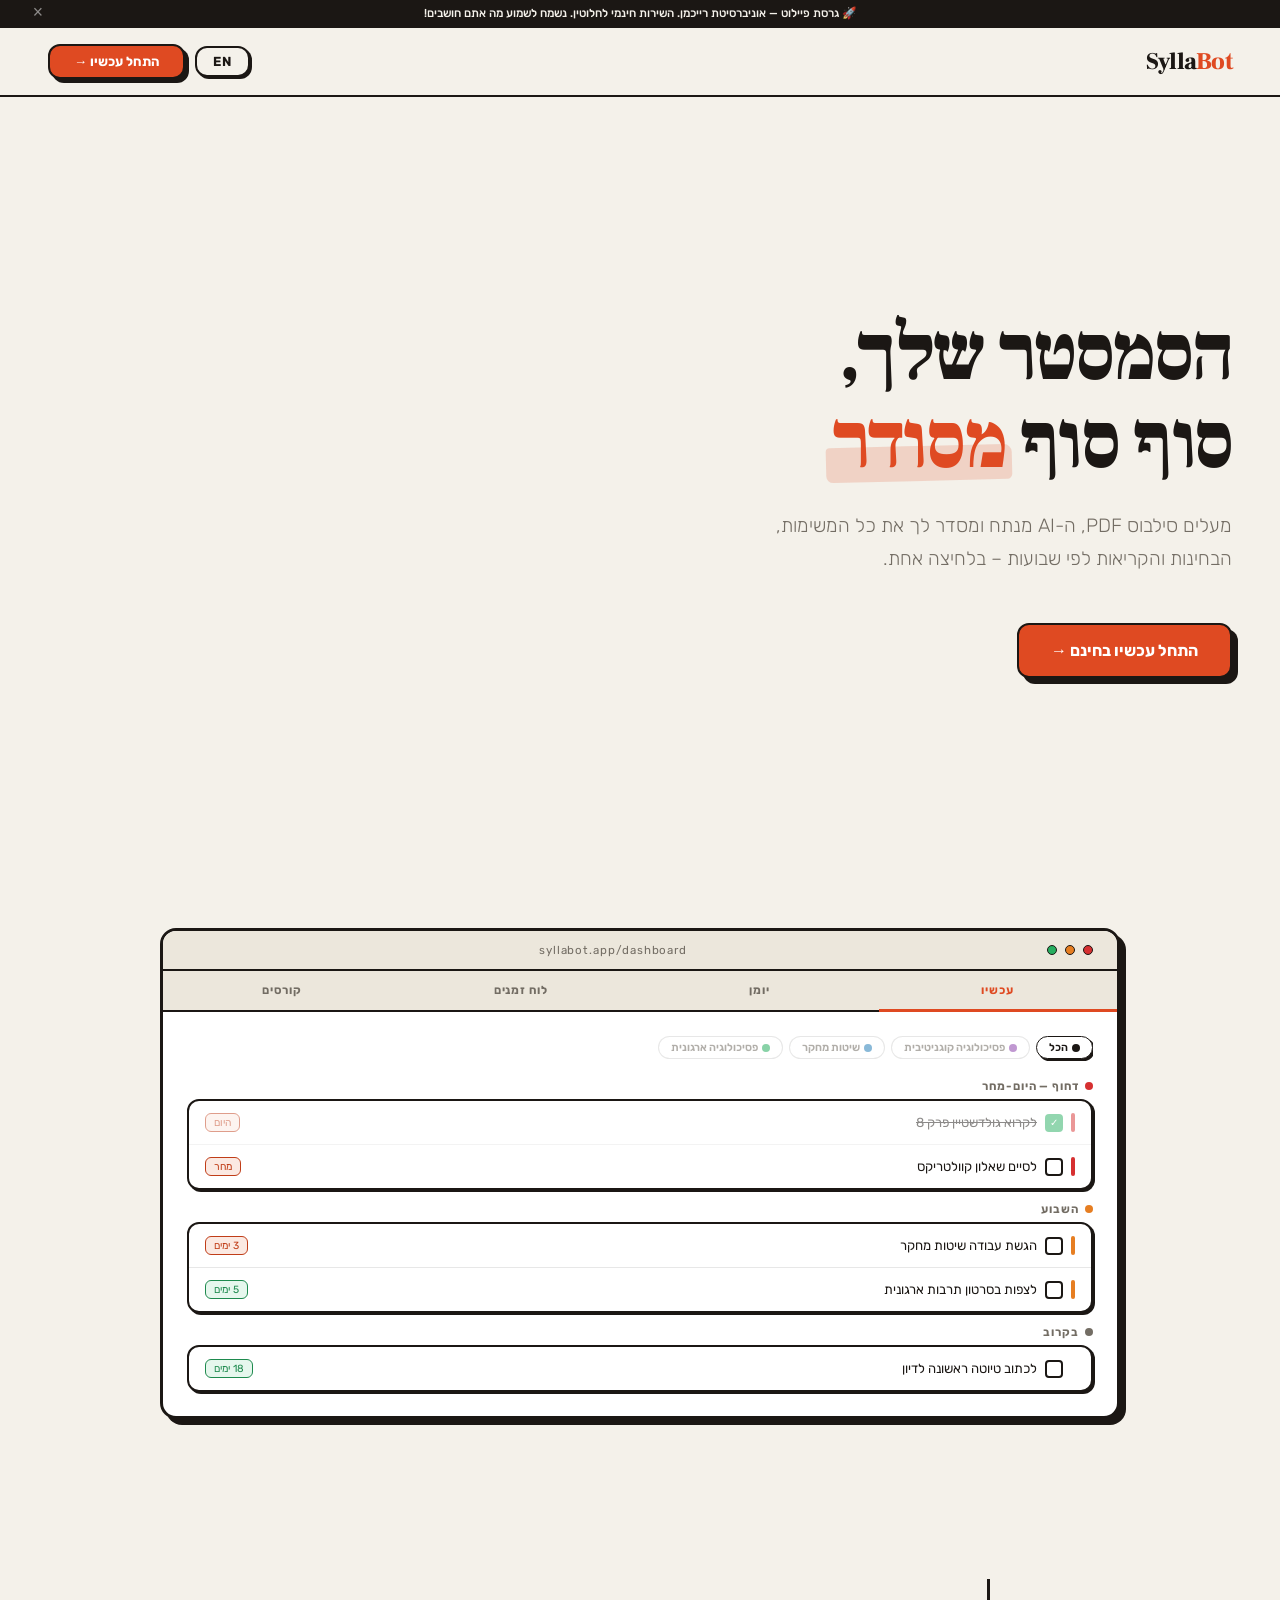
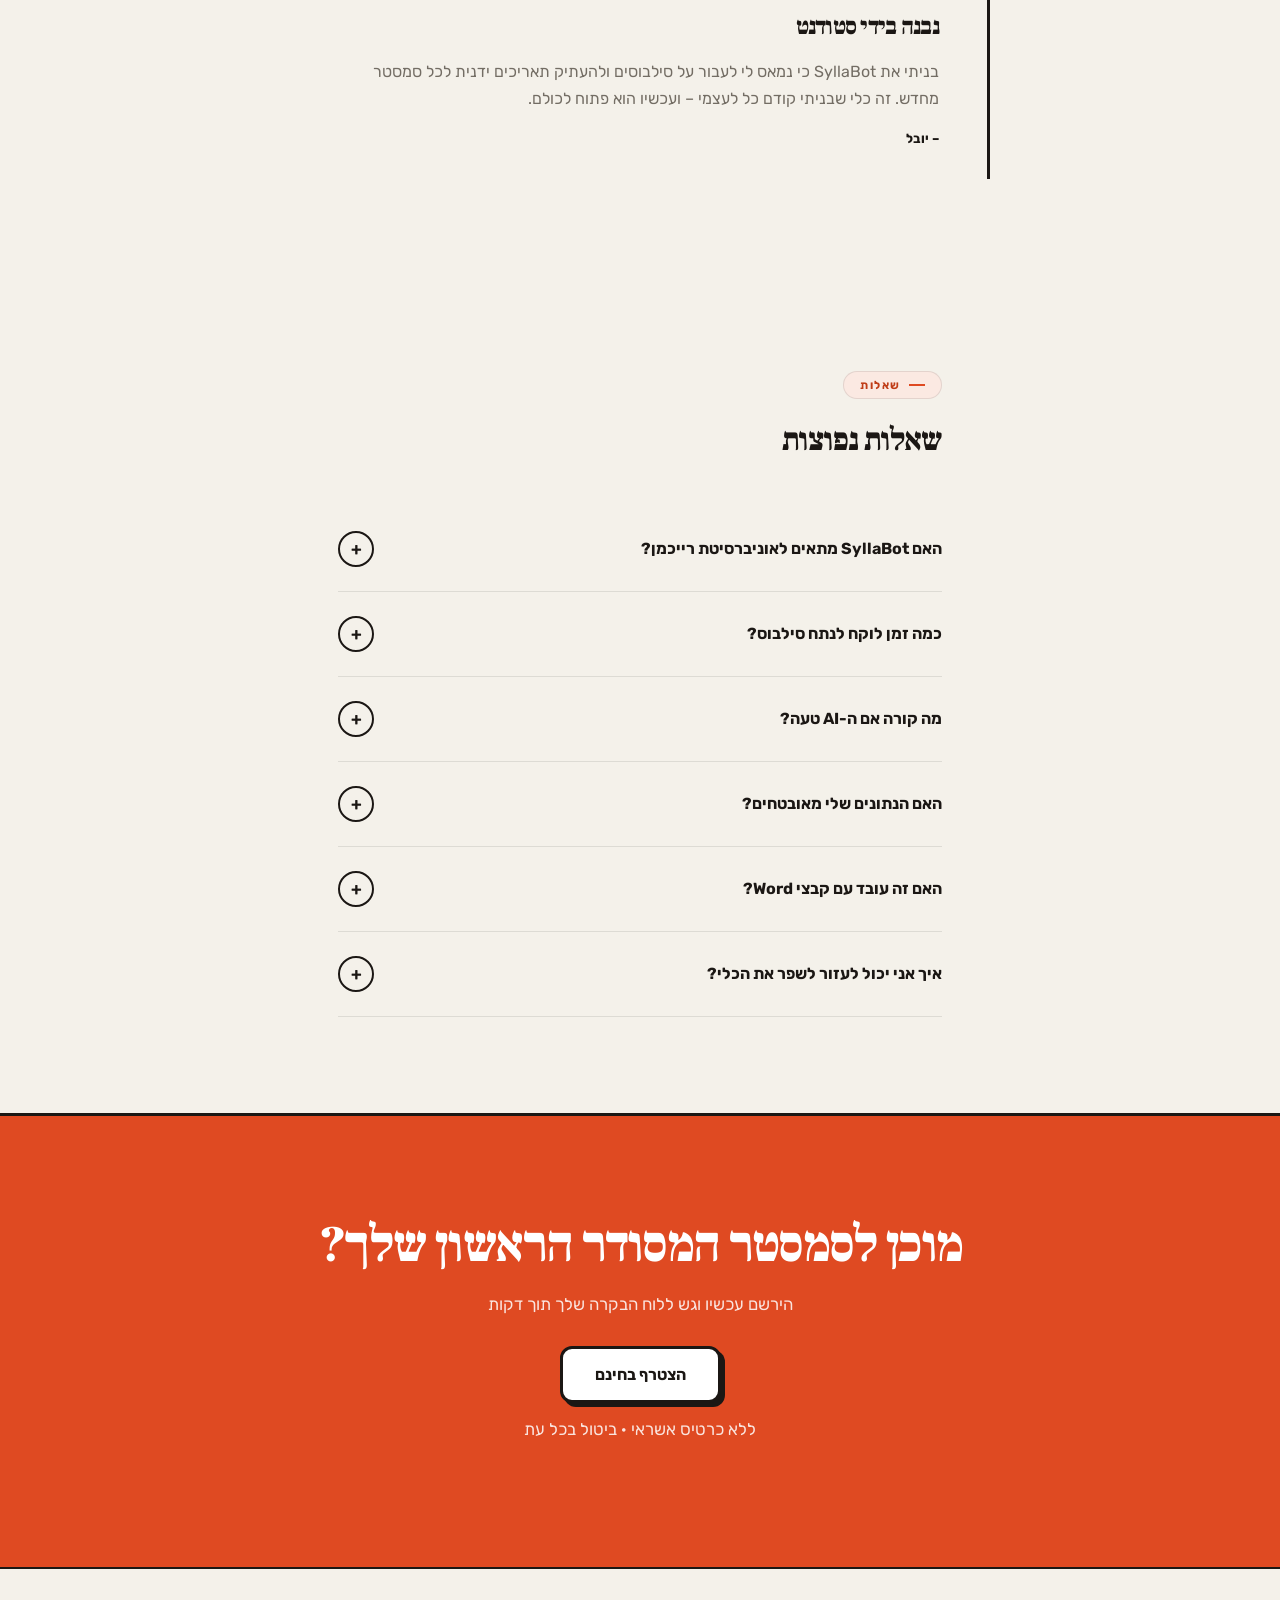
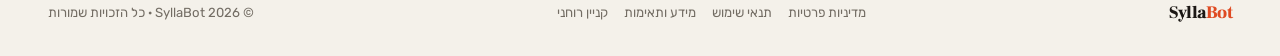
<file: index.html>
<!DOCTYPE html>
<html lang="he" dir="rtl">
<head>
<meta charset="UTF-8">
<meta name="viewport" content="width=device-width, initial-scale=1.0">
<meta name="theme-color" content="#1b1714">
<meta name="apple-mobile-web-app-capable" content="yes">
<meta name="apple-mobile-web-app-status-bar-style" content="black">
<link rel="manifest" href="/SyllabusMaster/manifest.json">
<link rel="apple-touch-icon" href="/SyllabusMaster/icons/icon-192.png">
<title>SyllaBot – הסמסטר שלך, מאורגן</title>
<link rel="preconnect" href="https://fonts.googleapis.com">
<link rel="preconnect" href="https://fonts.gstatic.com" crossorigin>
<link href="https://fonts.googleapis.com/css2?family=Frank+Ruhl+Libre:wght@500;700;800;900&family=Rubik:wght@300;400;500;600;700;800;900&family=Heebo:wght@300;400;500;700;900&display=swap" rel="stylesheet">
<style>
  :root {
    /* ── Fonts ── */
    --font-display:        'Frank Ruhl Libre', 'Rubik', serif;
    --font-body:           'Rubik', 'Heebo', sans-serif;

    /* ── Font Sizes ── */
    --text-xs:             0.72rem;
    --text-sm:             0.82rem;
    --text-base:           1rem;
    --text-md:             1.05rem;
    --text-lg:             1.2rem;
    --text-xl:             1.5rem;
    --text-2xl:            2rem;
    --text-3xl:            clamp(2.4rem, 5vw, 3.2rem);
    --text-4xl:            clamp(3rem, 7vw, 5rem);

    /* ── Font Weights ── */
    --weight-light:        300;
    --weight-normal:       400;
    --weight-medium:       500;
    --weight-semibold:     600;
    --weight-bold:         700;
    --weight-black:        900;

    /* ── Line Heights ── */
    --leading-tight:       1.1;
    --leading-snug:        1.3;
    --leading-normal:      1.5;
    --leading-relaxed:     1.7;

    /* ── Letter Spacing ── */
    --tracking-tight:      -0.03em;
    --tracking-normal:     0;
    --tracking-wide:       0.08em;
    --tracking-wider:      0.14em;

    /* ── Colors: Backgrounds ── */
    --color-bg:            #f4f1ea;
    --color-bg-secondary:  #ece7dc;
    --color-bg-card:       #ffffff;
    --color-bg-inverse:    #1b1714;

    /* ── Colors: Text ── */
    --color-text:          #1b1714;
    --color-text-secondary:#2b2622;
    --color-text-muted:    #736d64;
    --color-text-inverse:  #f4f1ea;
    --color-text-link:     #c03d18;

    /* ── Colors: Accent ── */
    --color-accent:        #df4a22;
    --color-accent-hover:  #c03d18;
    --color-accent-active: #a83515;
    --color-accent-soft:   #fbe9e2;
    --color-accent-text:   #c03d18;

    /* ── Colors: Secondary Accent ── */
    --color-accent2:       #225fa8;
    --color-accent2-soft:  #e8f0fa;

    /* ── Colors: Status ── */
    --color-success:       #27ae60;
    --color-success-soft:  #f6ffed;
    --color-warning:       #e67e22;
    --color-error:         #d63031;
    --color-error-soft:    #fff1f0;

    /* ── Colors: Borders ── */
    --color-border:        rgba(27, 23, 20, 0.10);
    --color-border-strong: rgba(27, 23, 20, 0.18);
    --color-border-ink:    #1b1714;
    --color-border-focus:  #df4a22;

    /* ── Colors: Surfaces ── */
    --color-overlay:       rgba(27, 23, 20, 0.45);

    /* ── Spacing (8px base) ── */
    --space-1:   2px;
    --space-2:   4px;
    --space-3:   6px;
    --space-4:   8px;
    --space-5:   12px;
    --space-6:   16px;
    --space-7:   24px;
    --space-8:   32px;
    --space-9:   48px;
    --space-10:  64px;
    --space-11:  96px;
    --space-12:  128px;

    /* ── Layout ── */
    --max-width-content:   700px;
    --max-width-wide:      960px;
    --max-width-page:      1200px;

    /* ── Border Radius ── */
    --radius-sm:           6px;
    --radius-md:           12px;
    --radius-lg:           16px;
    --radius-pill:         100px;

    /* ── Borders: Structural ── */
    --border-thin:         1.5px solid var(--color-border);
    --border-structural:   2.5px solid var(--color-border-ink);
    --border-heavy:        3px solid var(--color-border-ink);

    /* ── Shadows: Soft ── */
    --shadow-sm:           0 1px 3px rgba(27, 23, 20, 0.06);
    --shadow-md:           0 8px 24px rgba(27, 23, 20, 0.08);
    --shadow-lg:           0 20px 60px rgba(27, 23, 20, 0.12);

    /* ── Shadows: Hard (brutalist) ── */
    --shadow-hard-sm:      2px 2px 0 var(--color-border-ink);
    --shadow-hard-md:      4px 4px 0 var(--color-border-ink);
    --shadow-hard-lg:      6px 6px 0 var(--color-border-ink);
    --shadow-hard-accent:  4px 4px 0 var(--color-accent);

    /* ── Shadows: Press effect ── */
    --shadow-press-rest:   var(--shadow-hard-md);
    --shadow-press-hover:  1px 1px 0 var(--color-border-ink);

    /* ── Shadows: Focus ── */
    --shadow-focus:        0 0 0 3px rgba(223, 74, 34, 0.25);

    /* ── Motion ── */
    --duration-instant:    50ms;
    --duration-fast:       120ms;
    --duration-normal:     200ms;
    --duration-slow:       400ms;
    --duration-slower:     600ms;

    --ease-default:        cubic-bezier(0.4, 0, 0.2, 1);
    --ease-out:            cubic-bezier(0, 0, 0.2, 1);
    --ease-bounce:         cubic-bezier(0.34, 1.56, 0.64, 1);
  }

  * { margin: 0; padding: 0; box-sizing: border-box; }

  body {
    font-family: var(--font-body);
    background: var(--color-bg);
    color: var(--color-text);
    overflow-x: hidden;
    -webkit-font-smoothing: antialiased;
    text-rendering: optimizeLegibility;
  }

  h1, h2, .section-title, .logo, .cta-section h2 {
    font-family: var(--font-display);
    font-weight: var(--weight-black);
    text-wrap: balance;
  }

  /* ── NAV ── */
  nav {
    position: fixed;
    top: 0; left: 0; right: 0;
    z-index: 100;
    padding: var(--space-6) var(--space-9);
    display: flex;
    justify-content: space-between;
    align-items: center;
    border-bottom: var(--border-structural);
    background: var(--color-bg);
  }

  .logo {
    font-size: var(--text-xl);
    font-weight: var(--weight-black);
    letter-spacing: var(--tracking-tight);
    color: var(--color-text);
    text-decoration: none;
  }
  .logo span { color: var(--color-accent); }

  .nav-cta {
    background: var(--color-accent);
    color: #fff;
    border: var(--border-structural);
    padding: var(--space-4) var(--space-7);
    border-radius: var(--radius-md);
    font-family: var(--font-body);
    font-size: var(--text-sm);
    font-weight: var(--weight-bold);
    cursor: pointer;
    text-decoration: none;
    display: inline-block;
    box-shadow: var(--shadow-press-rest);
    transition: transform var(--duration-fast), box-shadow var(--duration-fast), background var(--duration-fast);
  }
  .nav-cta:hover {
    transform: translate(3px, 3px);
    box-shadow: var(--shadow-press-hover);
    background: var(--color-accent-hover);
  }

  /* ── HERO ── */
  .hero {
    min-height: 100vh;
    display: flex;
    flex-direction: column;
    justify-content: center;
    padding: var(--space-12) var(--space-9) var(--space-11);
    position: relative;
  }

  h1 {
    font-size: var(--text-4xl);
    font-weight: var(--weight-black);
    line-height: var(--leading-tight);
    letter-spacing: var(--tracking-tight);
    max-width: 820px;
    opacity: 0;
    animation: fadeUp var(--duration-slower) 0.1s forwards;
  }

  h1 .highlight {
    position: relative;
    color: var(--color-accent);
    display: inline-block;
  }
  h1 .highlight::after {
    content: '';
    position: absolute;
    bottom: 0.06em; left: -0.08em; right: -0.08em;
    height: 0.44em;
    background: var(--color-accent);
    border-radius: 4px 8px 5px 7px;
    opacity: 0.18;
    transform: rotate(-1.4deg);
    z-index: -1;
  }

  .hero-sub {
    font-size: var(--text-lg);
    color: var(--color-text-muted);
    margin-top: var(--space-7);
    max-width: 520px;
    line-height: var(--leading-relaxed);
    font-weight: var(--weight-light);
    opacity: 0;
    animation: fadeUp var(--duration-slower) 0.25s forwards;
  }

  .hero-actions {
    margin-top: var(--space-9);
    opacity: 0;
    animation: fadeUp var(--duration-slower) 0.4s forwards;
  }

  .btn-primary {
    background: var(--color-accent);
    color: #fff;
    border: var(--border-structural);
    padding: var(--space-6) var(--space-8);
    border-radius: var(--radius-md);
    font-family: var(--font-body);
    font-size: var(--text-base);
    font-weight: var(--weight-bold);
    cursor: pointer;
    display: inline-block;
    text-decoration: none;
    box-shadow: var(--shadow-hard-lg);
    transition: transform var(--duration-fast), box-shadow var(--duration-fast), background var(--duration-fast);
  }
  .btn-primary:hover {
    transform: translate(3px, 3px);
    box-shadow: var(--shadow-press-hover);
    background: var(--color-accent-hover);
  }

  @keyframes fadeUp {
    from { opacity: 0; transform: translateY(24px); }
    to   { opacity: 1; transform: translateY(0); }
  }

  /* ── DEMO PREVIEW ── */
  .demo-section {
    padding: 0 var(--space-9) var(--space-10);
    text-align: center;
  }

  .demo-wrapper {
    background: var(--color-bg-card);
    border-radius: var(--radius-lg);
    overflow: hidden;
    position: relative;
    max-width: var(--max-width-wide);
    margin: 0 auto;
    border: var(--border-heavy);
    box-shadow: var(--shadow-hard-lg);
  }

  .demo-topbar {
    background: var(--color-bg-secondary);
    padding: var(--space-5) var(--space-7);
    display: flex;
    align-items: center;
    gap: var(--space-4);
    border-bottom: 2px solid var(--color-border-ink);
  }
  .dot { width: 10px; height: 10px; border-radius: 50%; border: 1.5px solid var(--color-border-ink); }
  .dot.r { background: var(--color-error); }
  .dot.y { background: var(--color-warning); }
  .dot.g { background: var(--color-success); }
  .demo-url {
    flex: 1;
    text-align: center;
    font-size: var(--text-xs);
    color: var(--color-text-muted);
    letter-spacing: var(--tracking-wide);
  }

  .demo-content {
    padding: var(--space-7);
    display: grid;
    grid-template-columns: 1fr 1fr 1fr;
    gap: var(--space-6);
    min-height: 320px;
  }

  .demo-card {
    border-radius: var(--radius-md);
    padding: var(--space-6);
    font-size: var(--text-sm);
    color: var(--color-text);
    text-align: start;
  }
  .demo-card.exams { background: #f9f0fc; border: 2px solid #8e44ad; }
  .demo-card.tasks { background: #eef5fc; border: 2px solid #2980b9; }
  .demo-card.syllabus { background: #eefaf3; border: 2px solid #27ae60; }

  .demo-card-title {
    font-size: var(--text-xs);
    font-weight: var(--weight-bold);
    letter-spacing: var(--tracking-wide);
    text-transform: uppercase;
    color: var(--color-text-muted);
    margin-bottom: var(--space-5);
  }

  .demo-item {
    display: flex;
    align-items: center;
    justify-content: space-between;
    padding: var(--space-3) 0;
    border-bottom: 1px solid var(--color-border);
    gap: var(--space-4);
  }
  .demo-item:last-child { border-bottom: none; }
  .demo-badge {
    font-size: 0.65rem;
    padding: 2px 8px;
    border-radius: var(--radius-sm);
    font-weight: var(--weight-semibold);
    white-space: nowrap;
    border: 1.5px solid;
  }
  .badge-exam { background: #fbe9e2; color: #c03d18; border-color: #c03d18; }
  .badge-task { background: #e8f0fa; color: #1a5090; border-color: #1a5090; }
  .badge-read { background: #e6f7ed; color: #1e8a4e; border-color: #1e8a4e; }
  .badge-lesson { background: #f3e8fc; color: #7b2ea8; border-color: #7b2ea8; }
  .badge-days-red { background: #fbe9e2; color: #c03d18; font-size: 0.65rem; padding: 2px 8px; border-radius: var(--radius-sm); white-space: nowrap; border: 1.5px solid #c03d18; }
  .badge-days-green { background: #e6f7ed; color: #1e8a4e; font-size: 0.65rem; padding: 2px 8px; border-radius: var(--radius-sm); white-space: nowrap; border: 1.5px solid #1e8a4e; }

  .demo-week-label {
    font-size: 0.68rem;
    color: var(--color-text-muted);
    text-transform: uppercase;
    letter-spacing: var(--tracking-wide);
    padding: var(--space-3) 0 var(--space-2);
    margin-top: var(--space-2);
  }

  /* ── DEMO TABS ── */
  .demo-tabs {
    display: flex;
    background: var(--color-bg-secondary);
    border-bottom: 2px solid var(--color-border-ink);
  }
  .demo-tab {
    flex: 1;
    padding: var(--space-5) var(--space-6);
    font-family: var(--font-body);
    font-size: var(--text-xs);
    font-weight: var(--weight-bold);
    letter-spacing: var(--tracking-wide);
    color: var(--color-text-muted);
    background: none;
    border: none;
    border-bottom: 3px solid transparent;
    margin-bottom: -2px;
    cursor: pointer;
    transition: color var(--duration-fast), border-color var(--duration-fast);
    white-space: nowrap;
  }
  .demo-tab:hover { color: var(--color-text); }
  .demo-tab.active {
    color: var(--color-accent);
    border-bottom-color: var(--color-accent);
  }
  .demo-view { display: none; padding: var(--space-7); text-align: start; }
  .demo-view.active { display: block; }

  /* ── Demo: Course filter pills ── */
  .demo-pills {
    display: flex; gap: var(--space-3);
    margin-bottom: var(--space-6);
    overflow-x: auto;
    padding-bottom: var(--space-2);
  }
  .demo-pill {
    display: inline-flex; align-items: center; gap: var(--space-2);
    padding: var(--space-2) var(--space-5);
    border-radius: var(--radius-pill);
    font-size: 0.68rem;
    font-weight: var(--weight-semibold);
    white-space: nowrap;
    border: 1.5px solid var(--color-border-strong);
    background: var(--color-bg-card);
    color: var(--color-text-muted);
    opacity: 0.55;
    transition: opacity var(--duration-fast);
  }
  .demo-pill.active {
    opacity: 1;
    border-color: var(--color-border-ink);
    color: var(--color-text);
    background: var(--color-bg-card);
    box-shadow: var(--shadow-hard-sm);
  }
  .demo-pill-dot { width: 8px; height: 8px; border-radius: 50%; flex-shrink: 0; }

  /* Now view mock */
  .demo-tier { margin-bottom: var(--space-5); }
  .demo-tier:last-child { margin-bottom: 0; }
  .demo-tier-head {
    display: flex; align-items: center; gap: var(--space-3);
    padding-bottom: var(--space-3);
    font-size: var(--text-xs); font-weight: var(--weight-bold);
    letter-spacing: var(--tracking-wide); text-transform: uppercase;
    color: var(--color-text-muted);
  }
  .demo-tier-dot { width: 8px; height: 8px; border-radius: 50%; }
  .demo-tier-dot.crit { background: var(--color-error); }
  .demo-tier-dot.soon { background: var(--color-warning); }
  .demo-tier-dot.ok { background: var(--color-text-muted); }
  .demo-tier-body {
    background: var(--color-bg-card);
    border: var(--border-structural);
    border-radius: var(--radius-md);
    box-shadow: var(--shadow-hard-sm);
    overflow: hidden;
  }
  .demo-fi {
    display: flex; align-items: center; gap: var(--space-4);
    padding: var(--space-5) var(--space-6);
    font-size: var(--text-sm);
    border-bottom: 1px solid var(--color-border);
  }
  .demo-fi:last-child { border-bottom: none; }
  .demo-fi.done { opacity: 0.5; }
  .demo-fi.done .demo-fi-t { text-decoration: line-through; }
  .demo-fi-bar { width: 4px; align-self: stretch; border-radius: 2px; flex-shrink: 0; }
  .demo-fi-bar.crit { background: var(--color-error); }
  .demo-fi-bar.soon { background: var(--color-warning); }
  .demo-fi-chk {
    width: 18px; height: 18px; border: 2px solid var(--color-border-ink);
    border-radius: 4px; flex-shrink: 0;
    display: flex; align-items: center; justify-content: center;
    font-size: 0.6rem; color: white;
  }
  .demo-fi-chk.on { background: var(--color-success); border-color: var(--color-success); }
  .demo-fi-t { flex: 1; }

  /* Calendar view mock */
  .demo-cal-head {
    display: flex; align-items: center; justify-content: space-between;
    margin-bottom: var(--space-5);
  }
  .demo-cal-title { font-family: var(--font-display); font-size: var(--text-lg); font-weight: var(--weight-bold); }
  .demo-cal-arrows { display: flex; gap: var(--space-3); }
  .demo-cal-arr {
    width: 30px; height: 30px;
    border: var(--border-structural); border-radius: var(--radius-sm);
    background: var(--color-bg-card); display: flex;
    align-items: center; justify-content: center; font-size: 0.75rem;
  }
  .demo-cal-grid {
    display: grid; grid-template-columns: repeat(7, 1fr); gap: 1px;
    background: var(--color-border);
    border: var(--border-structural); border-radius: var(--radius-md);
    overflow: hidden;
  }
  .demo-cal-dn {
    padding: var(--space-3); text-align: center;
    font-size: 0.68rem; font-weight: var(--weight-bold);
    color: var(--color-text-muted); background: var(--color-bg-secondary);
  }
  .demo-cal-c {
    min-height: 48px; padding: var(--space-2) var(--space-3);
    background: var(--color-bg-card);
  }
  .demo-cal-c.empty { background: var(--color-bg-secondary); opacity: 0.3; }
  .demo-cal-c.today {
    background: var(--color-accent-soft);
    box-shadow: inset 0 0 0 2px var(--color-accent);
  }
  .demo-cal-c .n { font-size: 0.7rem; font-weight: var(--weight-medium); }
  .demo-cal-c.today .n { font-weight: var(--weight-bold); color: var(--color-accent); }
  .demo-cal-c .dots { display: flex; gap: 2px; margin-top: 2px; flex-wrap: wrap; }
  .demo-cal-c .dots span { width: 6px; height: 6px; border-radius: 50%; }
  .demo-cal-next {
    margin-top: var(--space-5);
    padding: var(--space-5) var(--space-6);
    background: var(--color-accent-soft);
    border: var(--border-structural); border-radius: var(--radius-md);
    display: flex; align-items: center; gap: var(--space-4);
    font-size: var(--text-sm);
  }
  .demo-cal-next strong { font-size: var(--text-xs); color: var(--color-accent-text); letter-spacing: var(--tracking-wide); }

  /* Schedule view mock */
  .demo-sch-head {
    display: flex; align-items: center; justify-content: space-between;
    margin-bottom: var(--space-6);
  }
  .demo-sch-week { font-family: var(--font-display); font-size: var(--text-lg); font-weight: var(--weight-bold); }
  .demo-cg { margin-bottom: var(--space-5); }
  .demo-cg:last-child { margin-bottom: 0; }
  .demo-cg-label {
    display: flex; align-items: center; gap: var(--space-3);
    padding-bottom: var(--space-3);
    font-size: var(--text-xs); font-weight: var(--weight-bold); color: var(--color-text-muted);
  }
  .demo-cg-dot { width: 10px; height: 10px; border-radius: 50%; }
  .demo-cg-items {
    background: var(--color-bg-card);
    border: var(--border-structural); border-radius: var(--radius-md);
    box-shadow: var(--shadow-hard-sm); overflow: hidden;
  }

  /* Courses view mock */
  .demo-sync-bar {
    display: flex; align-items: center; gap: var(--space-3);
    margin-bottom: var(--space-5);
    font-size: var(--text-xs); color: var(--color-success); font-weight: var(--weight-medium);
  }
  .demo-sync-d { width: 8px; height: 8px; border-radius: 50%; background: var(--color-success); }
  .demo-cc {
    background: var(--color-bg-card);
    border: var(--border-structural); border-radius: var(--radius-md);
    box-shadow: var(--shadow-hard-sm); margin-bottom: var(--space-4); overflow: hidden;
  }
  .demo-cc:last-child { margin-bottom: 0; }
  .demo-cc-head {
    display: flex; align-items: center; gap: var(--space-4);
    padding: var(--space-5) var(--space-6);
  }
  .demo-cc-dot { width: 12px; height: 12px; border-radius: 50%; flex-shrink: 0; }
  .demo-cc-name { flex: 1; font-family: var(--font-display); font-weight: var(--weight-bold); font-size: var(--text-sm); }
  .demo-cc-cnt {
    font-size: 0.65rem; padding: 2px 8px;
    border-radius: var(--radius-pill);
    background: var(--color-bg-secondary); color: var(--color-text-muted);
    font-weight: var(--weight-semibold); border: 1px solid var(--color-border-strong);
  }
  .demo-cc-chev { font-size: 0.75rem; color: var(--color-text-muted); transition: transform var(--duration-fast); }
  .demo-cc.open .demo-cc-chev { transform: rotate(90deg); }
  .demo-cc-body { display: none; border-top: 1px solid var(--color-border); }
  .demo-cc.open .demo-cc-body { display: block; }
  .demo-cc-row {
    display: flex; align-items: center; justify-content: space-between;
    padding: var(--space-4) var(--space-6);
    font-size: var(--text-sm);
    border-bottom: 1px solid var(--color-border);
  }
  .demo-cc-row:last-child { border-bottom: none; }

  /* ── ABOUT (Built by a student) ── */
  .about-section {
    padding: var(--space-11) var(--space-9);
    display: flex;
    justify-content: center;
  }

  .about-card {
    max-width: var(--max-width-content);
    width: 100%;
    border-right: var(--border-heavy);
    padding: var(--space-8) var(--space-9);
  }
  [dir="ltr"] .about-card {
    border-right: none;
    border-left: var(--border-heavy);
  }

  .about-title {
    font-family: var(--font-display);
    font-size: var(--text-xl);
    font-weight: var(--weight-black);
    letter-spacing: var(--tracking-tight);
    margin-bottom: var(--space-6);
  }

  .about-body {
    font-size: var(--text-base);
    color: var(--color-text-muted);
    line-height: var(--leading-relaxed);
    margin-bottom: var(--space-6);
  }

  .about-name {
    font-size: var(--text-sm);
    font-weight: var(--weight-bold);
    color: var(--color-text);
  }

  /* ── SHARED SECTION STYLES ── */
  .section-label {
    font-size: var(--text-xs);
    font-weight: var(--weight-bold);
    letter-spacing: var(--tracking-wider);
    text-transform: uppercase;
    color: var(--color-accent-text);
    margin-bottom: var(--space-7);
    display: inline-flex;
    align-items: center;
    gap: var(--space-4);
    background: var(--color-accent-soft);
    border: var(--border-thin);
    padding: var(--space-3) var(--space-6);
    border-radius: var(--radius-pill);
  }
  .section-label::before { content: ''; display: block; width: 16px; height: 2px; background: var(--color-accent); }

  .section-title {
    font-size: var(--text-2xl);
    font-weight: var(--weight-black);
    letter-spacing: var(--tracking-tight);
    line-height: var(--leading-tight);
    margin-bottom: var(--space-9);
  }

  /* ── PILOT BANNER ── */
  #pilot-banner {
    background: var(--color-bg-inverse);
    color: var(--color-text-inverse);
    text-align: center;
    padding: var(--space-3) var(--space-6);
    font-size: var(--text-xs);
    font-weight: var(--weight-medium);
    position: relative;
    z-index: 200;
    display: flex;
    align-items: center;
    justify-content: center;
    gap: var(--space-5);
    border-bottom: var(--border-structural);
  }
  #pilot-banner.hidden { display: none; }
  #pilot-banner-dismiss {
    position: absolute;
    left: var(--space-6);
    background: none;
    border: none;
    color: rgba(255,255,255,0.5);
    font-size: 1.1rem;
    cursor: pointer;
    line-height: 1;
    min-width: 44px;
    min-height: 44px;
    display: flex;
    align-items: center;
    justify-content: center;
    transition: color var(--duration-fast);
  }
  #pilot-banner-dismiss:hover { color: white; }
  @media (max-width: 768px) { #pilot-banner { padding: var(--space-3) var(--space-8) var(--space-3) var(--space-5); font-size: var(--text-xs); } }

  /* ── LANG TOGGLE ── */
  .lang-toggle {
    background: var(--color-bg);
    color: var(--color-text);
    border: var(--border-structural);
    padding: var(--space-3) var(--space-6);
    border-radius: var(--radius-md);
    font-family: var(--font-body);
    font-size: var(--text-sm);
    font-weight: var(--weight-bold);
    cursor: pointer;
    letter-spacing: var(--tracking-wide);
    box-shadow: var(--shadow-hard-sm);
    transition: transform var(--duration-fast), box-shadow var(--duration-fast);
  }
  .lang-toggle:hover {
    transform: translate(2px, 2px);
    box-shadow: none;
  }

  /* ── FAQ ── */
  .faq-section {
    padding: var(--space-11) var(--space-9);
    max-width: var(--max-width-content);
    margin: 0 auto;
  }

  .faq-item {
    border-bottom: var(--border-thin);
    padding: var(--space-7) 0;
    cursor: pointer;
    min-height: 44px;
  }

  .faq-q {
    font-size: var(--text-base);
    font-weight: var(--weight-bold);
    display: flex;
    justify-content: space-between;
    align-items: center;
    gap: var(--space-6);
  }

  .faq-icon {
    width: 36px; height: 36px;
    border-radius: 50%;
    border: 2px solid var(--color-border-ink);
    display: flex;
    align-items: center;
    justify-content: center;
    flex-shrink: 0;
    font-size: 1.1rem;
    color: var(--color-text);
    transition: transform var(--duration-normal), background var(--duration-fast);
  }
  .faq-item:hover .faq-icon {
    border-color: var(--color-accent);
    color: var(--color-accent);
  }
  .faq-item.open .faq-icon {
    transform: rotate(45deg);
    background: var(--color-text);
    color: var(--color-bg);
    border-color: var(--color-text);
  }

  .faq-a {
    font-size: var(--text-sm);
    color: var(--color-text-muted);
    line-height: var(--leading-relaxed);
    max-height: 0;
    overflow: hidden;
    transition: max-height var(--duration-slow) ease, margin-top var(--duration-normal);
  }
  .faq-item.open .faq-a { max-height: 300px; margin-top: var(--space-6); }

  /* ── CTA FOOTER ── */
  .cta-section {
    background: var(--color-accent);
    color: white;
    padding: var(--space-11) var(--space-9);
    text-align: center;
    border-top: var(--border-heavy);
  }

  .cta-section h2 {
    font-size: var(--text-3xl);
    font-weight: var(--weight-black);
    letter-spacing: var(--tracking-tight);
    margin-bottom: var(--space-6);
  }

  .cta-section p {
    font-size: var(--text-md);
    opacity: 0.85;
    margin-bottom: var(--space-8);
  }

  .btn-white {
    background: white;
    color: var(--color-text);
    border: var(--border-heavy);
    padding: var(--space-6) var(--space-8);
    border-radius: var(--radius-md);
    font-family: var(--font-body);
    font-size: var(--text-base);
    font-weight: var(--weight-bold);
    cursor: pointer;
    display: inline-block;
    text-decoration: none;
    box-shadow: var(--shadow-press-rest);
    transition: transform var(--duration-fast), box-shadow var(--duration-fast);
  }
  .btn-white:hover {
    transform: translate(3px, 3px);
    box-shadow: var(--shadow-press-hover);
  }

  .cta-note {
    margin-top: var(--space-6);
    font-size: var(--text-sm);
    opacity: 0.65;
  }

  /* ── FOOTER ── */
  footer {
    padding: var(--space-8) var(--space-9);
    display: flex;
    justify-content: space-between;
    align-items: center;
    border-top: var(--border-structural);
    flex-wrap: wrap;
    gap: var(--space-6);
  }

  footer .logo { font-size: 1.1rem; }
  footer p { font-size: var(--text-sm); color: var(--color-text-muted); }
  .footer-links { display: flex; gap: var(--space-6); flex-wrap: wrap; }
  .footer-links a { font-size: var(--text-sm); color: var(--color-text-muted); text-decoration: none; }
  .footer-links a:hover { color: var(--color-accent); }

  /* ── SCROLL REVEAL ── */
  .reveal { opacity: 0; transform: translateY(30px); transition: opacity 0.7s, transform 0.7s; }
  .reveal.visible { opacity: 1; transform: none; }

  /* ── RESPONSIVE ── */
  @media (max-width: 768px) {
    nav { padding: var(--space-6) var(--space-7); }
    .hero { padding: var(--space-11) var(--space-7) var(--space-10); }
    .demo-section, .faq-section { padding-left: var(--space-7); padding-right: var(--space-7); }
    .demo-tab { font-size: 0.65rem; padding: var(--space-4); }
    .demo-cal-c { min-height: 38px; }
    .about-section { padding: var(--space-10) var(--space-7); }
    .about-card { padding: var(--space-7); }
    footer { flex-direction: column; text-align: center; }
    .cta-section { padding: var(--space-11) var(--space-7); }
  }
  @media (max-width: 375px) {
    .hero h1 { font-size: clamp(2rem, 10vw, 3rem); }
    .nav-cta { padding: var(--space-4) var(--space-6); font-size: var(--text-xs); }
  }

  /* ── Reduced Motion ── */
  @media (prefers-reduced-motion: reduce) {
    .fadeUp, .reveal { animation: none !important; opacity: 1 !important; transform: none !important; }
    .btn-primary, .nav-cta, .btn-white, .lang-toggle { transition: none; }
  }

  .skip-link { position: absolute; top: -100px; left: 0; background: var(--color-bg-card); color: var(--color-text); padding: var(--space-4) var(--space-6); z-index: 10000; font-family: var(--font-body); border: var(--border-structural); }
  .skip-link:focus { top: 0; }

</style>
</head>
<body>
<a href="#main-content" class="skip-link" data-i18n="skipLink">Skip to content</a>

<!-- PILOT BANNER -->
<div id="pilot-banner">
  <span id="pilot-banner-text">🚀 גרסת פיילוט — אוניברסיטת רייכמן. השירות חינמי לחלוטין. נשמח לשמוע מה אתם חושבים!</span>
  <button id="pilot-banner-dismiss" onclick="dismissBanner()" aria-label="סגור">×</button>
</div>

<!-- NAV -->
<nav>
  <a href="#" class="logo">Sylla<span>Bot</span></a>
  <div style="display:flex;gap:10px;align-items:center">
    <button class="lang-toggle" id="lang-toggle" onclick="toggleLang()" aria-label="Switch language">EN</button>
    <a href="auth.html" class="nav-cta" data-i18n="navCta">התחל עכשיו &rarr;</a>
  </div>
</nav>

<!-- HERO -->
<section class="hero" id="main-content">
  <h1 data-i18n="heroTitle">הסמסטר שלך,<br>סוף סוף <span class="highlight">מסודר</span></h1>

  <p class="hero-sub" data-i18n="heroSub">
    מעלים סילבוס PDF, ה-AI מנתח ומסדר לך את כל המשימות, הבחינות והקריאות לפי שבועות – בלחיצה אחת.
  </p>

  <div class="hero-actions">
    <a href="auth.html" class="btn-primary" data-i18n="heroBtnPrimary">התחל עכשיו בחינם &rarr;</a>
  </div>
</section>

<!-- DEMO PREVIEW -->
<section class="demo-section">
  <div class="demo-wrapper">
    <div class="demo-topbar">
      <div class="dot r"></div><div class="dot y"></div><div class="dot g"></div>
      <div class="demo-url">syllabot.app/dashboard</div>
    </div>
    <!-- Tab strip -->
    <div class="demo-tabs" role="tablist">
      <button class="demo-tab active" role="tab" aria-selected="true" data-view="now" data-i18n="demoTabNow">עכשיו</button>
      <button class="demo-tab" role="tab" aria-selected="false" data-view="cal" data-i18n="demoTabCalendar">יומן</button>
      <button class="demo-tab" role="tab" aria-selected="false" data-view="sched" data-i18n="demoTabSchedule">לוח זמנים</button>
      <button class="demo-tab" role="tab" aria-selected="false" data-view="courses" data-i18n="demoTabCourses">קורסים</button>
    </div>

    <!-- NOW VIEW -->
    <div class="demo-view active" data-panel="now">
      <!-- Course filter pills -->
      <div class="demo-pills">
        <span class="demo-pill active"><span class="demo-pill-dot" style="background:var(--color-text)"></span> <span data-i18n="demoPillAll">הכל</span></span>
        <span class="demo-pill"><span class="demo-pill-dot" style="background:#8e44ad"></span> <span data-i18n="demoCogPsych">פסיכולוגיה קוגניטיבית</span></span>
        <span class="demo-pill"><span class="demo-pill-dot" style="background:#2980b9"></span> <span data-i18n="demoSchResearch">שיטות מחקר</span></span>
        <span class="demo-pill"><span class="demo-pill-dot" style="background:#27ae60"></span> <span data-i18n="demoOrgPsych">פסיכולוגיה ארגונית</span></span>
      </div>
      <div class="demo-tier">
        <div class="demo-tier-head">
          <span class="demo-tier-dot crit"></span>
          <span data-i18n="demoNowCrit">דחוף — היום-מחר</span>
        </div>
        <div class="demo-tier-body">
          <div class="demo-fi done">
            <div class="demo-fi-bar crit"></div>
            <div class="demo-fi-chk on">✓</div>
            <span class="demo-fi-t" data-i18n="demoReadGoldstein">לקרוא גולדשטיין פרק 8</span>
            <span class="badge-days-red" data-i18n="demoNowToday">היום</span>
          </div>
          <div class="demo-fi">
            <div class="demo-fi-bar crit"></div>
            <div class="demo-fi-chk"></div>
            <span class="demo-fi-t" data-i18n="demoFinishQualtrics">לסיים שאלון קוולטריקס</span>
            <span class="badge-days-red" data-i18n="demoNowTomorrow">מחר</span>
          </div>
        </div>
      </div>
      <div class="demo-tier">
        <div class="demo-tier-head">
          <span class="demo-tier-dot soon"></span>
          <span data-i18n="demoNowSoon">השבוע</span>
        </div>
        <div class="demo-tier-body">
          <div class="demo-fi">
            <div class="demo-fi-bar soon"></div>
            <div class="demo-fi-chk"></div>
            <span class="demo-fi-t" data-i18n="demoResearchPaper">הגשת עבודה שיטות מחקר</span>
            <span class="badge-days-red" data-i18n="demoDays3">3 ימים</span>
          </div>
          <div class="demo-fi">
            <div class="demo-fi-bar soon"></div>
            <div class="demo-fi-chk"></div>
            <span class="demo-fi-t" data-i18n="demoWatchVideo">לצפות בסרטון תרבות ארגונית</span>
            <span class="badge-days-green" data-i18n="demoDays5">5 ימים</span>
          </div>
        </div>
      </div>
      <div class="demo-tier">
        <div class="demo-tier-head">
          <span class="demo-tier-dot ok"></span>
          <span data-i18n="demoNowUpcoming">בקרוב</span>
        </div>
        <div class="demo-tier-body">
          <div class="demo-fi">
            <div class="demo-fi-bar"></div>
            <div class="demo-fi-chk"></div>
            <span class="demo-fi-t" data-i18n="demoWriteDraft">לכתוב טיוטה ראשונה לדיון</span>
            <span class="badge-days-green" data-i18n="demoDays18">18 ימים</span>
          </div>
        </div>
      </div>
    </div>

    <!-- CALENDAR VIEW -->
    <div class="demo-view" data-panel="cal">
      <div class="demo-cal-head">
        <div class="demo-cal-arrows"><div class="demo-cal-arr">&rsaquo;</div></div>
        <div class="demo-cal-title" data-i18n="demoCalMonth">יוני 2026</div>
        <div class="demo-cal-arrows"><div class="demo-cal-arr">&lsaquo;</div></div>
      </div>
      <div class="demo-cal-grid">
        <div class="demo-cal-dn" data-i18n="demoCalSun">א׳</div>
        <div class="demo-cal-dn" data-i18n="demoCalMon">ב׳</div>
        <div class="demo-cal-dn" data-i18n="demoCalTue">ג׳</div>
        <div class="demo-cal-dn" data-i18n="demoCalWed">ד׳</div>
        <div class="demo-cal-dn" data-i18n="demoCalThu">ה׳</div>
        <div class="demo-cal-dn" data-i18n="demoCalFri">ו׳</div>
        <div class="demo-cal-dn" data-i18n="demoCalSat">ש׳</div>
        <div class="demo-cal-c empty"></div>
        <div class="demo-cal-c"><span class="n">1</span></div>
        <div class="demo-cal-c"><span class="n">2</span></div>
        <div class="demo-cal-c"><span class="n">3</span><div class="dots"><span style="background:#2980b9"></span></div></div>
        <div class="demo-cal-c"><span class="n">4</span></div>
        <div class="demo-cal-c"><span class="n">5</span></div>
        <div class="demo-cal-c"><span class="n">6</span></div>
        <div class="demo-cal-c"><span class="n">7</span></div>
        <div class="demo-cal-c"><span class="n">8</span><div class="dots"><span style="background:#8e44ad"></span><span style="background:#2980b9"></span></div></div>
        <div class="demo-cal-c"><span class="n">9</span></div>
        <div class="demo-cal-c"><span class="n">10</span></div>
        <div class="demo-cal-c"><span class="n">11</span><div class="dots"><span style="background:#27ae60"></span></div></div>
        <div class="demo-cal-c"><span class="n">12</span></div>
        <div class="demo-cal-c"><span class="n">13</span></div>
        <div class="demo-cal-c"><span class="n">14</span></div>
        <div class="demo-cal-c today"><span class="n">15</span><div class="dots"><span style="background:#c03d18"></span></div></div>
        <div class="demo-cal-c"><span class="n">16</span></div>
        <div class="demo-cal-c"><span class="n">17</span><div class="dots"><span style="background:#8e44ad"></span></div></div>
        <div class="demo-cal-c"><span class="n">18</span></div>
        <div class="demo-cal-c"><span class="n">19</span></div>
        <div class="demo-cal-c"><span class="n">20</span></div>
        <div class="demo-cal-c"><span class="n">21</span></div>
        <div class="demo-cal-c"><span class="n">22</span><div class="dots"><span style="background:#2980b9"></span><span style="background:#27ae60"></span></div></div>
        <div class="demo-cal-c"><span class="n">23</span></div>
        <div class="demo-cal-c"><span class="n">24</span></div>
        <div class="demo-cal-c"><span class="n">25</span><div class="dots"><span style="background:#c03d18"></span></div></div>
        <div class="demo-cal-c"><span class="n">26</span></div>
        <div class="demo-cal-c"><span class="n">27</span></div>
        <div class="demo-cal-c"><span class="n">28</span></div>
        <div class="demo-cal-c"><span class="n">29</span><div class="dots"><span style="background:#8e44ad"></span></div></div>
        <div class="demo-cal-c"><span class="n">30</span></div>
        <div class="demo-cal-c empty"></div>
        <div class="demo-cal-c empty"></div>
        <div class="demo-cal-c empty"></div>
        <div class="demo-cal-c empty"></div>
      </div>
      <div class="demo-cal-next">
        <span style="width:8px;height:8px;border-radius:50%;background:#c03d18;flex-shrink:0"></span>
        <strong data-i18n="demoCalNextLabel">הבא בתור:</strong>
        <span data-i18n="demoCalNextItem">מבחן פסיכולוגיה קוגניטיבית — 3 ימים</span>
      </div>
    </div>

    <!-- SCHEDULE VIEW -->
    <div class="demo-view" data-panel="sched">
      <div class="demo-sch-head">
        <div class="demo-cal-arrows"><div class="demo-cal-arr">&rsaquo;</div></div>
        <div class="demo-sch-week" data-i18n="demoSchWeek">שבוע 7 מתוך 14</div>
        <div class="demo-cal-arrows"><div class="demo-cal-arr">&lsaquo;</div></div>
      </div>
      <div class="demo-cg">
        <div class="demo-cg-label">
          <span class="demo-cg-dot" style="background:#8e44ad"></span>
          <span data-i18n="demoCogPsych">פסיכולוגיה קוגניטיבית</span>
        </div>
        <div class="demo-cg-items">
          <div class="demo-fi">
            <div class="demo-fi-chk on">✓</div>
            <span class="demo-fi-t"><span class="demo-badge badge-read" data-i18n="demoBadgeRead">קריאה</span> <span data-i18n="demoWixted" style="font-size:0.78rem;margin-inline-start:6px">Wixted וגולדשטיין</span></span>
          </div>
          <div class="demo-fi">
            <div class="demo-fi-chk"></div>
            <span class="demo-fi-t"><span class="demo-badge badge-lesson" data-i18n="demoBadgeQuiz">בוחן</span> <span data-i18n="demoConsolidation" style="font-size:0.78rem;margin-inline-start:6px">מיצוק ורה-קונסולידציה</span></span>
          </div>
        </div>
      </div>
      <div class="demo-cg">
        <div class="demo-cg-label">
          <span class="demo-cg-dot" style="background:#27ae60"></span>
          <span data-i18n="demoOrgPsych">פסיכולוגיה ארגונית</span>
        </div>
        <div class="demo-cg-items">
          <div class="demo-fi">
            <div class="demo-fi-chk"></div>
            <span class="demo-fi-t"><span class="demo-badge badge-lesson" data-i18n="demoBadgeLesson">שיעור</span> <span data-i18n="demoEmotions" style="font-size:0.78rem;margin-inline-start:6px">רגשות ושביעות רצון</span></span>
          </div>
        </div>
      </div>
      <div class="demo-cg">
        <div class="demo-cg-label">
          <span class="demo-cg-dot" style="background:#2980b9"></span>
          <span data-i18n="demoSchResearch">שיטות מחקר</span>
        </div>
        <div class="demo-cg-items">
          <div class="demo-fi">
            <div class="demo-fi-chk"></div>
            <span class="demo-fi-t"><span class="demo-badge badge-task" data-i18n="demoBadgeTask">מטלה</span> <span data-i18n="demoSchDraft" style="font-size:0.78rem;margin-inline-start:6px">הגשת טיוטה ראשונה</span></span>
          </div>
        </div>
      </div>
    </div>

    <!-- COURSES VIEW -->
    <div class="demo-view" data-panel="courses">
      <div class="demo-sync-bar">
        <span class="demo-sync-d"></span>
        <span data-i18n="demoSyncLabel">מסונכרן · עודכן לפני 2 שעות</span>
      </div>
      <div class="demo-cc open">
        <div class="demo-cc-head">
          <span class="demo-cc-dot" style="background:#8e44ad"></span>
          <span class="demo-cc-name" data-i18n="demoCogPsych">פסיכולוגיה קוגניטיבית</span>
          <span class="demo-cc-cnt" data-i18n="demoCourseCount1">8 אירועים</span>
          <span class="demo-cc-chev">◂</span>
        </div>
        <div class="demo-cc-body">
          <div class="demo-cc-row">
            <span><span class="demo-badge badge-exam" data-i18n="demoBadgeExam">מבחן</span> <span style="font-size:0.78rem;margin-inline-start:4px" data-i18n="demoSchMidterm">מבחן אמצע</span></span>
            <span class="badge-days-red" data-i18n="demoDays3">3 ימים</span>
          </div>
          <div class="demo-cc-row">
            <span><span class="demo-badge badge-read" data-i18n="demoBadgeRead">קריאה</span> <span style="font-size:0.78rem;margin-inline-start:4px" data-i18n="demoWixted">Wixted וגולדשטיין</span></span>
            <span class="badge-days-green" data-i18n="demoDays5">5 ימים</span>
          </div>
        </div>
      </div>
      <div class="demo-cc">
        <div class="demo-cc-head">
          <span class="demo-cc-dot" style="background:#27ae60"></span>
          <span class="demo-cc-name" data-i18n="demoOrgPsych">פסיכולוגיה ארגונית</span>
          <span class="demo-cc-cnt" data-i18n="demoCourseCount2">5 אירועים</span>
          <span class="demo-cc-chev">◂</span>
        </div>
      </div>
      <div class="demo-cc">
        <div class="demo-cc-head">
          <span class="demo-cc-dot" style="background:#2980b9"></span>
          <span class="demo-cc-name" data-i18n="demoSchResearch">שיטות מחקר</span>
          <span class="demo-cc-cnt" data-i18n="demoCourseCount3">6 אירועים</span>
          <span class="demo-cc-chev">◂</span>
        </div>
      </div>
      <div class="demo-cc">
        <div class="demo-cc-head">
          <span class="demo-cc-dot" style="background:#c03d18"></span>
          <span class="demo-cc-name" data-i18n="demoClinPsych">פסיכולוגיה קלינית</span>
          <span class="demo-cc-cnt" data-i18n="demoCourseCount4">4 אירועים</span>
          <span class="demo-cc-chev">◂</span>
        </div>
      </div>
    </div>
  </div>
</section>

<!-- ABOUT -->
<section class="about-section reveal">
  <div class="about-card">
    <h2 class="about-title" data-i18n="aboutTitle">נבנה בידי סטודנט</h2>
    <p class="about-body" data-i18n="aboutBody">בניתי את SyllaBot כי נמאס לי לעבור על סילבוסים ולהעתיק תאריכים ידנית לכל סמסטר מחדש. זה כלי שבניתי קודם כל לעצמי – ועכשיו הוא פתוח לכולם.</p>
    <span class="about-name" data-i18n="aboutName">– יובל</span>
  </div>
</section>

<!-- FAQ -->
<section class="faq-section">
  <div class="section-label" data-i18n="faqLabel">שאלות</div>
  <h2 class="section-title" data-i18n="faqTitle">שאלות נפוצות</h2>

  <div class="faq-item" onclick="toggleFaq(this)">
    <div class="faq-q" role="button" tabindex="0" aria-expanded="false">
      <span data-i18n="faq1Q">האם SyllaBot מתאים לאוניברסיטת רייכמן?</span>
      <div class="faq-icon">+</div>
    </div>
    <div class="faq-a" data-i18n="faq1A">כן! SyllaBot פותח במיוחד עבור סטודנטים באוניברסיטת רייכמן. הכלי מזהה את פורמט הסילבוסים של רייכמן ומותאם לקורסים ולמבנה הסמסטר שלכם.</div>
  </div>

  <div class="faq-item" onclick="toggleFaq(this)">
    <div class="faq-q" role="button" tabindex="0" aria-expanded="false">
      <span data-i18n="faq2Q">כמה זמן לוקח לנתח סילבוס?</span>
      <div class="faq-icon">+</div>
    </div>
    <div class="faq-a" data-i18n="faq2A">בדרך כלל 10-30 שניות לקובץ. תלוי בגודל ה-PDF.</div>
  </div>

  <div class="faq-item" onclick="toggleFaq(this)">
    <div class="faq-q" role="button" tabindex="0" aria-expanded="false">
      <span data-i18n="faq3Q">מה קורה אם ה-AI טעה?</span>
      <div class="faq-icon">+</div>
    </div>
    <div class="faq-a" data-i18n="faq3A">אפשר לערוך, להוסיף ולמחוק כל פריט ידנית אחרי הניתוח. אתם שולטים על הנתונים.</div>
  </div>

  <div class="faq-item" onclick="toggleFaq(this)">
    <div class="faq-q" role="button" tabindex="0" aria-expanded="false">
      <span data-i18n="faq4Q">האם הנתונים שלי מאובטחים?</span>
      <div class="faq-icon">+</div>
    </div>
    <div class="faq-a" data-i18n="faq4A">הסילבוסים שלך נשמרים באופן מוצפן ומשויכים רק לחשבון שלך. לא משתפים מידע עם צדדים שלישיים.</div>
  </div>

  <div class="faq-item" onclick="toggleFaq(this)">
    <div class="faq-q" role="button" tabindex="0" aria-expanded="false">
      <span data-i18n="faq5Q">האם זה עובד עם קבצי Word?</span>
      <div class="faq-icon">+</div>
    </div>
    <div class="faq-a" data-i18n="faq5A">כרגע תומכים ב-PDF בלבד. תמיכה בקבצי Word בקרוב.</div>
  </div>

  <div class="faq-item" onclick="toggleFaq(this)">
    <div class="faq-q" role="button" tabindex="0" aria-expanded="false">
      <span data-i18n="faq6Q">איך אני יכול לעזור לשפר את הכלי?</span>
      <div class="faq-icon">+</div>
    </div>
    <div class="faq-a" data-i18n="faq6A">לחץ על כפתור הפידבק בדשבורד — כל הערה עוזרת לנו לשפר את SyllaBot עבורכם.</div>
  </div>
</section>

<!-- CTA SECTION -->
<section class="cta-section">
  <h2 data-i18n="ctaTitle">מוכן לסמסטר המסודר הראשון שלך?</h2>
  <p data-i18n="ctaP">הירשם עכשיו וגש ללוח הבקרה שלך תוך דקות</p>
  <a href="auth.html" class="btn-white" data-i18n="ctaBtn">הצטרף בחינם</a>
  <p class="cta-note" data-i18n="ctaNote">ללא כרטיס אשראי · ביטול בכל עת</p>
</section>

<!-- FOOTER -->
<footer>
  <a href="#" class="logo">Sylla<span>Bot</span></a>
  <div class="footer-links">
    <a href="privacy.html" data-i18n="footerPrivacy">מדיניות פרטיות</a>
    <a href="terms.html" data-i18n="footerTerms">תנאי שימוש</a>
    <a href="compliance.html" data-i18n="footerCompliance">מידע ותאימות</a>
    <a href="ip.html" data-i18n="footerIP">קניין רוחני</a>
  </div>
  <p data-i18n="footerCopy">© 2026 SyllaBot · כל הזכויות שמורות</p>
</footer>


<script>
  // ── Service Worker Registration ──
  if ('serviceWorker' in navigator) {
      navigator.serviceWorker.register('/SyllabusMaster/sw.js', { scope: '/SyllabusMaster/' })
          .catch(err => console.error('SW registration failed:', err));
  }

  // ── FAQ ──
  function toggleFaq(el) {
    const isOpen = el.classList.contains('open');
    document.querySelectorAll('.faq-item').forEach(i => {
      i.classList.remove('open');
      const q = i.querySelector('.faq-q');
      if (q) q.setAttribute('aria-expanded', 'false');
    });
    if (!isOpen) {
      el.classList.add('open');
      const q = el.querySelector('.faq-q');
      if (q) q.setAttribute('aria-expanded', 'true');
    }
  }

  // Keyboard support for FAQ toggles
  document.querySelectorAll('.faq-q').forEach(q => {
    q.addEventListener('keydown', e => {
      if (e.key === 'Enter' || e.key === ' ') { e.preventDefault(); q.closest('.faq-item').click(); }
    });
  });

  // ── SCROLL REVEAL ──
  const observer = new IntersectionObserver((entries) => {
    entries.forEach(e => { if (e.isIntersecting) e.target.classList.add('visible'); });
  }, { threshold: 0.1 });
  document.querySelectorAll('.reveal').forEach(el => observer.observe(el));

  // ── DEMO TABS ──
  function switchDemoTab(viewName) {
    document.querySelectorAll('.demo-tab').forEach(t => {
      t.classList.toggle('active', t.dataset.view === viewName);
      t.setAttribute('aria-selected', t.dataset.view === viewName ? 'true' : 'false');
    });
    document.querySelectorAll('.demo-view').forEach(v => {
      v.classList.toggle('active', v.dataset.panel === viewName);
    });
  }
  document.querySelectorAll('.demo-tab').forEach(tab => {
    tab.addEventListener('click', () => switchDemoTab(tab.dataset.view));
  });

  // ── I18N ──
  const T = {
    he: {
      skipLink: 'דלג לתוכן',
      navCta: 'התחל עכשיו →',
      heroLabel: 'כלי AI לסטודנטים',
      heroTitle: 'הסמסטר שלך,<br>סוף סוף <span class="highlight">מסודר</span>',
      heroSub: 'מעלים סילבוס PDF, ה-AI מנתח ומסדר לך את כל המשימות, הבחינות והקריאות לפי שבועות – בלחיצה אחת.',
      heroBtnPrimary: 'התחל עכשיו בחינם →',
      heroBtnGhost: '← איך זה עובד?',
      stat1Num: '5<span>+</span>', stat1Label: 'קורסים במקביל',
      stat2Num: '14',             stat2Label: 'שבועות מאורגנים',
      stat3Num: '0',              stat3Label: 'שעות סידור ידני',
      aiBadge: '✨ יובא אוטומטית מהסילבוס',
      aboutTitle: 'נבנה בידי סטודנט',
      aboutBody: 'בניתי את SyllaBot כי נמאס לי לעבור על סילבוסים ולהעתיק תאריכים ידנית לכל סמסטר מחדש. זה כלי שבניתי קודם כל לעצמי – ועכשיו הוא פתוח לכולם.',
      aboutName: '– יובל',
      demoExamsTitle: 'בחינות ודדליינים',
      demoBadgeExam: 'מבחן',
      demoCogPsych: 'פסיכולוגיה קוגניטיבית',
      demoDays3: '3 ימים',
      demoBadgeTask: 'מטלה',
      demoResearchPaper: 'הגשת עבודה שיטות מחקר',
      demoDays18: '18 ימים',
      demoClinPsych: 'פסיכולוגיה קלינית',
      demoDays32: '32 ימים',
      demoTasksTitle: 'משימות שוטפות',
      demoReadGoldstein: 'לקרוא גולדשטיין פרק 8',
      demoFinishQualtrics: 'לסיים שאלון קוולטריקס',
      demoWatchVideo: 'לצפות בסרטון תרבות ארגונית',
      demoWriteDraft: 'לכתוב טיוטה ראשונה לדיון',
      demoWeekTitle: 'שבוע 7 – סילבוס',
      demoOrgPsych: 'פסיכולוגיה ארגונית',
      demoBadgeLesson: 'שיעור',
      demoEmotions: 'רגשות ושביעות רצון',
      demoBadgeRead: 'קריאה',
      demoWixted: 'Wixted וגולדשטיין',
      demoBadgeQuiz: 'בוחן',
      demoConsolidation: 'מיצוק ורה-קונסולידציה',
      demoPillAll: 'הכל',
      demoTabNow: 'עכשיו', demoTabCalendar: 'יומן', demoTabSchedule: 'לוח זמנים', demoTabCourses: 'קורסים',
      demoNowCrit: 'דחוף — היום-מחר', demoNowSoon: 'השבוע', demoNowUpcoming: 'בקרוב',
      demoNowToday: 'היום', demoNowTomorrow: 'מחר', demoDays5: '5 ימים',
      demoCalMonth: 'יוני 2026',
      demoCalSun: 'א׳', demoCalMon: 'ב׳', demoCalTue: 'ג׳', demoCalWed: 'ד׳', demoCalThu: 'ה׳', demoCalFri: 'ו׳', demoCalSat: 'ש׳',
      demoCalNextLabel: 'הבא בתור:', demoCalNextItem: 'מבחן פסיכולוגיה קוגניטיבית — 3 ימים',
      demoSchWeek: 'שבוע 7 מתוך 14', demoSchResearch: 'שיטות מחקר', demoSchDraft: 'הגשת טיוטה ראשונה',
      demoSyncLabel: 'מסונכרן · עודכן לפני 2 שעות',
      demoCourseCount1: '8 אירועים', demoCourseCount2: '5 אירועים', demoCourseCount3: '6 אירועים', demoCourseCount4: '4 אירועים',
      demoSchMidterm: 'מבחן אמצע',
      howLabel: 'תהליך', howTitle: 'שלושה צעדים לסמסטר מסודר',
      step1Title: 'מעלים את הסילבוס',
      step1P: 'מעלים קובץ PDF של כל קורס. לא משנה מה הפורמט – האוניברסיטאית, המכללה, כל מוסד.',
      step2Title: 'AI מנתח הכל',
      step2P: 'הבינה מלאכותית מזהה שיעורים, קריאות, מטלות, בחינות ותאריכים – ומסדרת לפי שבועות.',
      step3Title: 'לוח בקרה אישי',
      step3P: 'מקבלים לוח בקרה שמציג את כל הסמסטר, עם ספירה לאחור לכל דדליין ובדיקת סטטוס.',
      featLabel: 'יכולות', featTitle: 'כל מה שצריך<br>לשלוט בסמסטר',
      feat1Title: 'ניתוח PDF אוטומטי',
      feat1P: 'AI שמבין עברית ואנגלית, מזהה תאריכים, נושאים וסוגי משימות מכל פורמט סילבוס.',
      feat2Title: 'ארגון לפי שבועות',
      feat2P: 'כל 14 שבועות הסמסטר מסודרים עם כל המשימות, הקריאות והשיעורים לכל שבוע.',
      feat3Title: 'ספירה לאחור חיה',
      feat3P: 'כל בחינה ודדליין עם ספירה לאחור בזמן אמת. לעולם לא תופתע שוב.',
      feat4Title: 'סימון הושלם',
      feat4P: 'מסמנים משימות שהושלמו, רואים את ההתקדמות בכל קורס ובכל שבוע.',
      faqLabel: 'שאלות', faqTitle: 'שאלות נפוצות',
      faq1Q: 'האם SyllaBot מתאים לאוניברסיטת רייכמן?',
      faq1A: 'כן! SyllaBot פותח במיוחד עבור סטודנטים באוניברסיטת רייכמן. הכלי מזהה את פורמט הסילבוסים של רייכמן ומותאם לקורסים ולמבנה הסמסטר שלכם.',
      faq2Q: 'כמה זמן לוקח לנתח סילבוס?',
      faq2A: 'בדרך כלל 10-30 שניות לקובץ. תלוי בגודל ה-PDF.',
      faq3Q: 'מה קורה אם ה-AI טעה?',
      faq3A: 'אפשר לערוך, להוסיף ולמחוק כל פריט ידנית אחרי הניתוח. אתם שולטים על הנתונים.',
      faq4Q: 'האם הנתונים שלי מאובטחים?',
      faq4A: 'הסילבוסים שלך נשמרים באופן מוצפן ומשויכים רק לחשבון שלך. לא משתפים מידע עם צדדים שלישיים.',
      faq5Q: 'האם זה עובד עם קבצי Word?',
      faq5A: 'כרגע תומכים ב-PDF בלבד. תמיכה בקבצי Word בקרוב.',
      faq6Q: 'איך אני יכול לעזור לשפר את הכלי?',
      faq6A: 'לחץ על כפתור הפידבק בדשבורד — כל הערה עוזרת לנו לשפר את SyllaBot עבורכם.',
      ctaTitle: 'מוכן לסמסטר המסודר הראשון שלך?',
      ctaP: 'הירשם עכשיו וגש ללוח הבקרה שלך תוך דקות',
      ctaBtn: 'הצטרף בחינם',
      ctaNote: 'ללא כרטיס אשראי · ביטול בכל עת',
      pilotBanner: '🚀 גרסת פיילוט — אוניברסיטת רייכמן. השירות חינמי לחלוטין. נשמח לשמוע מה אתם חושבים!',
      footerCopy: '© 2026 SyllaBot · כל הזכויות שמורות',
      footerPrivacy: 'מדיניות פרטיות',
      footerTerms: 'תנאי שימוש',
      footerCompliance: 'מידע ותאימות',
      footerIP: 'קניין רוחני',
    },
    en: {
      skipLink: 'Skip to content',
      navCta: 'Get Started →',
      heroLabel: 'AI Tool for Students',
      heroTitle: 'Your semester,<br>finally <span class="highlight">organized</span>',
      heroSub: 'Upload your syllabus PDF, and our AI automatically extracts all tasks, exams, and readings organized by week — in one click.',
      heroBtnPrimary: 'Start for free →',
      heroBtnGhost: 'How it works ↓',
      stat1Num: '5<span>+</span>', stat1Label: 'Courses at once',
      stat2Num: '14',             stat2Label: 'Organized weeks',
      stat3Num: '0',              stat3Label: 'Hours of manual sorting',
      aiBadge: '✨ Auto-imported from syllabus',
      aboutTitle: 'Built by a student',
      aboutBody: 'I built SyllaBot because I was tired of going through syllabi and copying dates by hand every semester. It\u2019s a tool I made for myself first \u2014 and now it\u2019s open to everyone.',
      aboutName: '\u2013 Yuval',
      demoExamsTitle: 'Exams & Deadlines',
      demoBadgeExam: 'Exam',
      demoCogPsych: 'Cognitive Psychology',
      demoDays3: '3 days',
      demoBadgeTask: 'Assignment',
      demoResearchPaper: 'Research Methods paper',
      demoDays18: '18 days',
      demoClinPsych: 'Clinical Psychology',
      demoDays32: '32 days',
      demoTasksTitle: 'Current Tasks',
      demoReadGoldstein: 'Read Goldstein ch. 8',
      demoFinishQualtrics: 'Finish Qualtrics survey',
      demoWatchVideo: 'Watch organizational culture video',
      demoWriteDraft: 'Write first draft for discussion',
      demoWeekTitle: 'Week 7 – Syllabus',
      demoOrgPsych: 'Organizational Psychology',
      demoBadgeLesson: 'Lecture',
      demoEmotions: 'Emotions & Job Satisfaction',
      demoBadgeRead: 'Reading',
      demoWixted: 'Wixted & Goldstein',
      demoBadgeQuiz: 'Quiz',
      demoConsolidation: 'Consolidation & Reconsolidation',
      demoPillAll: 'All',
      demoTabNow: 'Now', demoTabCalendar: 'Calendar', demoTabSchedule: 'Schedule', demoTabCourses: 'Courses',
      demoNowCrit: 'Urgent — today/tomorrow', demoNowSoon: 'This week', demoNowUpcoming: 'Coming up',
      demoNowToday: 'Today', demoNowTomorrow: 'Tomorrow', demoDays5: '5 days',
      demoCalMonth: 'June 2026',
      demoCalSun: 'Sun', demoCalMon: 'Mon', demoCalTue: 'Tue', demoCalWed: 'Wed', demoCalThu: 'Thu', demoCalFri: 'Fri', demoCalSat: 'Sat',
      demoCalNextLabel: 'Next up:', demoCalNextItem: 'Cognitive Psychology exam — 3 days',
      demoSchWeek: 'Week 7 of 14', demoSchResearch: 'Research Methods', demoSchDraft: 'Submit first draft',
      demoSyncLabel: 'Synced · updated 2 hours ago',
      demoCourseCount1: '8 events', demoCourseCount2: '5 events', demoCourseCount3: '6 events', demoCourseCount4: '4 events',
      demoSchMidterm: 'Midterm exam',
      howLabel: 'Process', howTitle: 'Three steps to an organized semester',
      step1Title: 'Upload your syllabus',
      step1P: "Upload the PDF for each course. Format doesn't matter — any university, college, or institution.",
      step2Title: 'AI analyzes everything',
      step2P: 'The AI identifies lectures, readings, assignments, exams, and dates — and sorts them by week.',
      step3Title: 'Your personal dashboard',
      step3P: 'Get a dashboard showing your entire semester with live countdowns to every deadline.',
      featLabel: 'Features', featTitle: 'Everything you need<br>to own your semester',
      feat1Title: 'Automatic PDF analysis',
      feat1P: 'AI that understands Hebrew and English, detecting dates, topics, and task types from any syllabus format.',
      feat2Title: 'Week-by-week organization',
      feat2P: 'All 14 semester weeks laid out with every task, reading, and lecture for each week.',
      feat3Title: 'Live countdown',
      feat3P: 'Every exam and deadline has a real-time countdown. Never be surprised again.',
      feat4Title: 'Completion tracking',
      feat4P: 'Mark tasks as done and track progress across every course and every week.',
      faqLabel: 'FAQ', faqTitle: 'Frequently Asked Questions',
      faq1Q: 'Is SyllaBot built for Reichman University?',
      faq1A: 'Yes! SyllaBot was built specifically for Reichman University students. It recognizes Reichman syllabus formats and is tailored to your courses and semester structure.',
      faq2Q: 'How long does it take to analyze a syllabus?',
      faq2A: 'Usually 10–30 seconds per file, depending on PDF size.',
      faq3Q: 'What if the AI makes a mistake?',
      faq3A: 'You can edit, add, or delete any item manually after analysis. You stay in control of your data.',
      faq4Q: 'Is my data secure?',
      faq4A: 'Your syllabuses are stored encrypted and linked only to your account. We do not share information with third parties.',
      faq5Q: 'Does it work with Word files?',
      faq5A: 'Currently PDF only. Word file support is coming soon.',
      faq6Q: 'How can I help improve the tool?',
      faq6A: 'Click the feedback button in the dashboard — every comment helps us improve SyllaBot for you.',
      ctaTitle: 'Ready for your first organized semester?',
      ctaP: 'Sign up now and access your dashboard in minutes',
      ctaBtn: 'Join for free',
      ctaNote: 'No credit card · Cancel anytime',
      pilotBanner: "🚀 Pilot version — Reichman University. Completely free. We'd love your feedback!",
      footerCopy: '© 2026 SyllaBot · All rights reserved',
      footerPrivacy: 'Privacy Policy',
      footerTerms: 'Terms of Use',
      footerCompliance: 'Data & Compliance',
      footerIP: 'Intellectual Property',
    },
  };

  let currentLang = localStorage.getItem('landing-lang') || 'he';

  function applyLang(lang) {
    currentLang = lang;
    const t = T[lang];
    const isHe = lang === 'he';
    document.documentElement.lang = lang;
    document.documentElement.dir = isHe ? 'rtl' : 'ltr';
    document.title = isHe ? 'SyllaBot – הסמסטר שלך, מאורגן' : 'SyllaBot – Your semester, organized';
    document.getElementById('lang-toggle').textContent = isHe ? 'EN' : 'עב';
    // Keys that intentionally contain HTML (<br>, <span>, &rarr;, etc.)
    // All others are set via textContent for XSS safety.
    const HTML_KEYS = new Set([
      'heroTitle', 'heroBtnPrimary', 'navCta', 'featTitle', 'ctaBtn',
    ]);
    document.querySelectorAll('[data-i18n]').forEach(el => {
      const key = el.dataset.i18n;
      if (t[key] === undefined) return;
      if (HTML_KEYS.has(key)) {
        el.innerHTML = t[key];
      } else {
        el.textContent = t[key];
      }
    });
    const bannerText = document.getElementById('pilot-banner-text');
    if (bannerText) bannerText.textContent = t.pilotBanner;
    const dismissBtn = document.getElementById('pilot-banner-dismiss');
    if (dismissBtn) dismissBtn.setAttribute('aria-label', lang === 'en' ? 'Close' : 'סגור');
    const langToggle = document.getElementById('lang-toggle');
    if (langToggle) langToggle.setAttribute('aria-label', lang === 'en' ? 'Switch language' : 'החלף שפה');
    localStorage.setItem('landing-lang', lang);
  }

  function toggleLang() {
    applyLang(currentLang === 'he' ? 'en' : 'he');
  }

  function adjustNavForBanner() {
    const banner = document.getElementById('pilot-banner');
    const nav = document.querySelector('nav');
    if (banner && !banner.classList.contains('hidden')) {
      nav.style.top = banner.offsetHeight + 'px';
    } else {
      nav.style.top = '0';
    }
  }

  function dismissBanner() {
    document.getElementById('pilot-banner').classList.add('hidden');
    localStorage.setItem('pilot-banner-dismissed', '1');
    adjustNavForBanner();
  }

  if (localStorage.getItem('pilot-banner-dismissed') === '1') {
    document.getElementById('pilot-banner').classList.add('hidden');
  }

  applyLang(currentLang);
  adjustNavForBanner();
</script>
</body>
</html>
</file>
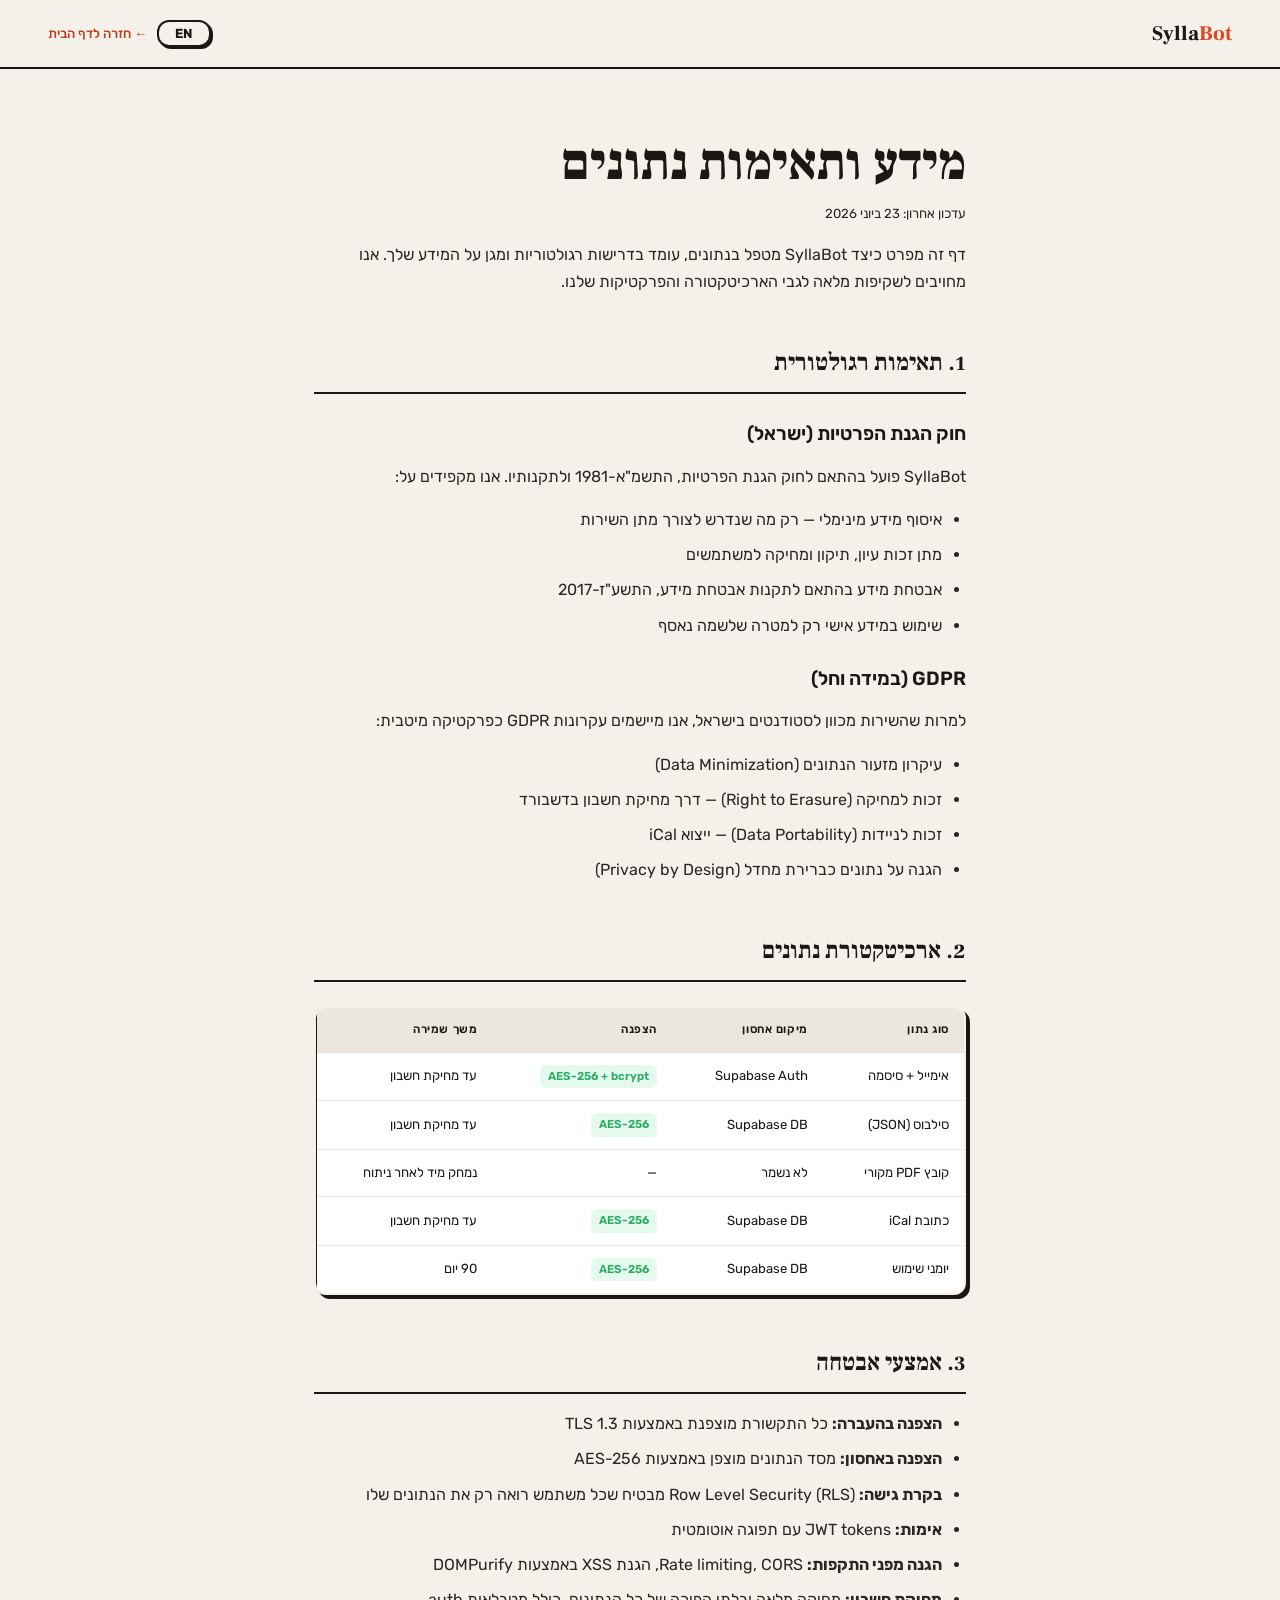
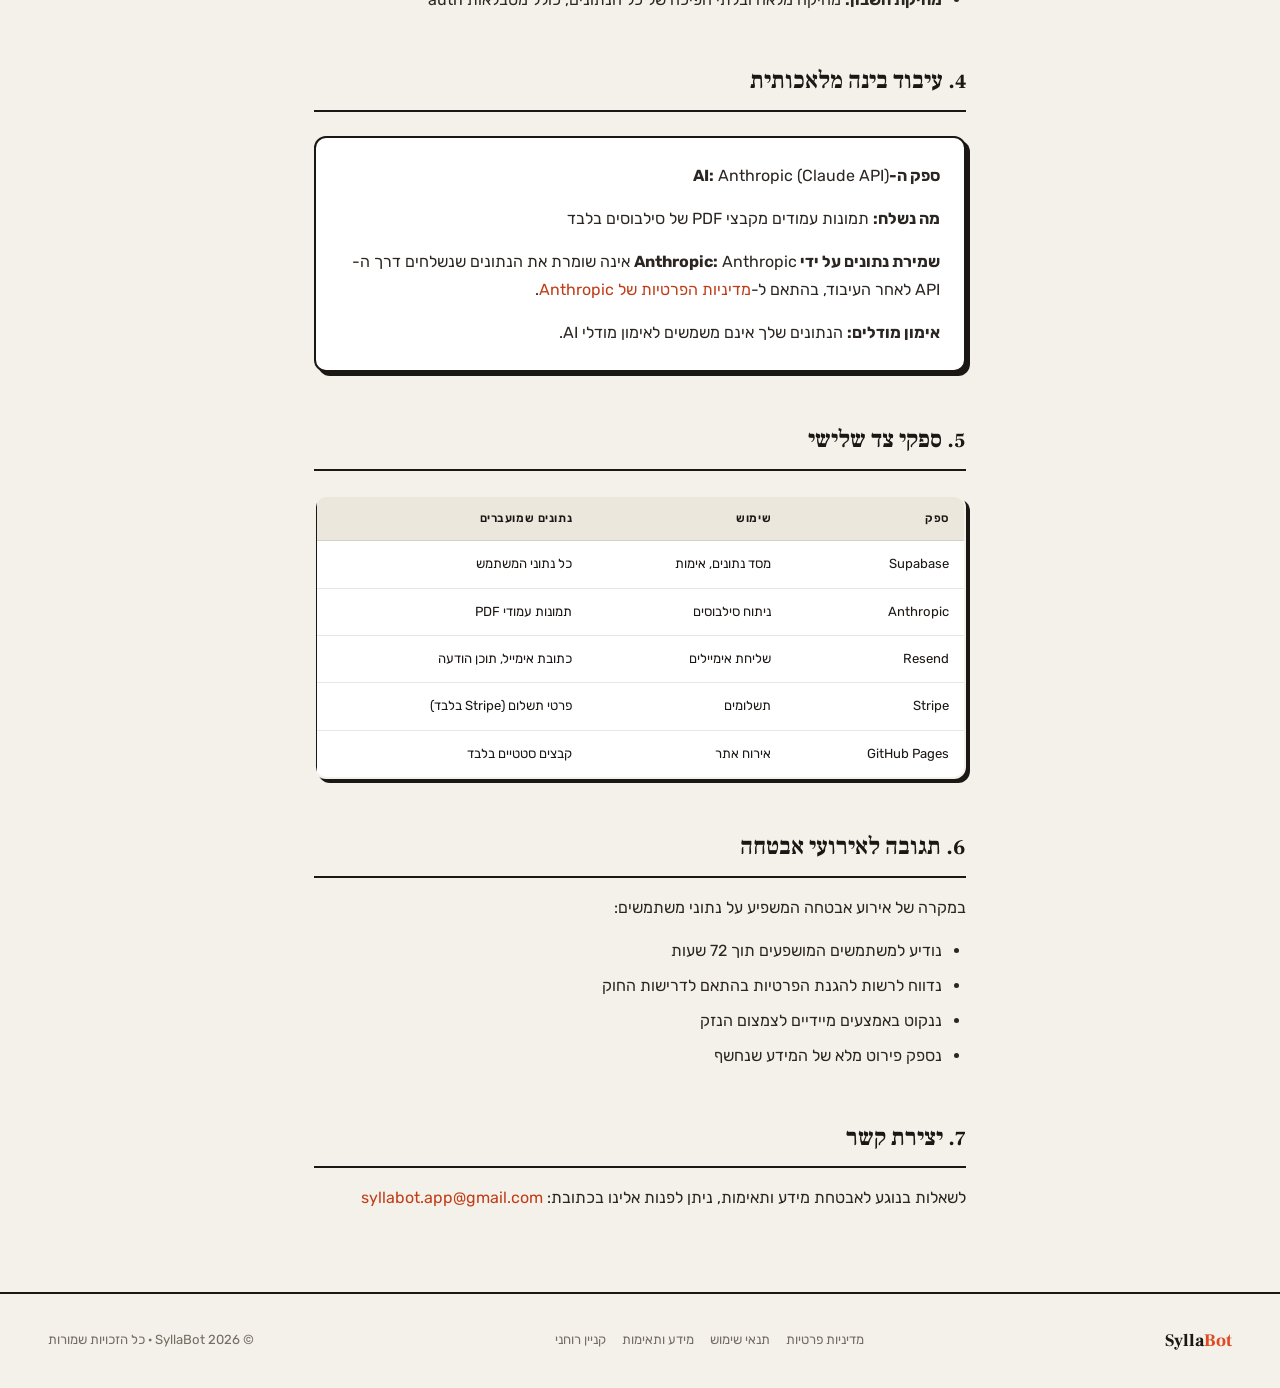
<file: compliance.html>
<!DOCTYPE html>
<html lang="he" dir="rtl">
<head>
<meta charset="UTF-8">
<meta name="viewport" content="width=device-width, initial-scale=1.0">
<meta name="theme-color" content="#1b1714">
<title>SyllaBot – מידע ותאימות נתונים</title>
<link rel="preconnect" href="https://fonts.googleapis.com">
<link rel="preconnect" href="https://fonts.gstatic.com" crossorigin>
<link href="https://fonts.googleapis.com/css2?family=Frank+Ruhl+Libre:wght@500;700;800;900&family=Rubik:wght@300;400;500;600;700;800;900&family=Heebo:wght@300;400;500;700;900&display=swap" rel="stylesheet">
<style>
  :root {
    --font-display:        'Frank Ruhl Libre', 'Rubik', serif;
    --font-body:           'Rubik', 'Heebo', sans-serif;
    --text-xs:             0.72rem;
    --text-sm:             0.82rem;
    --text-base:           1rem;
    --text-md:             1.05rem;
    --text-lg:             1.2rem;
    --text-xl:             1.5rem;
    --text-2xl:            2rem;
    --text-3xl:            clamp(2.4rem, 5vw, 3.2rem);
    --color-bg:            #f4f1ea;
    --color-bg-card:       #ffffff;
    --color-bg-secondary:  #ece7dc;
    --color-text:          #1b1714;
    --color-text-secondary:#2b2622;
    --color-text-muted:    #736d64;
    --color-text-link:     #c03d18;
    --color-accent:        #df4a22;
    --color-accent-hover:  #c03d18;
    --color-success:       #27ae60;
    --color-border:        rgba(27, 23, 20, 0.10);
    --color-border-ink:    #1b1714;
    --space-4:   8px;
    --space-5:   12px;
    --space-6:   16px;
    --space-7:   24px;
    --space-8:   32px;
    --space-9:   48px;
    --space-10:  64px;
    --space-11:  96px;
    --max-width-content:   700px;
    --radius-md:           12px;
    --radius-sm:           6px;
    --border-structural:   2.5px solid var(--color-border-ink);
    --shadow-hard-md:      4px 4px 0 var(--color-border-ink);
  }

  * { margin: 0; padding: 0; box-sizing: border-box; }

  body {
    font-family: var(--font-body);
    background: var(--color-bg);
    color: var(--color-text);
    line-height: 1.7;
    min-height: 100vh;
    display: flex;
    flex-direction: column;
  }

  a { color: var(--color-text-link); text-decoration: none; }
  a:hover { text-decoration: underline; }

  nav {
    display: flex;
    justify-content: space-between;
    align-items: center;
    padding: var(--space-6) var(--space-9);
    border-bottom: var(--border-structural);
  }
  .logo {
    font-family: var(--font-display);
    font-size: 1.3rem;
    font-weight: 800;
    color: var(--color-text);
    text-decoration: none;
  }
  .logo span { color: var(--color-accent); }
  .nav-back { font-size: var(--text-sm); font-weight: 500; }

  .legal-page {
    flex: 1;
    max-width: var(--max-width-content);
    margin: 0 auto;
    padding: var(--space-10) var(--space-7);
    width: 100%;
  }

  .legal-page h1 {
    font-family: var(--font-display);
    font-size: var(--text-3xl);
    font-weight: 900;
    margin-bottom: var(--space-4);
    line-height: 1.2;
  }

  .legal-meta {
    font-size: var(--text-sm);
    color: var(--color-text-muted);
    margin-bottom: var(--space-9);
  }

  .legal-page h2 {
    font-family: var(--font-display);
    font-size: var(--text-xl);
    font-weight: 700;
    margin-top: var(--space-9);
    margin-bottom: var(--space-6);
    padding-bottom: var(--space-4);
    border-bottom: var(--border-structural);
  }

  .legal-page h3 {
    font-size: var(--text-lg);
    font-weight: 600;
    margin-top: var(--space-7);
    margin-bottom: var(--space-5);
  }

  .legal-page p {
    margin-bottom: var(--space-6);
    color: var(--color-text-secondary);
  }

  .legal-page ul {
    margin-bottom: var(--space-6);
    padding-right: var(--space-7);
    color: var(--color-text-secondary);
  }
  .legal-page ul li { margin-bottom: var(--space-4); }

  .legal-card {
    background: var(--color-bg-card);
    border: var(--border-structural);
    border-radius: var(--radius-md);
    box-shadow: var(--shadow-hard-md);
    padding: var(--space-7);
    margin: var(--space-7) 0;
  }
  .legal-card p:last-child { margin-bottom: 0; }

  .data-table {
    width: 100%;
    border-collapse: collapse;
    margin: var(--space-7) 0;
    border: var(--border-structural);
    border-radius: var(--radius-md);
    overflow: hidden;
    box-shadow: var(--shadow-hard-md);
  }
  .data-table th, .data-table td {
    padding: var(--space-5) var(--space-6);
    text-align: right;
    border-bottom: 1.5px solid var(--color-border);
    font-size: var(--text-sm);
  }
  .data-table th {
    background: var(--color-bg-secondary);
    font-weight: 600;
    font-size: var(--text-xs);
    text-transform: uppercase;
    letter-spacing: 0.05em;
  }
  .data-table td { background: var(--color-bg-card); }
  .data-table tr:last-child td { border-bottom: none; }

  .badge {
    display: inline-block;
    padding: 2px 8px;
    border-radius: var(--radius-sm);
    font-size: var(--text-xs);
    font-weight: 600;
  }
  .badge-green { background: #e6f9ee; color: var(--color-success); }

  footer {
    padding: var(--space-8) var(--space-9);
    display: flex;
    justify-content: space-between;
    align-items: center;
    border-top: var(--border-structural);
    flex-wrap: wrap;
    gap: var(--space-6);
  }
  footer .logo { font-size: 1.1rem; }
  footer p { font-size: var(--text-sm); color: var(--color-text-muted); }
  .footer-links { display: flex; gap: var(--space-6); flex-wrap: wrap; }
  .footer-links a { font-size: var(--text-sm); color: var(--color-text-muted); }
  .footer-links a:hover { color: var(--color-accent); }

  .lang-toggle {
    background: var(--color-bg);
    color: var(--color-text);
    border: var(--border-structural);
    padding: 4px var(--space-6);
    border-radius: var(--radius-md);
    font-family: var(--font-body);
    font-size: var(--text-sm);
    font-weight: 700;
    cursor: pointer;
    letter-spacing: 0.02em;
    box-shadow: 2px 2px 0 var(--color-border-ink);
    transition: transform 0.15s, box-shadow 0.15s;
  }
  .lang-toggle:hover {
    transform: translate(2px, 2px);
    box-shadow: none;
  }

  html[dir="ltr"] .legal-page ul {
    padding-right: 0;
    padding-left: var(--space-7);
  }
  html[dir="ltr"] .data-table th,
  html[dir="ltr"] .data-table td {
    text-align: left;
  }

  @media (max-width: 768px) {
    nav { padding: var(--space-6) var(--space-7); }
    .legal-page { padding: var(--space-9) var(--space-7); }
    footer { flex-direction: column; text-align: center; }
    .data-table { font-size: var(--text-xs); }
    .data-table th, .data-table td { padding: var(--space-4) var(--space-5); }
  }
</style>
</head>
<body>

<nav>
  <a href="index.html" class="logo">Sylla<span>Bot</span></a>
  <div style="display:flex;gap:10px;align-items:center">
    <button class="lang-toggle" id="lang-toggle" onclick="toggleLang()" aria-label="Switch language">EN</button>
    <a href="index.html" class="nav-back" data-i18n="navBack">← חזרה לדף הבית</a>
  </div>
</nav>

<main class="legal-page">
  <h1 data-i18n="complianceTitle">מידע ותאימות נתונים</h1>
  <p class="legal-meta" data-i18n="complianceMeta">עדכון אחרון: 23 ביוני 2026</p>

  <p data-i18n="complianceIntro">דף זה מפרט כיצד SyllaBot מטפל בנתונים, עומד בדרישות רגולטוריות ומגן על המידע שלך. אנו מחויבים לשקיפות מלאה לגבי הארכיטקטורה והפרקטיקות שלנו.</p>

  <h2 data-i18n="complianceRegTitle">1. תאימות רגולטורית</h2>

  <h3 data-i18n="compliancePPATitle">חוק הגנת הפרטיות (ישראל)</h3>
  <p data-i18n="compliancePPA">SyllaBot פועל בהתאם לחוק הגנת הפרטיות, התשמ"א-1981 ולתקנותיו. אנו מקפידים על:</p>
  <ul>
    <li data-i18n="compliancePPA1">איסוף מידע מינימלי — רק מה שנדרש לצורך מתן השירות</li>
    <li data-i18n="compliancePPA2">מתן זכות עיון, תיקון ומחיקה למשתמשים</li>
    <li data-i18n="compliancePPA3">אבטחת מידע בהתאם לתקנות אבטחת מידע, התשע"ז-2017</li>
    <li data-i18n="compliancePPA4">שימוש במידע אישי רק למטרה שלשמה נאסף</li>
  </ul>

  <h3 data-i18n="complianceGDPRTitle">GDPR (במידה וחל)</h3>
  <p data-i18n="complianceGDPR">למרות שהשירות מכוון לסטודנטים בישראל, אנו מיישמים עקרונות GDPR כפרקטיקה מיטבית:</p>
  <ul>
    <li data-i18n="complianceGDPR1">עיקרון מזעור הנתונים (Data Minimization)</li>
    <li data-i18n="complianceGDPR2">זכות למחיקה (Right to Erasure) — דרך מחיקת חשבון בדשבורד</li>
    <li data-i18n="complianceGDPR3">זכות לניידות (Data Portability) — ייצוא iCal</li>
    <li data-i18n="complianceGDPR4">הגנה על נתונים כברירת מחדל (Privacy by Design)</li>
  </ul>

  <h2 data-i18n="complianceArchTitle">2. ארכיטקטורת נתונים</h2>

  <table class="data-table">
    <thead>
      <tr>
        <th data-i18n="complianceTableType">סוג נתון</th>
        <th data-i18n="complianceTableStorage">מיקום אחסון</th>
        <th data-i18n="complianceTableEncryption">הצפנה</th>
        <th data-i18n="complianceTableRetention">משך שמירה</th>
      </tr>
    </thead>
    <tbody>
      <tr>
        <td data-i18n="complianceRow1Type">אימייל + סיסמה</td>
        <td data-i18n="complianceRow1Storage">Supabase Auth</td>
        <td><span class="badge badge-green">AES-256 + bcrypt</span></td>
        <td data-i18n="complianceRow1Retention">עד מחיקת חשבון</td>
      </tr>
      <tr>
        <td data-i18n="complianceRow2Type">סילבוס (JSON)</td>
        <td data-i18n="complianceRow2Storage">Supabase DB</td>
        <td><span class="badge badge-green">AES-256</span></td>
        <td data-i18n="complianceRow2Retention">עד מחיקת חשבון</td>
      </tr>
      <tr>
        <td data-i18n="complianceRow3Type">קובץ PDF מקורי</td>
        <td data-i18n="complianceRow3Storage">לא נשמר</td>
        <td>—</td>
        <td data-i18n="complianceRow3Retention">נמחק מיד לאחר ניתוח</td>
      </tr>
      <tr>
        <td data-i18n="complianceRow4Type">כתובת iCal</td>
        <td data-i18n="complianceRow4Storage">Supabase DB</td>
        <td><span class="badge badge-green">AES-256</span></td>
        <td data-i18n="complianceRow4Retention">עד מחיקת חשבון</td>
      </tr>
      <tr>
        <td data-i18n="complianceRow5Type">יומני שימוש</td>
        <td data-i18n="complianceRow5Storage">Supabase DB</td>
        <td><span class="badge badge-green">AES-256</span></td>
        <td data-i18n="complianceRow5Retention">90 יום</td>
      </tr>
    </tbody>
  </table>

  <h2 data-i18n="complianceSecurityTitle">3. אמצעי אבטחה</h2>
  <ul>
    <li data-i18n="complianceSec1"><strong>הצפנה בהעברה:</strong> כל התקשורת מוצפנת באמצעות TLS 1.3</li>
    <li data-i18n="complianceSec2"><strong>הצפנה באחסון:</strong> מסד הנתונים מוצפן באמצעות AES-256</li>
    <li data-i18n="complianceSec3"><strong>בקרת גישה:</strong> Row Level Security (RLS) מבטיח שכל משתמש רואה רק את הנתונים שלו</li>
    <li data-i18n="complianceSec4"><strong>אימות:</strong> JWT tokens עם תפוגה אוטומטית</li>
    <li data-i18n="complianceSec5"><strong>הגנה מפני התקפות:</strong> Rate limiting, CORS, הגנת XSS באמצעות DOMPurify</li>
    <li data-i18n="complianceSec6"><strong>מחיקת חשבון:</strong> מחיקה מלאה ובלתי הפיכה של כל הנתונים, כולל מטבלאות auth</li>
  </ul>

  <h2 data-i18n="complianceAITitle">4. עיבוד בינה מלאכותית</h2>
  <div class="legal-card">
    <p data-i18n="complianceAI1"><strong>ספק ה-AI:</strong> Anthropic (Claude API)</p>
    <p data-i18n="complianceAI2"><strong>מה נשלח:</strong> תמונות עמודים מקבצי PDF של סילבוסים בלבד</p>
    <p data-i18n="complianceAI3"><strong>שמירת נתונים על ידי Anthropic:</strong> Anthropic אינה שומרת את הנתונים שנשלחים דרך ה-API לאחר העיבוד, בהתאם ל-<a href="https://www.anthropic.com/policies/privacy" target="_blank" rel="noopener">מדיניות הפרטיות של Anthropic</a>.</p>
    <p data-i18n="complianceAI4"><strong>אימון מודלים:</strong> הנתונים שלך אינם משמשים לאימון מודלי AI.</p>
  </div>

  <h2 data-i18n="complianceThirdTitle">5. ספקי צד שלישי</h2>
  <table class="data-table">
    <thead>
      <tr>
        <th data-i18n="complianceVendor">ספק</th>
        <th data-i18n="complianceVendorPurpose">שימוש</th>
        <th data-i18n="complianceVendorData">נתונים שמועברים</th>
      </tr>
    </thead>
    <tbody>
      <tr>
        <td>Supabase</td>
        <td data-i18n="complianceV1Purpose">מסד נתונים, אימות</td>
        <td data-i18n="complianceV1Data">כל נתוני המשתמש</td>
      </tr>
      <tr>
        <td>Anthropic</td>
        <td data-i18n="complianceV2Purpose">ניתוח סילבוסים</td>
        <td data-i18n="complianceV2Data">תמונות עמודי PDF</td>
      </tr>
      <tr>
        <td>Resend</td>
        <td data-i18n="complianceV3Purpose">שליחת אימיילים</td>
        <td data-i18n="complianceV3Data">כתובת אימייל, תוכן הודעה</td>
      </tr>
      <tr>
        <td>Stripe</td>
        <td data-i18n="complianceV4Purpose">תשלומים</td>
        <td data-i18n="complianceV4Data">פרטי תשלום (Stripe בלבד)</td>
      </tr>
      <tr>
        <td>GitHub Pages</td>
        <td data-i18n="complianceV5Purpose">אירוח אתר</td>
        <td data-i18n="complianceV5Data">קבצים סטטיים בלבד</td>
      </tr>
    </tbody>
  </table>

  <h2 data-i18n="complianceBreachTitle">6. תגובה לאירועי אבטחה</h2>
  <p data-i18n="complianceBreach">במקרה של אירוע אבטחה המשפיע על נתוני משתמשים:</p>
  <ul>
    <li data-i18n="complianceBreach1">נודיע למשתמשים המושפעים תוך 72 שעות</li>
    <li data-i18n="complianceBreach2">נדווח לרשות להגנת הפרטיות בהתאם לדרישות החוק</li>
    <li data-i18n="complianceBreach3">ננקוט באמצעים מיידיים לצמצום הנזק</li>
    <li data-i18n="complianceBreach4">נספק פירוט מלא של המידע שנחשף</li>
  </ul>

  <h2 data-i18n="complianceContactTitle">7. יצירת קשר</h2>
  <p data-i18n="complianceContact">לשאלות בנוגע לאבטחת מידע ותאימות, ניתן לפנות אלינו בכתובת: <a href="mailto:syllabot.app@gmail.com">syllabot.app@gmail.com</a></p>
</main>

<footer>
  <a href="index.html" class="logo">Sylla<span>Bot</span></a>
  <div class="footer-links">
    <a href="privacy.html" data-i18n="footerPrivacy">מדיניות פרטיות</a>
    <a href="terms.html" data-i18n="footerTerms">תנאי שימוש</a>
    <a href="compliance.html" data-i18n="footerCompliance">מידע ותאימות</a>
    <a href="ip.html" data-i18n="footerIP">קניין רוחני</a>
  </div>
  <p data-i18n="footerCopy">&copy; 2026 SyllaBot &middot; כל הזכויות שמורות</p>
</footer>

<script>
  const T = {
    he: {
      navBack: '← חזרה לדף הבית',
      complianceTitle: 'מידע ותאימות נתונים',
      complianceMeta: 'עדכון אחרון: 23 ביוני 2026',
      complianceIntro: 'דף זה מפרט כיצד SyllaBot מטפל בנתונים, עומד בדרישות רגולטוריות ומגן על המידע שלך. אנו מחויבים לשקיפות מלאה לגבי הארכיטקטורה והפרקטיקות שלנו.',
      complianceRegTitle: '1. תאימות רגולטורית',
      compliancePPATitle: 'חוק הגנת הפרטיות (ישראל)',
      compliancePPA: 'SyllaBot פועל בהתאם לחוק הגנת הפרטיות, התשמ"א-1981 ולתקנותיו. אנו מקפידים על:',
      compliancePPA1: 'איסוף מידע מינימלי — רק מה שנדרש לצורך מתן השירות',
      compliancePPA2: 'מתן זכות עיון, תיקון ומחיקה למשתמשים',
      compliancePPA3: 'אבטחת מידע בהתאם לתקנות אבטחת מידע, התשע"ז-2017',
      compliancePPA4: 'שימוש במידע אישי רק למטרה שלשמה נאסף',
      complianceGDPRTitle: 'GDPR (במידה וחל)',
      complianceGDPR: 'למרות שהשירות מכוון לסטודנטים בישראל, אנו מיישמים עקרונות GDPR כפרקטיקה מיטבית:',
      complianceGDPR1: 'עיקרון מזעור הנתונים (Data Minimization)',
      complianceGDPR2: 'זכות למחיקה (Right to Erasure) — דרך מחיקת חשבון בדשבורד',
      complianceGDPR3: 'זכות לניידות (Data Portability) — ייצוא iCal',
      complianceGDPR4: 'הגנה על נתונים כברירת מחדל (Privacy by Design)',
      complianceArchTitle: '2. ארכיטקטורת נתונים',
      complianceTableType: 'סוג נתון',
      complianceTableStorage: 'מיקום אחסון',
      complianceTableEncryption: 'הצפנה',
      complianceTableRetention: 'משך שמירה',
      complianceRow1Type: 'אימייל + סיסמה',
      complianceRow1Storage: 'Supabase Auth',
      complianceRow1Retention: 'עד מחיקת חשבון',
      complianceRow2Type: 'סילבוס (JSON)',
      complianceRow2Storage: 'Supabase DB',
      complianceRow2Retention: 'עד מחיקת חשבון',
      complianceRow3Type: 'קובץ PDF מקורי',
      complianceRow3Storage: 'לא נשמר',
      complianceRow3Retention: 'נמחק מיד לאחר ניתוח',
      complianceRow4Type: 'כתובת iCal',
      complianceRow4Storage: 'Supabase DB',
      complianceRow4Retention: 'עד מחיקת חשבון',
      complianceRow5Type: 'יומני שימוש',
      complianceRow5Storage: 'Supabase DB',
      complianceRow5Retention: '90 יום',
      complianceSecurityTitle: '3. אמצעי אבטחה',
      complianceSec1: '<strong>הצפנה בהעברה:</strong> כל התקשורת מוצפנת באמצעות TLS 1.3',
      complianceSec2: '<strong>הצפנה באחסון:</strong> מסד הנתונים מוצפן באמצעות AES-256',
      complianceSec3: '<strong>בקרת גישה:</strong> Row Level Security (RLS) מבטיח שכל משתמש רואה רק את הנתונים שלו',
      complianceSec4: '<strong>אימות:</strong> JWT tokens עם תפוגה אוטומטית',
      complianceSec5: '<strong>הגנה מפני התקפות:</strong> Rate limiting, CORS, הגנת XSS באמצעות DOMPurify',
      complianceSec6: '<strong>מחיקת חשבון:</strong> מחיקה מלאה ובלתי הפיכה של כל הנתונים, כולל מטבלאות auth',
      complianceAITitle: '4. עיבוד בינה מלאכותית',
      complianceAI1: '<strong>ספק ה-AI:</strong> Anthropic (Claude API)',
      complianceAI2: '<strong>מה נשלח:</strong> תמונות עמודים מקבצי PDF של סילבוסים בלבד',
      complianceAI3: '<strong>שמירת נתונים על ידי Anthropic:</strong> Anthropic אינה שומרת את הנתונים שנשלחים דרך ה-API לאחר העיבוד, בהתאם ל-<a href="https://www.anthropic.com/policies/privacy" target="_blank" rel="noopener">מדיניות הפרטיות של Anthropic</a>.',
      complianceAI4: '<strong>אימון מודלים:</strong> הנתונים שלך אינם משמשים לאימון מודלי AI.',
      complianceThirdTitle: '5. ספקי צד שלישי',
      complianceVendor: 'ספק',
      complianceVendorPurpose: 'שימוש',
      complianceVendorData: 'נתונים שמועברים',
      complianceV1Purpose: 'מסד נתונים, אימות',
      complianceV1Data: 'כל נתוני המשתמש',
      complianceV2Purpose: 'ניתוח סילבוסים',
      complianceV2Data: 'תמונות עמודי PDF',
      complianceV3Purpose: 'שליחת אימיילים',
      complianceV3Data: 'כתובת אימייל, תוכן הודעה',
      complianceV4Purpose: 'תשלומים',
      complianceV4Data: 'פרטי תשלום (Stripe בלבד)',
      complianceV5Purpose: 'אירוח אתר',
      complianceV5Data: 'קבצים סטטיים בלבד',
      complianceBreachTitle: '6. תגובה לאירועי אבטחה',
      complianceBreach: 'במקרה של אירוע אבטחה המשפיע על נתוני משתמשים:',
      complianceBreach1: 'נודיע למשתמשים המושפעים תוך 72 שעות',
      complianceBreach2: 'נדווח לרשות להגנת הפרטיות בהתאם לדרישות החוק',
      complianceBreach3: 'ננקוט באמצעים מיידיים לצמצום הנזק',
      complianceBreach4: 'נספק פירוט מלא של המידע שנחשף',
      complianceContactTitle: '7. יצירת קשר',
      complianceContact: 'לשאלות בנוגע לאבטחת מידע ותאימות, ניתן לפנות אלינו בכתובת: <a href="mailto:syllabot.app@gmail.com">syllabot.app@gmail.com</a>',
      footerPrivacy: 'מדיניות פרטיות',
      footerTerms: 'תנאי שימוש',
      footerCompliance: 'מידע ותאימות',
      footerIP: 'קניין רוחני',
      footerCopy: '\u00a9 2026 SyllaBot \u00b7 כל הזכויות שמורות',
    },
    en: {
      navBack: '\u2190 Back to home',
      complianceTitle: 'Data & Compliance',
      complianceMeta: 'Last updated: June 23, 2026',
      complianceIntro: 'This page details how SyllaBot handles data, complies with regulatory requirements, and protects your information. We are committed to full transparency about our architecture and practices.',
      complianceRegTitle: '1. Regulatory Compliance',
      compliancePPATitle: 'Privacy Protection Act (Israel)',
      compliancePPA: 'SyllaBot operates in compliance with the Israeli Privacy Protection Act, 5741-1981 and its regulations. We adhere to:',
      compliancePPA1: 'Minimal data collection \u2014 only what is required to provide the Service',
      compliancePPA2: 'Granting users the right to access, correct, and delete their data',
      compliancePPA3: 'Data security in accordance with the Information Security Regulations, 5777-2017',
      compliancePPA4: 'Using personal data only for the purpose for which it was collected',
      complianceGDPRTitle: 'GDPR (where applicable)',
      complianceGDPR: 'Although the Service is targeted at students in Israel, we implement GDPR principles as best practice:',
      complianceGDPR1: 'Data Minimization',
      complianceGDPR2: 'Right to Erasure \u2014 via account deletion in the dashboard',
      complianceGDPR3: 'Data Portability \u2014 iCal export',
      complianceGDPR4: 'Privacy by Design',
      complianceArchTitle: '2. Data Architecture',
      complianceTableType: 'Data Type',
      complianceTableStorage: 'Storage Location',
      complianceTableEncryption: 'Encryption',
      complianceTableRetention: 'Retention',
      complianceRow1Type: 'Email + Password',
      complianceRow1Storage: 'Supabase Auth',
      complianceRow1Retention: 'Until account deletion',
      complianceRow2Type: 'Syllabus (JSON)',
      complianceRow2Storage: 'Supabase DB',
      complianceRow2Retention: 'Until account deletion',
      complianceRow3Type: 'Original PDF file',
      complianceRow3Storage: 'Not stored',
      complianceRow3Retention: 'Deleted immediately after analysis',
      complianceRow4Type: 'iCal URL',
      complianceRow4Storage: 'Supabase DB',
      complianceRow4Retention: 'Until account deletion',
      complianceRow5Type: 'Usage logs',
      complianceRow5Storage: 'Supabase DB',
      complianceRow5Retention: '90 days',
      complianceSecurityTitle: '3. Security Measures',
      complianceSec1: '<strong>Encryption in transit:</strong> All communication is encrypted using TLS 1.3',
      complianceSec2: '<strong>Encryption at rest:</strong> The database is encrypted using AES-256',
      complianceSec3: '<strong>Access control:</strong> Row Level Security (RLS) ensures each user can only see their own data',
      complianceSec4: '<strong>Authentication:</strong> JWT tokens with automatic expiration',
      complianceSec5: '<strong>Attack protection:</strong> Rate limiting, CORS, XSS protection via DOMPurify',
      complianceSec6: '<strong>Account deletion:</strong> Complete and irreversible deletion of all data, including auth tables',
      complianceAITitle: '4. AI Processing',
      complianceAI1: '<strong>AI Provider:</strong> Anthropic (Claude API)',
      complianceAI2: '<strong>Data sent:</strong> Page images from syllabus PDF files only',
      complianceAI3: '<strong>Data retention by Anthropic:</strong> Anthropic does not retain data sent via the API after processing, per <a href="https://www.anthropic.com/policies/privacy" target="_blank" rel="noopener">Anthropic\u2019s Privacy Policy</a>.',
      complianceAI4: '<strong>Model training:</strong> Your data is not used to train AI models.',
      complianceThirdTitle: '5. Third-Party Providers',
      complianceVendor: 'Provider',
      complianceVendorPurpose: 'Purpose',
      complianceVendorData: 'Data Transmitted',
      complianceV1Purpose: 'Database, authentication',
      complianceV1Data: 'All user data',
      complianceV2Purpose: 'Syllabus analysis',
      complianceV2Data: 'PDF page images',
      complianceV3Purpose: 'Email delivery',
      complianceV3Data: 'Email address, message content',
      complianceV4Purpose: 'Payments',
      complianceV4Data: 'Payment details (Stripe only)',
      complianceV5Purpose: 'Website hosting',
      complianceV5Data: 'Static files only',
      complianceBreachTitle: '6. Security Incident Response',
      complianceBreach: 'In the event of a security incident affecting user data:',
      complianceBreach1: 'We will notify affected users within 72 hours',
      complianceBreach2: 'We will report to the Privacy Protection Authority as required by law',
      complianceBreach3: 'We will take immediate measures to minimize damage',
      complianceBreach4: 'We will provide a full description of the data exposed',
      complianceContactTitle: '7. Contact',
      complianceContact: 'For questions about data security and compliance, contact us at: <a href="mailto:syllabot.app@gmail.com">syllabot.app@gmail.com</a>',
      footerPrivacy: 'Privacy Policy',
      footerTerms: 'Terms of Use',
      footerCompliance: 'Data & Compliance',
      footerIP: 'Intellectual Property',
      footerCopy: '\u00a9 2026 SyllaBot \u00b7 All rights reserved',
    }
  };

  let currentLang = localStorage.getItem('landing-lang') || 'he';

  function applyLang(lang) {
    currentLang = lang;
    const t = T[lang];
    const isHe = lang === 'he';
    document.documentElement.lang = lang;
    document.documentElement.dir = isHe ? 'rtl' : 'ltr';
    document.title = isHe ? 'SyllaBot \u2013 מידע ותאימות נתונים' : 'SyllaBot \u2013 Data & Compliance';
    document.getElementById('lang-toggle').textContent = isHe ? 'EN' : '\u05e2\u05d1';
    document.querySelectorAll('[data-i18n]').forEach(el => {
      const key = el.dataset.i18n;
      if (t[key] === undefined) return;
      if (t[key].includes('<')) { el.innerHTML = t[key]; } else { el.textContent = t[key]; }
    });
    localStorage.setItem('landing-lang', lang);
  }

  function toggleLang() {
    applyLang(currentLang === 'he' ? 'en' : 'he');
  }

  applyLang(currentLang);
</script>

</body>
</html>
</file>
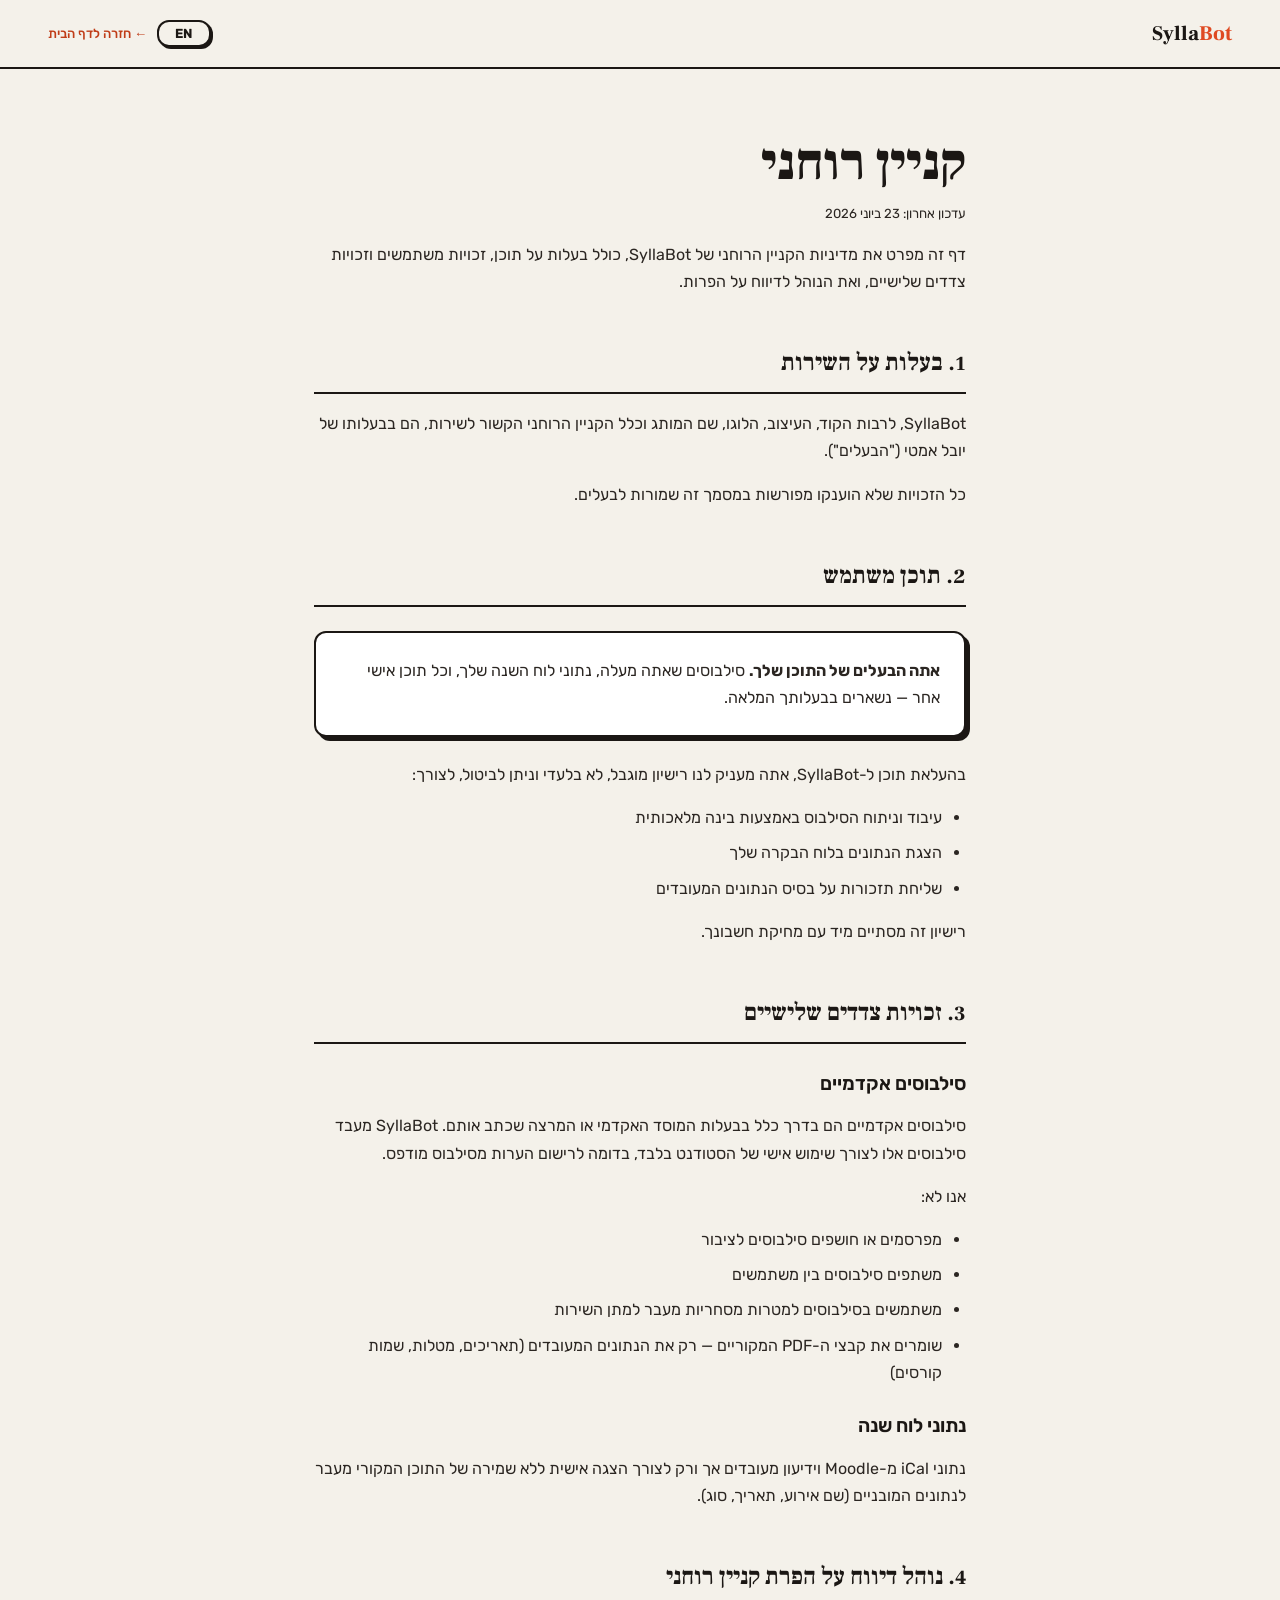
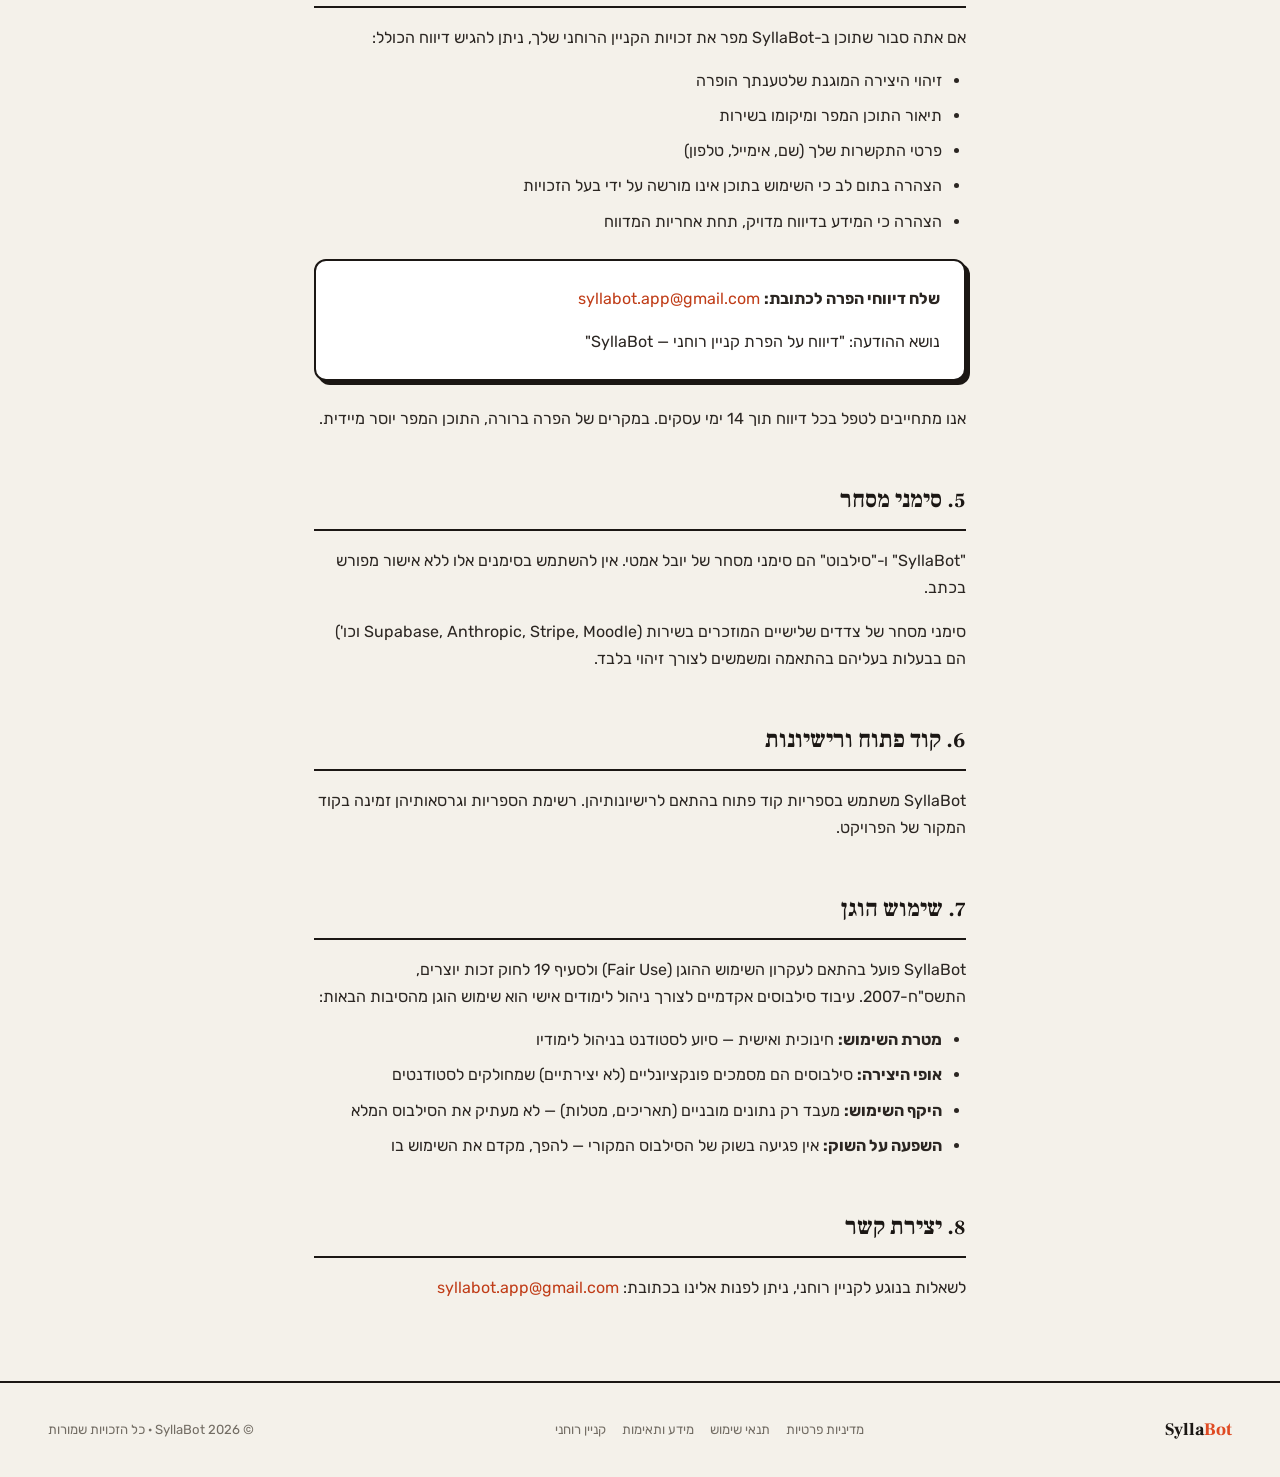
<file: ip.html>
<!DOCTYPE html>
<html lang="he" dir="rtl">
<head>
<meta charset="UTF-8">
<meta name="viewport" content="width=device-width, initial-scale=1.0">
<meta name="theme-color" content="#1b1714">
<title>SyllaBot – קניין רוחני</title>
<link rel="preconnect" href="https://fonts.googleapis.com">
<link rel="preconnect" href="https://fonts.gstatic.com" crossorigin>
<link href="https://fonts.googleapis.com/css2?family=Frank+Ruhl+Libre:wght@500;700;800;900&family=Rubik:wght@300;400;500;600;700;800;900&family=Heebo:wght@300;400;500;700;900&display=swap" rel="stylesheet">
<style>
  :root {
    --font-display:        'Frank Ruhl Libre', 'Rubik', serif;
    --font-body:           'Rubik', 'Heebo', sans-serif;
    --text-xs:             0.72rem;
    --text-sm:             0.82rem;
    --text-base:           1rem;
    --text-md:             1.05rem;
    --text-lg:             1.2rem;
    --text-xl:             1.5rem;
    --text-2xl:            2rem;
    --text-3xl:            clamp(2.4rem, 5vw, 3.2rem);
    --color-bg:            #f4f1ea;
    --color-bg-card:       #ffffff;
    --color-text:          #1b1714;
    --color-text-secondary:#2b2622;
    --color-text-muted:    #736d64;
    --color-text-link:     #c03d18;
    --color-accent:        #df4a22;
    --color-accent-hover:  #c03d18;
    --color-border:        rgba(27, 23, 20, 0.10);
    --color-border-ink:    #1b1714;
    --space-4:   8px;
    --space-5:   12px;
    --space-6:   16px;
    --space-7:   24px;
    --space-8:   32px;
    --space-9:   48px;
    --space-10:  64px;
    --space-11:  96px;
    --max-width-content:   700px;
    --radius-md:           12px;
    --border-structural:   2.5px solid var(--color-border-ink);
    --shadow-hard-md:      4px 4px 0 var(--color-border-ink);
  }

  * { margin: 0; padding: 0; box-sizing: border-box; }

  body {
    font-family: var(--font-body);
    background: var(--color-bg);
    color: var(--color-text);
    line-height: 1.7;
    min-height: 100vh;
    display: flex;
    flex-direction: column;
  }

  a { color: var(--color-text-link); text-decoration: none; }
  a:hover { text-decoration: underline; }

  nav {
    display: flex;
    justify-content: space-between;
    align-items: center;
    padding: var(--space-6) var(--space-9);
    border-bottom: var(--border-structural);
  }
  .logo {
    font-family: var(--font-display);
    font-size: 1.3rem;
    font-weight: 800;
    color: var(--color-text);
    text-decoration: none;
  }
  .logo span { color: var(--color-accent); }
  .nav-back { font-size: var(--text-sm); font-weight: 500; }

  .legal-page {
    flex: 1;
    max-width: var(--max-width-content);
    margin: 0 auto;
    padding: var(--space-10) var(--space-7);
    width: 100%;
  }

  .legal-page h1 {
    font-family: var(--font-display);
    font-size: var(--text-3xl);
    font-weight: 900;
    margin-bottom: var(--space-4);
    line-height: 1.2;
  }

  .legal-meta {
    font-size: var(--text-sm);
    color: var(--color-text-muted);
    margin-bottom: var(--space-9);
  }

  .legal-page h2 {
    font-family: var(--font-display);
    font-size: var(--text-xl);
    font-weight: 700;
    margin-top: var(--space-9);
    margin-bottom: var(--space-6);
    padding-bottom: var(--space-4);
    border-bottom: var(--border-structural);
  }

  .legal-page h3 {
    font-size: var(--text-lg);
    font-weight: 600;
    margin-top: var(--space-7);
    margin-bottom: var(--space-5);
  }

  .legal-page p {
    margin-bottom: var(--space-6);
    color: var(--color-text-secondary);
  }

  .legal-page ul {
    margin-bottom: var(--space-6);
    padding-right: var(--space-7);
    color: var(--color-text-secondary);
  }
  .legal-page ul li { margin-bottom: var(--space-4); }

  .legal-card {
    background: var(--color-bg-card);
    border: var(--border-structural);
    border-radius: var(--radius-md);
    box-shadow: var(--shadow-hard-md);
    padding: var(--space-7);
    margin: var(--space-7) 0;
  }
  .legal-card p:last-child { margin-bottom: 0; }

  footer {
    padding: var(--space-8) var(--space-9);
    display: flex;
    justify-content: space-between;
    align-items: center;
    border-top: var(--border-structural);
    flex-wrap: wrap;
    gap: var(--space-6);
  }
  footer .logo { font-size: 1.1rem; }
  footer p { font-size: var(--text-sm); color: var(--color-text-muted); }
  .footer-links { display: flex; gap: var(--space-6); flex-wrap: wrap; }
  .footer-links a { font-size: var(--text-sm); color: var(--color-text-muted); }
  .footer-links a:hover { color: var(--color-accent); }

  .lang-toggle {
    background: var(--color-bg);
    color: var(--color-text);
    border: var(--border-structural);
    padding: 4px var(--space-6);
    border-radius: var(--radius-md);
    font-family: var(--font-body);
    font-size: var(--text-sm);
    font-weight: 700;
    cursor: pointer;
    letter-spacing: 0.02em;
    box-shadow: 2px 2px 0 var(--color-border-ink);
    transition: transform 0.15s, box-shadow 0.15s;
  }
  .lang-toggle:hover {
    transform: translate(2px, 2px);
    box-shadow: none;
  }

  html[dir="ltr"] .legal-page ul {
    padding-right: 0;
    padding-left: var(--space-7);
  }

  @media (max-width: 768px) {
    nav { padding: var(--space-6) var(--space-7); }
    .legal-page { padding: var(--space-9) var(--space-7); }
    footer { flex-direction: column; text-align: center; }
  }
</style>
</head>
<body>

<nav>
  <a href="index.html" class="logo">Sylla<span>Bot</span></a>
  <div style="display:flex;gap:10px;align-items:center">
    <button class="lang-toggle" id="lang-toggle" onclick="toggleLang()" aria-label="Switch language">EN</button>
    <a href="index.html" class="nav-back" data-i18n="navBack">← חזרה לדף הבית</a>
  </div>
</nav>

<main class="legal-page">
  <h1 data-i18n="ipTitle">קניין רוחני</h1>
  <p class="legal-meta" data-i18n="ipMeta">עדכון אחרון: 23 ביוני 2026</p>

  <p data-i18n="ipIntro">דף זה מפרט את מדיניות הקניין הרוחני של SyllaBot, כולל בעלות על תוכן, זכויות משתמשים וזכויות צדדים שלישיים, ואת הנוהל לדיווח על הפרות.</p>

  <h2 data-i18n="ipOwnershipTitle">1. בעלות על השירות</h2>
  <p data-i18n="ipOwnership1">SyllaBot, לרבות הקוד, העיצוב, הלוגו, שם המותג וכלל הקניין הרוחני הקשור לשירות, הם בבעלותו של יובל אמטי ("הבעלים").</p>
  <p data-i18n="ipOwnership2">כל הזכויות שלא הוענקו מפורשות במסמך זה שמורות לבעלים.</p>

  <h2 data-i18n="ipUserContentTitle">2. תוכן משתמש</h2>
  <div class="legal-card">
    <p data-i18n="ipUserContent1"><strong>אתה הבעלים של התוכן שלך.</strong> סילבוסים שאתה מעלה, נתוני לוח השנה שלך, וכל תוכן אישי אחר — נשארים בבעלותך המלאה.</p>
  </div>
  <p data-i18n="ipUserContent2">בהעלאת תוכן ל-SyllaBot, אתה מעניק לנו רישיון מוגבל, לא בלעדי וניתן לביטול, לצורך:</p>
  <ul>
    <li data-i18n="ipUserContent3">עיבוד וניתוח הסילבוס באמצעות בינה מלאכותית</li>
    <li data-i18n="ipUserContent4">הצגת הנתונים בלוח הבקרה שלך</li>
    <li data-i18n="ipUserContent5">שליחת תזכורות על בסיס הנתונים המעובדים</li>
  </ul>
  <p data-i18n="ipUserContent6">רישיון זה מסתיים מיד עם מחיקת חשבונך.</p>

  <h2 data-i18n="ipThirdPartyTitle">3. זכויות צדדים שלישיים</h2>

  <h3 data-i18n="ipSyllabusTitle">סילבוסים אקדמיים</h3>
  <p data-i18n="ipSyllabus1">סילבוסים אקדמיים הם בדרך כלל בבעלות המוסד האקדמי או המרצה שכתב אותם. SyllaBot מעבד סילבוסים אלו לצורך שימוש אישי של הסטודנט בלבד, בדומה לרישום הערות מסילבוס מודפס.</p>
  <p data-i18n="ipSyllabus2">אנו לא:</p>
  <ul>
    <li data-i18n="ipSyllabus3">מפרסמים או חושפים סילבוסים לציבור</li>
    <li data-i18n="ipSyllabus4">משתפים סילבוסים בין משתמשים</li>
    <li data-i18n="ipSyllabus5">משתמשים בסילבוסים למטרות מסחריות מעבר למתן השירות</li>
    <li data-i18n="ipSyllabus6">שומרים את קבצי ה-PDF המקוריים — רק את הנתונים המעובדים (תאריכים, מטלות, שמות קורסים)</li>
  </ul>

  <h3 data-i18n="ipCalendarTitle">נתוני לוח שנה</h3>
  <p data-i18n="ipCalendar">נתוני iCal מ-Moodle וידיעון מעובדים אך ורק לצורך הצגה אישית ללא שמירה של התוכן המקורי מעבר לנתונים המובניים (שם אירוע, תאריך, סוג).</p>

  <h2 data-i18n="ipDMCATitle">4. נוהל דיווח על הפרת קניין רוחני</h2>
  <p data-i18n="ipDMCA1">אם אתה סבור שתוכן ב-SyllaBot מפר את זכויות הקניין הרוחני שלך, ניתן להגיש דיווח הכולל:</p>
  <ul>
    <li data-i18n="ipDMCA2">זיהוי היצירה המוגנת שלטענתך הופרה</li>
    <li data-i18n="ipDMCA3">תיאור התוכן המפר ומיקומו בשירות</li>
    <li data-i18n="ipDMCA4">פרטי התקשרות שלך (שם, אימייל, טלפון)</li>
    <li data-i18n="ipDMCA5">הצהרה בתום לב כי השימוש בתוכן אינו מורשה על ידי בעל הזכויות</li>
    <li data-i18n="ipDMCA6">הצהרה כי המידע בדיווח מדויק, תחת אחריות המדווח</li>
  </ul>

  <div class="legal-card">
    <p data-i18n="ipDMCA7"><strong>שלח דיווחי הפרה לכתובת:</strong> <a href="mailto:syllabot.app@gmail.com">syllabot.app@gmail.com</a></p>
    <p data-i18n="ipDMCA8">נושא ההודעה: "דיווח על הפרת קניין רוחני — SyllaBot"</p>
  </div>

  <p data-i18n="ipDMCA9">אנו מתחייבים לטפל בכל דיווח תוך 14 ימי עסקים. במקרים של הפרה ברורה, התוכן המפר יוסר מיידית.</p>

  <h2 data-i18n="ipTrademarkTitle">5. סימני מסחר</h2>
  <p data-i18n="ipTrademark1">"SyllaBot" ו-"סילבוט" הם סימני מסחר של יובל אמטי. אין להשתמש בסימנים אלו ללא אישור מפורש בכתב.</p>
  <p data-i18n="ipTrademark2">סימני מסחר של צדדים שלישיים המוזכרים בשירות (Supabase, Anthropic, Stripe, Moodle וכו') הם בבעלות בעליהם בהתאמה ומשמשים לצורך זיהוי בלבד.</p>

  <h2 data-i18n="ipOpenSourceTitle">6. קוד פתוח ורישיונות</h2>
  <p data-i18n="ipOpenSource">SyllaBot משתמש בספריות קוד פתוח בהתאם לרישיונותיהן. רשימת הספריות וגרסאותיהן זמינה בקוד המקור של הפרויקט.</p>

  <h2 data-i18n="ipFairUseTitle">7. שימוש הוגן</h2>
  <p data-i18n="ipFairUse">SyllaBot פועל בהתאם לעקרון השימוש ההוגן (Fair Use) ולסעיף 19 לחוק זכות יוצרים, התשס"ח-2007. עיבוד סילבוסים אקדמיים לצורך ניהול לימודים אישי הוא שימוש הוגן מהסיבות הבאות:</p>
  <ul>
    <li data-i18n="ipFairUse1"><strong>מטרת השימוש:</strong> חינוכית ואישית — סיוע לסטודנט בניהול לימודיו</li>
    <li data-i18n="ipFairUse2"><strong>אופי היצירה:</strong> סילבוסים הם מסמכים פונקציונליים (לא יצירתיים) שמחולקים לסטודנטים</li>
    <li data-i18n="ipFairUse3"><strong>היקף השימוש:</strong> מעבד רק נתונים מובניים (תאריכים, מטלות) — לא מעתיק את הסילבוס המלא</li>
    <li data-i18n="ipFairUse4"><strong>השפעה על השוק:</strong> אין פגיעה בשוק של הסילבוס המקורי — להפך, מקדם את השימוש בו</li>
  </ul>

  <h2 data-i18n="ipContactTitle">8. יצירת קשר</h2>
  <p data-i18n="ipContact">לשאלות בנוגע לקניין רוחני, ניתן לפנות אלינו בכתובת: <a href="mailto:syllabot.app@gmail.com">syllabot.app@gmail.com</a></p>
</main>

<footer>
  <a href="index.html" class="logo">Sylla<span>Bot</span></a>
  <div class="footer-links">
    <a href="privacy.html" data-i18n="footerPrivacy">מדיניות פרטיות</a>
    <a href="terms.html" data-i18n="footerTerms">תנאי שימוש</a>
    <a href="compliance.html" data-i18n="footerCompliance">מידע ותאימות</a>
    <a href="ip.html" data-i18n="footerIP">קניין רוחני</a>
  </div>
  <p data-i18n="footerCopy">&copy; 2026 SyllaBot &middot; כל הזכויות שמורות</p>
</footer>

<script>
  const T = {
    he: {
      navBack: '← חזרה לדף הבית',
      ipTitle: 'קניין רוחני',
      ipMeta: 'עדכון אחרון: 23 ביוני 2026',
      ipIntro: 'דף זה מפרט את מדיניות הקניין הרוחני של SyllaBot, כולל בעלות על תוכן, זכויות משתמשים וזכויות צדדים שלישיים, ואת הנוהל לדיווח על הפרות.',
      ipOwnershipTitle: '1. בעלות על השירות',
      ipOwnership1: 'SyllaBot, לרבות הקוד, העיצוב, הלוגו, שם המותג וכלל הקניין הרוחני הקשור לשירות, הם בבעלותו של יובל אמטי ("הבעלים").',
      ipOwnership2: 'כל הזכויות שלא הוענקו מפורשות במסמך זה שמורות לבעלים.',
      ipUserContentTitle: '2. תוכן משתמש',
      ipUserContent1: '<strong>אתה הבעלים של התוכן שלך.</strong> סילבוסים שאתה מעלה, נתוני לוח השנה שלך, וכל תוכן אישי אחר — נשארים בבעלותך המלאה.',
      ipUserContent2: 'בהעלאת תוכן ל-SyllaBot, אתה מעניק לנו רישיון מוגבל, לא בלעדי וניתן לביטול, לצורך:',
      ipUserContent3: 'עיבוד וניתוח הסילבוס באמצעות בינה מלאכותית',
      ipUserContent4: 'הצגת הנתונים בלוח הבקרה שלך',
      ipUserContent5: 'שליחת תזכורות על בסיס הנתונים המעובדים',
      ipUserContent6: 'רישיון זה מסתיים מיד עם מחיקת חשבונך.',
      ipThirdPartyTitle: '3. זכויות צדדים שלישיים',
      ipSyllabusTitle: 'סילבוסים אקדמיים',
      ipSyllabus1: 'סילבוסים אקדמיים הם בדרך כלל בבעלות המוסד האקדמי או המרצה שכתב אותם. SyllaBot מעבד סילבוסים אלו לצורך שימוש אישי של הסטודנט בלבד, בדומה לרישום הערות מסילבוס מודפס.',
      ipSyllabus2: 'אנו לא:',
      ipSyllabus3: 'מפרסמים או חושפים סילבוסים לציבור',
      ipSyllabus4: 'משתפים סילבוסים בין משתמשים',
      ipSyllabus5: 'משתמשים בסילבוסים למטרות מסחריות מעבר למתן השירות',
      ipSyllabus6: 'שומרים את קבצי ה-PDF המקוריים — רק את הנתונים המעובדים (תאריכים, מטלות, שמות קורסים)',
      ipCalendarTitle: 'נתוני לוח שנה',
      ipCalendar: 'נתוני iCal מ-Moodle וידיעון מעובדים אך ורק לצורך הצגה אישית ללא שמירה של התוכן המקורי מעבר לנתונים המובניים (שם אירוע, תאריך, סוג).',
      ipDMCATitle: '4. נוהל דיווח על הפרת קניין רוחני',
      ipDMCA1: 'אם אתה סבור שתוכן ב-SyllaBot מפר את זכויות הקניין הרוחני שלך, ניתן להגיש דיווח הכולל:',
      ipDMCA2: 'זיהוי היצירה המוגנת שלטענתך הופרה',
      ipDMCA3: 'תיאור התוכן המפר ומיקומו בשירות',
      ipDMCA4: 'פרטי התקשרות שלך (שם, אימייל, טלפון)',
      ipDMCA5: 'הצהרה בתום לב כי השימוש בתוכן אינו מורשה על ידי בעל הזכויות',
      ipDMCA6: 'הצהרה כי המידע בדיווח מדויק, תחת אחריות המדווח',
      ipDMCA7: '<strong>שלח דיווחי הפרה לכתובת:</strong> <a href="mailto:syllabot.app@gmail.com">syllabot.app@gmail.com</a>',
      ipDMCA8: 'נושא ההודעה: "דיווח על הפרת קניין רוחני — SyllaBot"',
      ipDMCA9: 'אנו מתחייבים לטפל בכל דיווח תוך 14 ימי עסקים. במקרים של הפרה ברורה, התוכן המפר יוסר מיידית.',
      ipTrademarkTitle: '5. סימני מסחר',
      ipTrademark1: '"SyllaBot" ו-"סילבוט" הם סימני מסחר של יובל אמטי. אין להשתמש בסימנים אלו ללא אישור מפורש בכתב.',
      ipTrademark2: 'סימני מסחר של צדדים שלישיים המוזכרים בשירות (Supabase, Anthropic, Stripe, Moodle וכו\') הם בבעלות בעליהם בהתאמה ומשמשים לצורך זיהוי בלבד.',
      ipOpenSourceTitle: '6. קוד פתוח ורישיונות',
      ipOpenSource: 'SyllaBot משתמש בספריות קוד פתוח בהתאם לרישיונותיהן. רשימת הספריות וגרסאותיהן זמינה בקוד המקור של הפרויקט.',
      ipFairUseTitle: '7. שימוש הוגן',
      ipFairUse: 'SyllaBot פועל בהתאם לעקרון השימוש ההוגן (Fair Use) ולסעיף 19 לחוק זכות יוצרים, התשס"ח-2007. עיבוד סילבוסים אקדמיים לצורך ניהול לימודים אישי הוא שימוש הוגן מהסיבות הבאות:',
      ipFairUse1: '<strong>מטרת השימוש:</strong> חינוכית ואישית — סיוע לסטודנט בניהול לימודיו',
      ipFairUse2: '<strong>אופי היצירה:</strong> סילבוסים הם מסמכים פונקציונליים (לא יצירתיים) שמחולקים לסטודנטים',
      ipFairUse3: '<strong>היקף השימוש:</strong> מעבד רק נתונים מובניים (תאריכים, מטלות) — לא מעתיק את הסילבוס המלא',
      ipFairUse4: '<strong>השפעה על השוק:</strong> אין פגיעה בשוק של הסילבוס המקורי — להפך, מקדם את השימוש בו',
      ipContactTitle: '8. יצירת קשר',
      ipContact: 'לשאלות בנוגע לקניין רוחני, ניתן לפנות אלינו בכתובת: <a href="mailto:syllabot.app@gmail.com">syllabot.app@gmail.com</a>',
      footerPrivacy: 'מדיניות פרטיות',
      footerTerms: 'תנאי שימוש',
      footerCompliance: 'מידע ותאימות',
      footerIP: 'קניין רוחני',
      footerCopy: '\u00a9 2026 SyllaBot \u00b7 כל הזכויות שמורות',
    },
    en: {
      navBack: '\u2190 Back to home',
      ipTitle: 'Intellectual Property',
      ipMeta: 'Last updated: June 23, 2026',
      ipIntro: 'This page details SyllaBot\u2019s intellectual property policy, including content ownership, user rights, third-party rights, and the procedure for reporting infringements.',
      ipOwnershipTitle: '1. Service Ownership',
      ipOwnership1: 'SyllaBot, including its code, design, logo, brand name, and all related intellectual property, is owned by Yuval Amati ("the Owner").',
      ipOwnership2: 'All rights not expressly granted in this document are reserved by the Owner.',
      ipUserContentTitle: '2. User Content',
      ipUserContent1: '<strong>You own your content.</strong> Syllabi you upload, your calendar data, and any other personal content remain your full property.',
      ipUserContent2: 'By uploading content to SyllaBot, you grant us a limited, non-exclusive, and revocable license for the purpose of:',
      ipUserContent3: 'Processing and analyzing the syllabus using artificial intelligence',
      ipUserContent4: 'Displaying the data in your dashboard',
      ipUserContent5: 'Sending reminders based on the processed data',
      ipUserContent6: 'This license terminates immediately upon deletion of your account.',
      ipThirdPartyTitle: '3. Third-Party Rights',
      ipSyllabusTitle: 'Academic Syllabi',
      ipSyllabus1: 'Academic syllabi are generally owned by the academic institution or the instructor who authored them. SyllaBot processes these syllabi solely for the student\u2019s personal use, similar to taking notes from a printed syllabus.',
      ipSyllabus2: 'We do not:',
      ipSyllabus3: 'Publish or expose syllabi to the public',
      ipSyllabus4: 'Share syllabi between users',
      ipSyllabus5: 'Use syllabi for commercial purposes beyond providing the Service',
      ipSyllabus6: 'Store the original PDF files \u2014 only the processed data (dates, assignments, course names)',
      ipCalendarTitle: 'Calendar Data',
      ipCalendar: 'iCal data from Moodle and Yedion is processed solely for personal display without retaining the original content beyond structured data (event name, date, type).',
      ipDMCATitle: '4. IP Infringement Reporting Procedure',
      ipDMCA1: 'If you believe that content on SyllaBot infringes your intellectual property rights, you may submit a report including:',
      ipDMCA2: 'Identification of the copyrighted work you claim has been infringed',
      ipDMCA3: 'Description of the infringing content and its location within the Service',
      ipDMCA4: 'Your contact information (name, email, phone)',
      ipDMCA5: 'A good-faith statement that the use of the content is not authorized by the rights holder',
      ipDMCA6: 'A statement that the information in the report is accurate, under the responsibility of the reporter',
      ipDMCA7: '<strong>Send infringement reports to:</strong> <a href="mailto:syllabot.app@gmail.com">syllabot.app@gmail.com</a>',
      ipDMCA8: 'Subject line: "Intellectual Property Infringement Report \u2014 SyllaBot"',
      ipDMCA9: 'We commit to handling every report within 14 business days. In cases of clear infringement, the infringing content will be removed immediately.',
      ipTrademarkTitle: '5. Trademarks',
      ipTrademark1: '"SyllaBot" and "\u05e1\u05d9\u05dc\u05d1\u05d5\u05d8" are trademarks of Yuval Amati. These marks may not be used without express written permission.',
      ipTrademark2: 'Third-party trademarks mentioned in the Service (Supabase, Anthropic, Stripe, Moodle, etc.) are the property of their respective owners and are used for identification purposes only.',
      ipOpenSourceTitle: '6. Open Source and Licenses',
      ipOpenSource: 'SyllaBot uses open-source libraries in accordance with their respective licenses. A list of libraries and their versions is available in the project\u2019s source code.',
      ipFairUseTitle: '7. Fair Use',
      ipFairUse: 'SyllaBot operates in accordance with the Fair Use doctrine and Section 19 of the Israeli Copyright Act, 5768-2007. Processing academic syllabi for personal academic management constitutes fair use for the following reasons:',
      ipFairUse1: '<strong>Purpose of use:</strong> Educational and personal \u2014 assisting a student in managing their studies',
      ipFairUse2: '<strong>Nature of the work:</strong> Syllabi are functional (not creative) documents distributed to students',
      ipFairUse3: '<strong>Extent of use:</strong> Only structured data is processed (dates, assignments) \u2014 the full syllabus is not copied',
      ipFairUse4: '<strong>Market impact:</strong> No harm to the market for the original syllabus \u2014 on the contrary, it promotes its use',
      ipContactTitle: '8. Contact',
      ipContact: 'For questions about intellectual property, contact us at: <a href="mailto:syllabot.app@gmail.com">syllabot.app@gmail.com</a>',
      footerPrivacy: 'Privacy Policy',
      footerTerms: 'Terms of Use',
      footerCompliance: 'Data & Compliance',
      footerIP: 'Intellectual Property',
      footerCopy: '\u00a9 2026 SyllaBot \u00b7 All rights reserved',
    }
  };

  let currentLang = localStorage.getItem('landing-lang') || 'he';

  function applyLang(lang) {
    currentLang = lang;
    const t = T[lang];
    const isHe = lang === 'he';
    document.documentElement.lang = lang;
    document.documentElement.dir = isHe ? 'rtl' : 'ltr';
    document.title = isHe ? 'SyllaBot \u2013 קניין רוחני' : 'SyllaBot \u2013 Intellectual Property';
    document.getElementById('lang-toggle').textContent = isHe ? 'EN' : '\u05e2\u05d1';
    document.querySelectorAll('[data-i18n]').forEach(el => {
      const key = el.dataset.i18n;
      if (t[key] === undefined) return;
      if (t[key].includes('<')) { el.innerHTML = t[key]; } else { el.textContent = t[key]; }
    });
    localStorage.setItem('landing-lang', lang);
  }

  function toggleLang() {
    applyLang(currentLang === 'he' ? 'en' : 'he');
  }

  applyLang(currentLang);
</script>

</body>
</html>
</file>
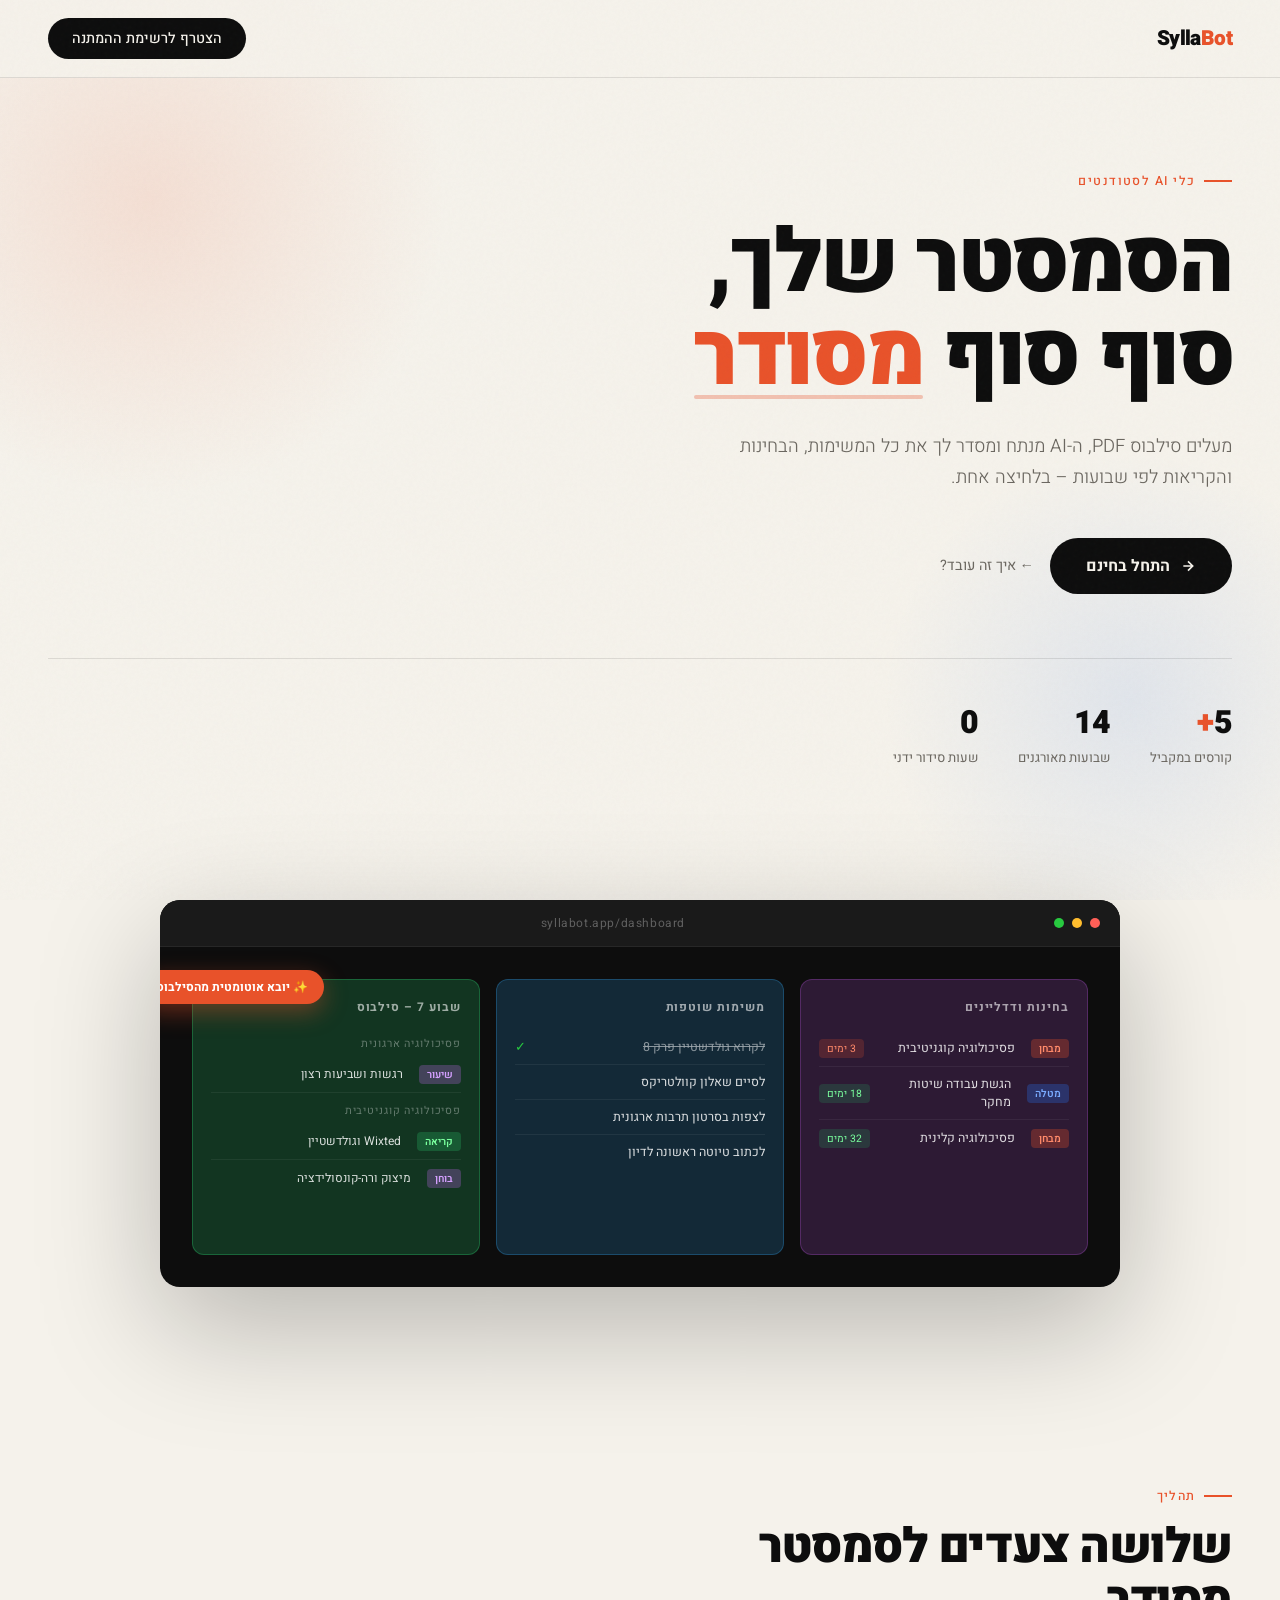
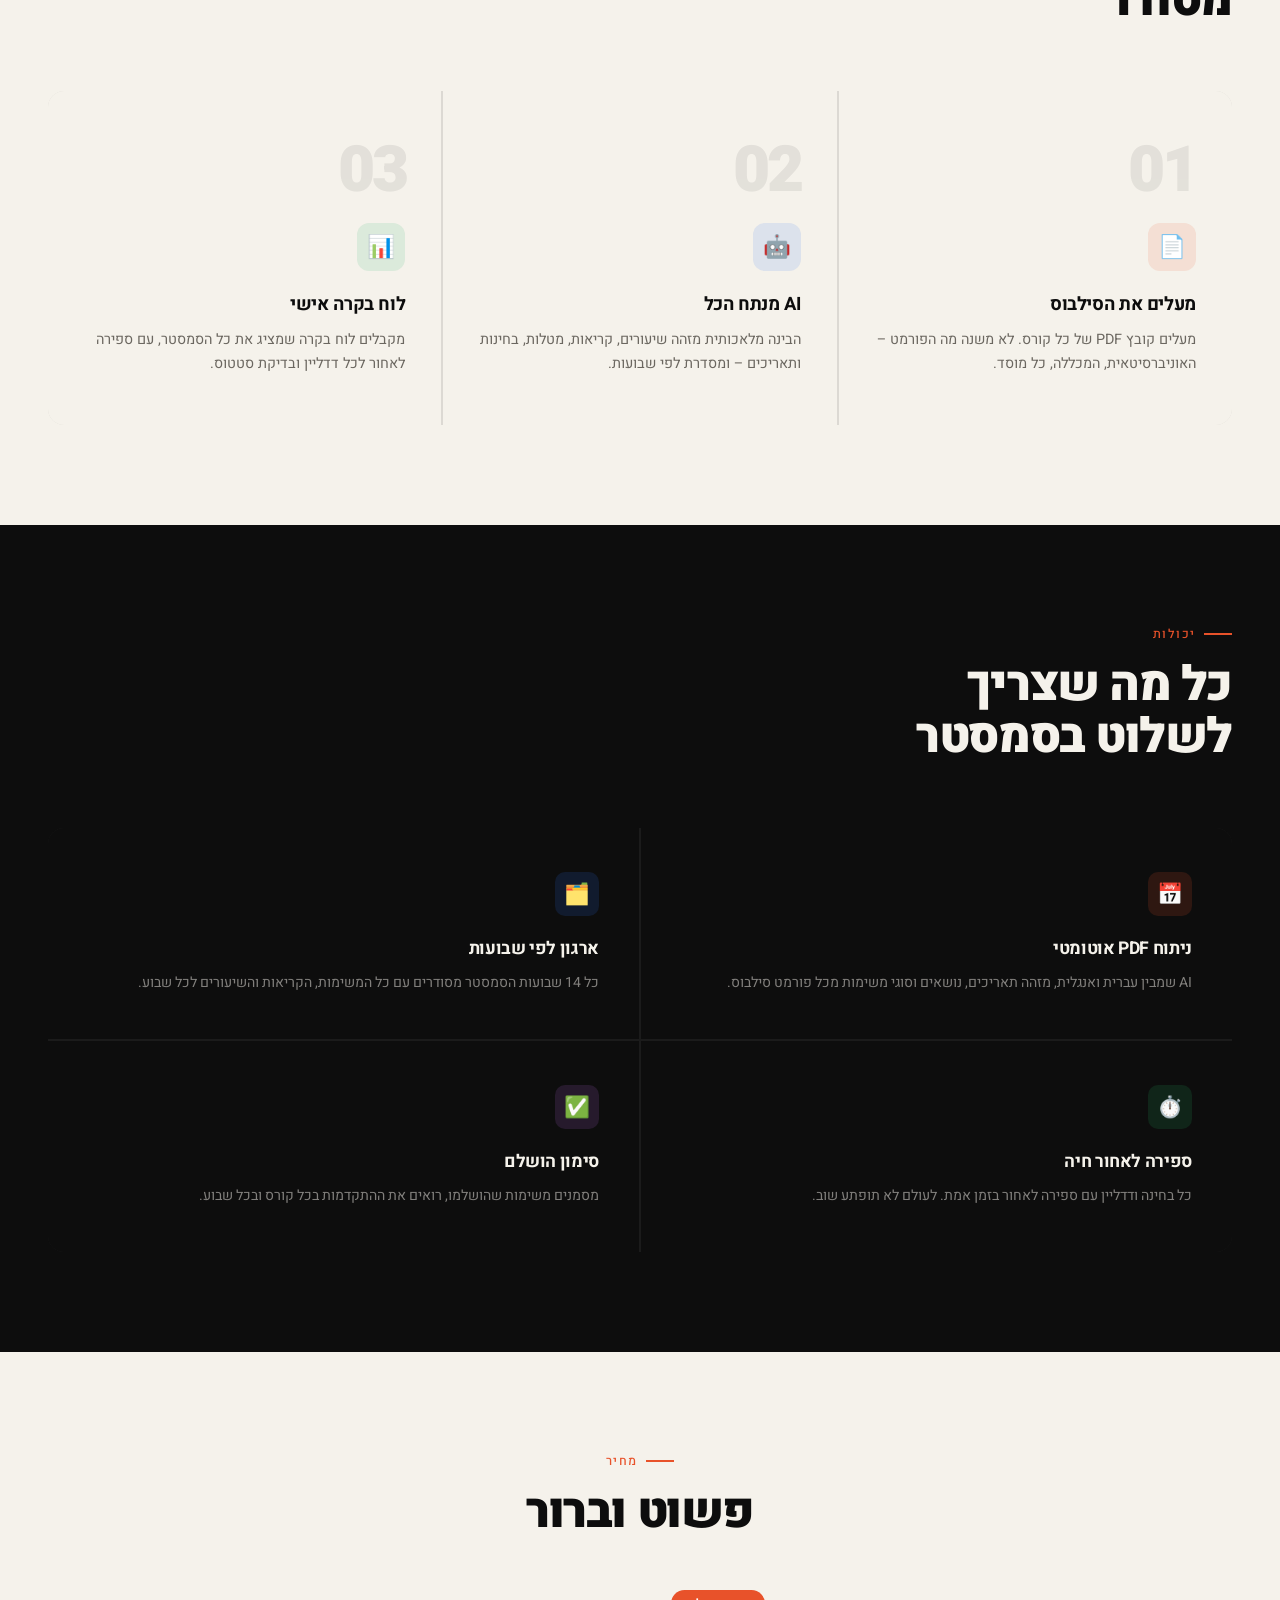
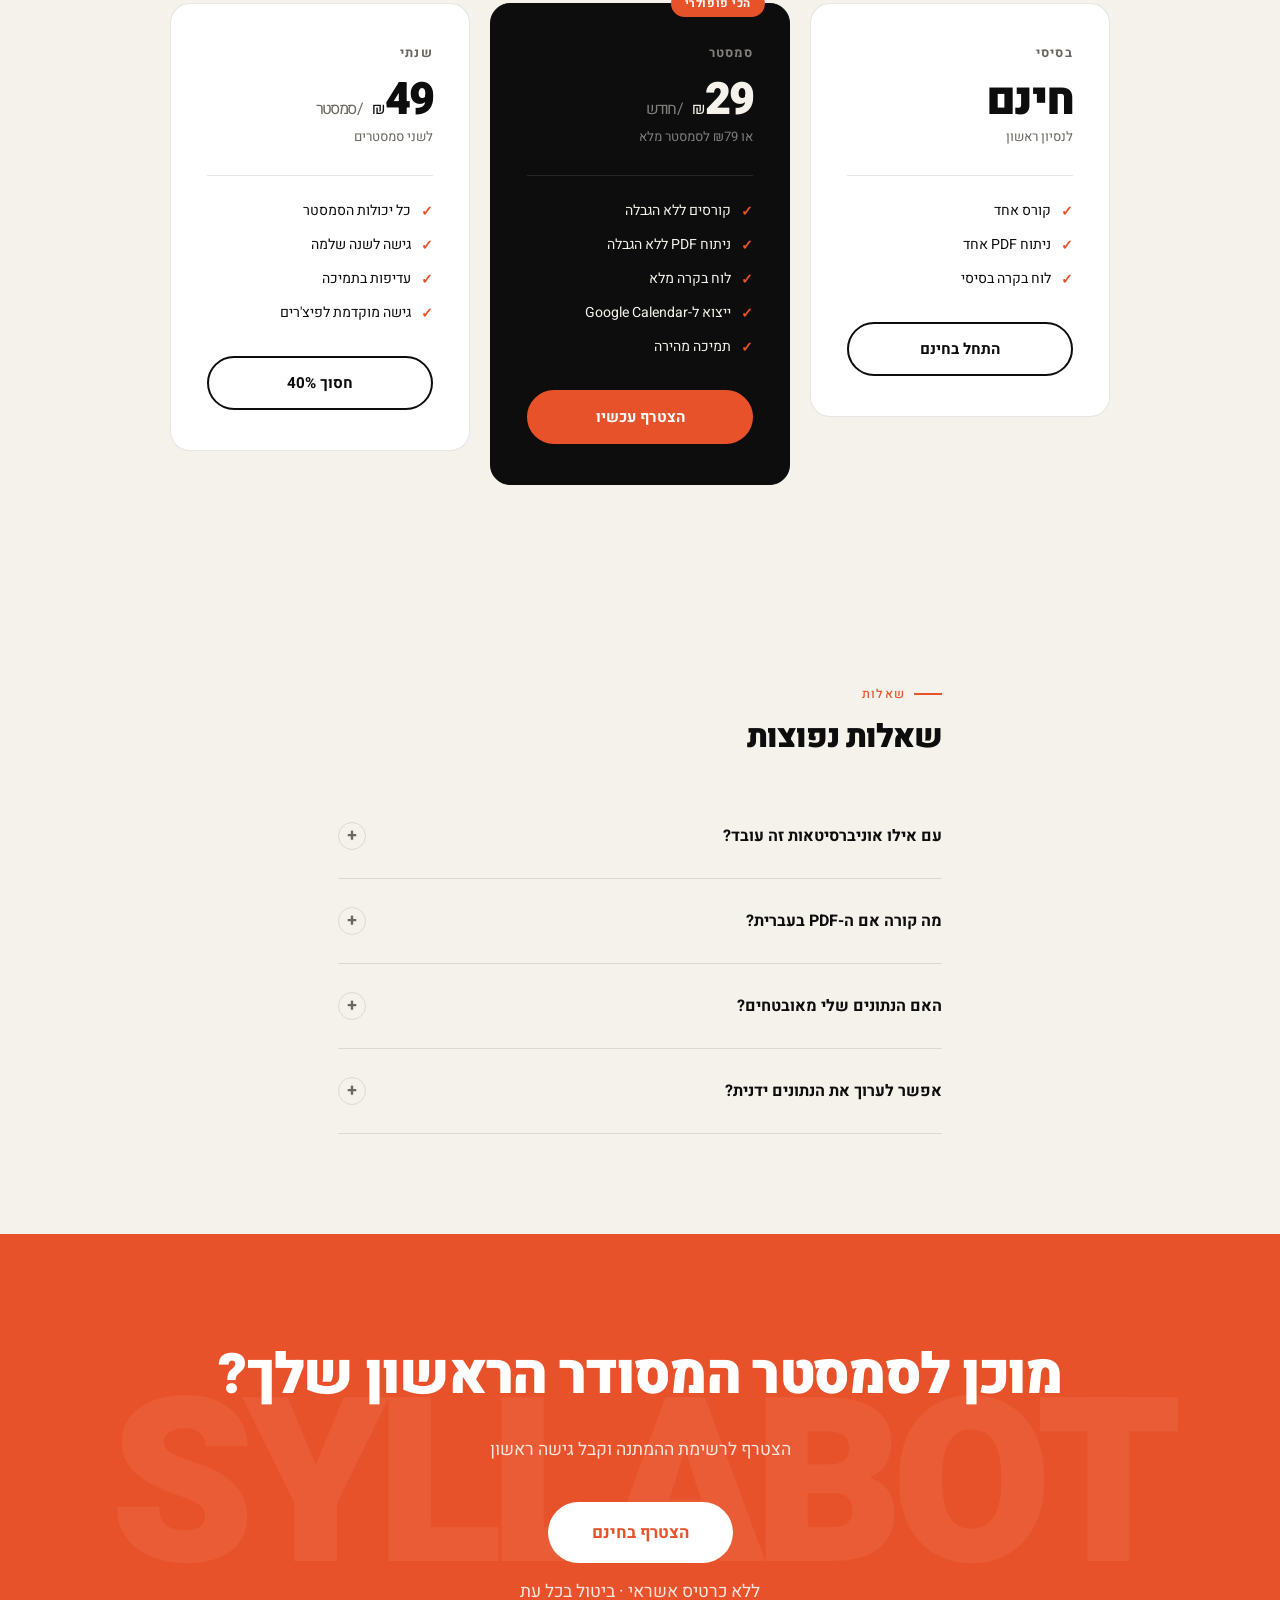
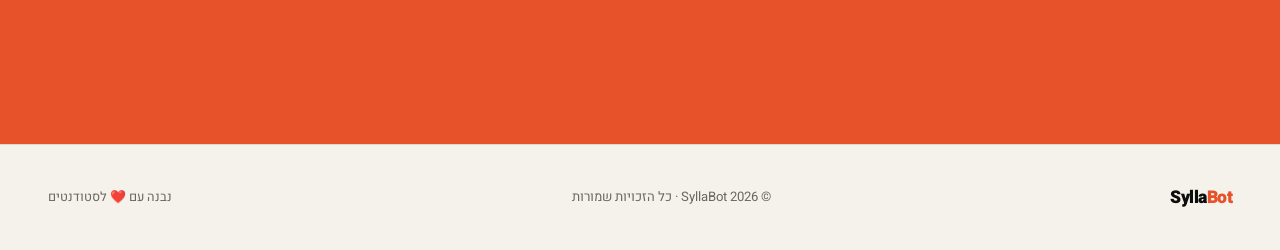
<file: Landing Page .html>
<!DOCTYPE html>
<html lang="he" dir="rtl">
<head>
<meta charset="UTF-8">
<meta name="viewport" content="width=device-width, initial-scale=1.0">
<title>SyllaBot – הסמסטר שלך, מאורגן</title>
<link rel="preconnect" href="https://fonts.googleapis.com">
<link href="https://fonts.googleapis.com/css2?family=Heebo:wght@300;400;500;700;900&display=swap" rel="stylesheet">
<style>
  :root {
    --ink: #0d0d0d;
    --paper: #f5f2eb;
    --accent: #e8522a;
    --accent2: #2a6ee8;
    --muted: #6b6760;
    --card: #ffffff;
    --border: rgba(0,0,0,0.1);
  }

  * { margin: 0; padding: 0; box-sizing: border-box; }

  body {
    font-family: 'Heebo', sans-serif;
    background: var(--paper);
    color: var(--ink);
    overflow-x: hidden;
  }

  /* ── NOISE TEXTURE ── */
  body::before {
    content: '';
    position: fixed;
    inset: 0;
    background-image: url("data:image/svg+xml,%3Csvg viewBox='0 0 256 256' xmlns='http://www.w3.org/2000/svg'%3E%3Cfilter id='n'%3E%3CfeTurbulence type='fractalNoise' baseFrequency='0.9' numOctaves='4' stitchTiles='stitch'/%3E%3C/filter%3E%3Crect width='100%25' height='100%25' filter='url(%23n)' opacity='0.035'/%3E%3C/svg%3E");
    pointer-events: none;
    z-index: 9999;
    opacity: 0.6;
  }

  /* ── NAV ── */
  nav {
    position: fixed;
    top: 0; left: 0; right: 0;
    z-index: 100;
    padding: 18px 48px;
    display: flex;
    justify-content: space-between;
    align-items: center;
    border-bottom: 1px solid var(--border);
    background: rgba(245,242,235,0.88);
    backdrop-filter: blur(12px);
  }

  .logo {
    font-size: 1.3rem;
    font-weight: 900;
    letter-spacing: -0.03em;
    color: var(--ink);
    text-decoration: none;
  }
  .logo span { color: var(--accent); }

  .nav-cta {
    background: var(--ink);
    color: var(--paper);
    border: none;
    padding: 10px 24px;
    border-radius: 100px;
    font-family: 'Heebo', sans-serif;
    font-size: 0.9rem;
    font-weight: 500;
    cursor: pointer;
    transition: transform 0.2s, background 0.2s;
  }
  .nav-cta:hover { background: var(--accent); transform: scale(1.04); }

  /* ── HERO ── */
  .hero {
    min-height: 100vh;
    display: flex;
    flex-direction: column;
    justify-content: center;
    padding: 120px 48px 80px;
    position: relative;
    overflow: hidden;
  }

  .hero-bg-circle {
    position: absolute;
    border-radius: 50%;
    pointer-events: none;
  }
  .hero-bg-circle.c1 {
    width: 600px; height: 600px;
    background: radial-gradient(circle, rgba(232,82,42,0.12) 0%, transparent 70%);
    top: -100px; left: -150px;
    animation: float1 8s ease-in-out infinite;
  }
  .hero-bg-circle.c2 {
    width: 500px; height: 500px;
    background: radial-gradient(circle, rgba(42,110,232,0.1) 0%, transparent 70%);
    bottom: -50px; right: -100px;
    animation: float2 10s ease-in-out infinite;
  }

  @keyframes float1 { 0%,100%{transform:translate(0,0)} 50%{transform:translate(30px,-20px)} }
  @keyframes float2 { 0%,100%{transform:translate(0,0)} 50%{transform:translate(-20px,30px)} }

  .hero-label {
    display: inline-flex;
    align-items: center;
    gap: 8px;
    font-size: 0.78rem;
    font-weight: 500;
    letter-spacing: 0.12em;
    text-transform: uppercase;
    color: var(--accent);
    margin-bottom: 28px;
    opacity: 0;
    animation: fadeUp 0.6s 0.1s forwards;
  }
  .hero-label::before {
    content: '';
    display: block;
    width: 28px; height: 2px;
    background: var(--accent);
  }

  h1 {
    font-size: clamp(2.8rem, 7vw, 5.5rem);
    font-weight: 900;
    line-height: 1.05;
    letter-spacing: -0.03em;
    max-width: 820px;
    opacity: 0;
    animation: fadeUp 0.7s 0.2s forwards;
  }

  h1 .highlight {
    position: relative;
    color: var(--accent);
    display: inline-block;
  }
  h1 .highlight::after {
    content: '';
    position: absolute;
    bottom: 4px; left: 0; right: 0;
    height: 4px;
    background: var(--accent);
    border-radius: 2px;
    opacity: 0.3;
  }

  .hero-sub {
    font-size: 1.15rem;
    color: var(--muted);
    margin-top: 28px;
    max-width: 520px;
    line-height: 1.7;
    font-weight: 300;
    opacity: 0;
    animation: fadeUp 0.7s 0.35s forwards;
  }

  .hero-actions {
    display: flex;
    gap: 16px;
    margin-top: 44px;
    align-items: center;
    flex-wrap: wrap;
    opacity: 0;
    animation: fadeUp 0.7s 0.5s forwards;
  }

  .btn-primary {
    background: var(--ink);
    color: var(--paper);
    border: none;
    padding: 16px 36px;
    border-radius: 100px;
    font-family: 'Heebo', sans-serif;
    font-size: 1rem;
    font-weight: 700;
    cursor: pointer;
    transition: transform 0.2s, background 0.2s;
    display: inline-flex;
    align-items: center;
    gap: 10px;
  }
  .btn-primary:hover { background: var(--accent); transform: translateY(-2px); }
  .btn-primary svg { transition: transform 0.2s; }
  .btn-primary:hover svg { transform: translateX(-4px); }

  .btn-ghost {
    background: transparent;
    color: var(--muted);
    border: none;
    font-family: 'Heebo', sans-serif;
    font-size: 0.9rem;
    cursor: pointer;
    display: inline-flex;
    align-items: center;
    gap: 6px;
    transition: color 0.2s;
  }
  .btn-ghost:hover { color: var(--ink); }

  .hero-stats {
    display: flex;
    gap: 40px;
    margin-top: 64px;
    padding-top: 40px;
    border-top: 1px solid var(--border);
    opacity: 0;
    animation: fadeUp 0.7s 0.65s forwards;
    flex-wrap: wrap;
  }

  .stat-item {}
  .stat-num {
    font-size: 2rem;
    font-weight: 900;
    letter-spacing: -0.03em;
    color: var(--ink);
  }
  .stat-num span { color: var(--accent); }
  .stat-label {
    font-size: 0.82rem;
    color: var(--muted);
    margin-top: 2px;
  }

  @keyframes fadeUp {
    from { opacity: 0; transform: translateY(24px); }
    to   { opacity: 1; transform: translateY(0); }
  }

  /* ── DEMO PREVIEW ── */
  .demo-section {
    padding: 0 48px 100px;
    position: relative;
  }

  .demo-wrapper {
    background: var(--ink);
    border-radius: 20px;
    overflow: hidden;
    position: relative;
    max-width: 960px;
    margin: 0 auto;
    box-shadow: 0 40px 120px rgba(0,0,0,0.25);
  }

  .demo-topbar {
    background: #1a1a1a;
    padding: 14px 20px;
    display: flex;
    align-items: center;
    gap: 8px;
    border-bottom: 1px solid rgba(255,255,255,0.06);
  }
  .dot { width: 10px; height: 10px; border-radius: 50%; }
  .dot.r { background: #ff5f57; }
  .dot.y { background: #ffbd2e; }
  .dot.g { background: #28ca40; }
  .demo-url {
    flex: 1;
    text-align: center;
    font-size: 0.75rem;
    color: rgba(255,255,255,0.3);
    letter-spacing: 0.05em;
  }

  .demo-content {
    padding: 32px;
    display: grid;
    grid-template-columns: 1fr 1fr 1fr;
    gap: 16px;
    min-height: 340px;
  }

  .demo-card {
    border-radius: 12px;
    padding: 18px;
    font-size: 0.82rem;
    color: rgba(255,255,255,0.85);
  }
  .demo-card.exams { background: rgba(142,68,173,0.25); border: 1px solid rgba(142,68,173,0.4); }
  .demo-card.tasks { background: rgba(41,128,185,0.25); border: 1px solid rgba(41,128,185,0.4); }
  .demo-card.syllabus { background: rgba(39,174,96,0.25); border: 1px solid rgba(39,174,96,0.4); }

  .demo-card-title {
    font-size: 0.75rem;
    font-weight: 700;
    letter-spacing: 0.08em;
    text-transform: uppercase;
    opacity: 0.7;
    margin-bottom: 14px;
  }

  .demo-item {
    display: flex;
    align-items: center;
    justify-content: space-between;
    padding: 8px 0;
    border-bottom: 1px solid rgba(255,255,255,0.06);
    gap: 8px;
  }
  .demo-item:last-child { border-bottom: none; }
  .demo-badge {
    font-size: 0.65rem;
    padding: 2px 8px;
    border-radius: 4px;
    font-weight: 600;
    white-space: nowrap;
  }
  .badge-exam { background: rgba(232,82,42,0.3); color: #ff8a6a; }
  .badge-task { background: rgba(42,110,232,0.3); color: #7aabff; }
  .badge-read { background: rgba(39,174,96,0.3); color: #7aff9e; }
  .badge-lesson { background: rgba(180,100,220,0.3); color: #d4a0ff; }
  .badge-days-red { background: rgba(232,82,42,0.2); color: #ff8a6a; font-size: 0.65rem; padding: 2px 8px; border-radius: 4px; white-space: nowrap; }
  .badge-days-green { background: rgba(39,174,96,0.2); color: #7aff9e; font-size: 0.65rem; padding: 2px 8px; border-radius: 4px; white-space: nowrap; }

  .demo-week-label {
    font-size: 0.68rem;
    color: rgba(255,255,255,0.35);
    text-transform: uppercase;
    letter-spacing: 0.08em;
    padding: 6px 0 4px;
    margin-top: 4px;
  }

  /* AI badge on demo */
  .ai-badge {
    position: absolute;
    top: 70px;
    left: -20px;
    background: var(--accent);
    color: white;
    font-size: 0.75rem;
    font-weight: 700;
    padding: 8px 16px;
    border-radius: 100px;
    box-shadow: 0 8px 24px rgba(232,82,42,0.4);
    white-space: nowrap;
    animation: pulse 2.5s ease-in-out infinite;
  }

  @keyframes pulse {
    0%,100% { transform: scale(1); box-shadow: 0 8px 24px rgba(232,82,42,0.4); }
    50% { transform: scale(1.04); box-shadow: 0 12px 32px rgba(232,82,42,0.6); }
  }

  /* ── HOW IT WORKS ── */
  .section {
    padding: 100px 48px;
  }

  .section-label {
    font-size: 0.78rem;
    font-weight: 500;
    letter-spacing: 0.12em;
    text-transform: uppercase;
    color: var(--accent);
    margin-bottom: 16px;
    display: flex;
    align-items: center;
    gap: 8px;
  }
  .section-label::before { content: ''; display: block; width: 28px; height: 2px; background: var(--accent); }

  .section-title {
    font-size: clamp(2rem, 4vw, 3rem);
    font-weight: 900;
    letter-spacing: -0.03em;
    line-height: 1.1;
    max-width: 600px;
    margin-bottom: 64px;
  }

  .steps {
    display: grid;
    grid-template-columns: repeat(3, 1fr);
    gap: 2px;
    background: var(--border);
    border-radius: 16px;
    overflow: hidden;
  }

  .step {
    background: var(--paper);
    padding: 48px 36px;
    position: relative;
    transition: background 0.2s;
  }
  .step:hover { background: #ffffff; }

  .step-num {
    font-size: 4rem;
    font-weight: 900;
    line-height: 1;
    letter-spacing: -0.05em;
    color: var(--ink);
    opacity: 0.07;
    margin-bottom: 20px;
    font-variant-numeric: tabular-nums;
  }

  .step-icon {
    width: 48px; height: 48px;
    border-radius: 12px;
    display: flex;
    align-items: center;
    justify-content: center;
    margin-bottom: 20px;
    font-size: 1.4rem;
  }
  .step-icon.orange { background: rgba(232,82,42,0.12); }
  .step-icon.blue { background: rgba(42,110,232,0.12); }
  .step-icon.green { background: rgba(39,174,96,0.12); }

  .step h3 {
    font-size: 1.15rem;
    font-weight: 700;
    margin-bottom: 10px;
    letter-spacing: -0.02em;
  }

  .step p {
    font-size: 0.9rem;
    color: var(--muted);
    line-height: 1.7;
  }

  /* ── FEATURES ── */
  .features-section {
    background: var(--ink);
    color: var(--paper);
    padding: 100px 48px;
  }

  .features-grid {
    display: grid;
    grid-template-columns: repeat(2, 1fr);
    gap: 2px;
    margin-top: 64px;
    background: rgba(255,255,255,0.06);
    border-radius: 16px;
    overflow: hidden;
  }

  .feature {
    background: var(--ink);
    padding: 44px 40px;
    transition: background 0.2s;
  }
  .feature:hover { background: #1a1a1a; }

  .feature-icon {
    width: 44px; height: 44px;
    border-radius: 10px;
    display: flex;
    align-items: center;
    justify-content: center;
    font-size: 1.3rem;
    margin-bottom: 20px;
  }

  .feature h3 {
    font-size: 1.1rem;
    font-weight: 700;
    margin-bottom: 10px;
    letter-spacing: -0.02em;
  }

  .feature p {
    font-size: 0.88rem;
    color: rgba(245,242,235,0.5);
    line-height: 1.7;
  }

  .features-section .section-label { color: var(--accent); }
  .features-section .section-label::before { background: var(--accent); }
  .features-section .section-title { color: var(--paper); }

  /* ── PRICING ── */
  .pricing-section {
    padding: 100px 48px;
    text-align: center;
  }

  .pricing-cards {
    display: flex;
    gap: 20px;
    justify-content: center;
    margin-top: 64px;
    flex-wrap: wrap;
    align-items: flex-start;
  }

  .pricing-card {
    background: var(--card);
    border: 1px solid var(--border);
    border-radius: 20px;
    padding: 40px 36px;
    width: 300px;
    text-align: right;
    position: relative;
    transition: transform 0.2s, box-shadow 0.2s;
  }
  .pricing-card:hover { transform: translateY(-4px); box-shadow: 0 20px 60px rgba(0,0,0,0.1); }

  .pricing-card.featured {
    background: var(--ink);
    color: var(--paper);
    border-color: var(--ink);
    transform: scale(1.04);
  }
  .pricing-card.featured:hover { transform: scale(1.04) translateY(-4px); }

  .pricing-badge {
    position: absolute;
    top: -14px;
    right: 24px;
    background: var(--accent);
    color: white;
    font-size: 0.72rem;
    font-weight: 700;
    padding: 5px 14px;
    border-radius: 100px;
    letter-spacing: 0.05em;
  }

  .plan-name {
    font-size: 0.8rem;
    font-weight: 700;
    letter-spacing: 0.1em;
    text-transform: uppercase;
    color: var(--muted);
    margin-bottom: 16px;
  }
  .pricing-card.featured .plan-name { color: rgba(245,242,235,0.5); }

  .price {
    font-size: 2.8rem;
    font-weight: 900;
    letter-spacing: -0.04em;
    line-height: 1;
  }
  .price sub {
    font-size: 1rem;
    font-weight: 400;
    letter-spacing: 0;
    vertical-align: baseline;
  }
  .price span { font-size: 1rem; font-weight: 400; color: var(--muted); }
  .pricing-card.featured .price span { color: rgba(245,242,235,0.5); }

  .price-period {
    font-size: 0.82rem;
    color: var(--muted);
    margin-bottom: 28px;
    margin-top: 4px;
  }
  .pricing-card.featured .price-period { color: rgba(245,242,235,0.5); }

  .price-divider {
    height: 1px;
    background: var(--border);
    margin-bottom: 24px;
  }
  .pricing-card.featured .price-divider { background: rgba(255,255,255,0.1); }

  .price-features {
    list-style: none;
    display: flex;
    flex-direction: column;
    gap: 12px;
    margin-bottom: 32px;
  }

  .price-features li {
    font-size: 0.88rem;
    display: flex;
    align-items: flex-start;
    gap: 10px;
    color: var(--ink);
    text-align: right;
  }
  .pricing-card.featured .price-features li { color: var(--paper); }

  .price-features li::before {
    content: '✓';
    color: var(--accent);
    font-weight: 700;
    flex-shrink: 0;
    margin-top: 1px;
  }

  .price-btn {
    width: 100%;
    padding: 14px;
    border-radius: 100px;
    font-family: 'Heebo', sans-serif;
    font-size: 0.95rem;
    font-weight: 700;
    cursor: pointer;
    border: 2px solid var(--ink);
    background: transparent;
    color: var(--ink);
    transition: all 0.2s;
  }
  .price-btn:hover { background: var(--ink); color: var(--paper); }
  .pricing-card.featured .price-btn {
    background: var(--accent);
    color: white;
    border-color: var(--accent);
  }
  .pricing-card.featured .price-btn:hover { background: #c9421d; border-color: #c9421d; }

  /* ── FAQ ── */
  .faq-section {
    padding: 100px 48px;
    max-width: 700px;
    margin: 0 auto;
  }

  .faq-item {
    border-bottom: 1px solid var(--border);
    padding: 28px 0;
    cursor: pointer;
  }

  .faq-q {
    font-size: 1rem;
    font-weight: 700;
    display: flex;
    justify-content: space-between;
    align-items: center;
    gap: 16px;
  }

  .faq-icon {
    width: 28px; height: 28px;
    border-radius: 50%;
    border: 1.5px solid var(--border);
    display: flex;
    align-items: center;
    justify-content: center;
    flex-shrink: 0;
    font-size: 1.1rem;
    color: var(--muted);
    transition: transform 0.3s, background 0.2s;
  }
  .faq-item.open .faq-icon { transform: rotate(45deg); background: var(--ink); color: var(--paper); border-color: var(--ink); }

  .faq-a {
    font-size: 0.9rem;
    color: var(--muted);
    line-height: 1.7;
    max-height: 0;
    overflow: hidden;
    transition: max-height 0.4s ease, margin-top 0.3s;
  }
  .faq-item.open .faq-a { max-height: 200px; margin-top: 16px; }

  /* ── CTA FOOTER ── */
  .cta-section {
    background: var(--accent);
    color: white;
    padding: 100px 48px;
    text-align: center;
    position: relative;
    overflow: hidden;
  }

  .cta-section::before {
    content: 'SYLLABOT';
    position: absolute;
    font-size: 18vw;
    font-weight: 900;
    letter-spacing: -0.05em;
    color: rgba(255,255,255,0.06);
    top: 50%;
    left: 50%;
    transform: translate(-50%,-50%);
    white-space: nowrap;
    pointer-events: none;
  }

  .cta-section h2 {
    font-size: clamp(2rem, 5vw, 3.5rem);
    font-weight: 900;
    letter-spacing: -0.03em;
    margin-bottom: 20px;
    position: relative;
  }

  .cta-section p {
    font-size: 1.1rem;
    opacity: 0.85;
    margin-bottom: 40px;
    position: relative;
  }

  .btn-white {
    background: white;
    color: var(--accent);
    border: none;
    padding: 18px 44px;
    border-radius: 100px;
    font-family: 'Heebo', sans-serif;
    font-size: 1.05rem;
    font-weight: 700;
    cursor: pointer;
    transition: transform 0.2s, box-shadow 0.2s;
    position: relative;
    display: inline-block;
  }
  .btn-white:hover { transform: translateY(-2px); box-shadow: 0 12px 40px rgba(0,0,0,0.2); }

  .cta-note {
    margin-top: 16px;
    font-size: 0.82rem;
    opacity: 0.65;
    position: relative;
  }

  /* ── FOOTER ── */
  footer {
    padding: 40px 48px;
    display: flex;
    justify-content: space-between;
    align-items: center;
    border-top: 1px solid var(--border);
    flex-wrap: wrap;
    gap: 16px;
  }

  footer .logo { font-size: 1.1rem; }
  footer p { font-size: 0.82rem; color: var(--muted); }

  /* ── WAITLIST MODAL ── */
  .modal-overlay {
    position: fixed;
    inset: 0;
    background: rgba(0,0,0,0.6);
    backdrop-filter: blur(8px);
    z-index: 1000;
    display: none;
    align-items: center;
    justify-content: center;
    padding: 24px;
  }
  .modal-overlay.open { display: flex; }

  .modal {
    background: var(--paper);
    border-radius: 24px;
    padding: 48px;
    max-width: 480px;
    width: 100%;
    position: relative;
    animation: modalIn 0.3s cubic-bezier(0.34,1.56,0.64,1);
  }
  @keyframes modalIn { from { opacity:0; transform: scale(0.9) translateY(20px); } to { opacity:1; transform: scale(1) translateY(0); } }

  .modal-close {
    position: absolute;
    top: 20px; left: 20px;
    background: none;
    border: 1.5px solid var(--border);
    width: 36px; height: 36px;
    border-radius: 50%;
    cursor: pointer;
    font-size: 1.2rem;
    color: var(--muted);
    display: flex;
    align-items: center;
    justify-content: center;
    transition: all 0.2s;
  }
  .modal-close:hover { background: var(--ink); color: white; border-color: var(--ink); }

  .modal h2 {
    font-size: 1.8rem;
    font-weight: 900;
    letter-spacing: -0.03em;
    margin-bottom: 10px;
  }
  .modal p { font-size: 0.9rem; color: var(--muted); margin-bottom: 28px; line-height: 1.6; }

  .input-group { display: flex; flex-direction: column; gap: 12px; }

  .modal input {
    padding: 14px 18px;
    border: 1.5px solid var(--border);
    border-radius: 12px;
    font-family: 'Heebo', sans-serif;
    font-size: 0.95rem;
    background: white;
    color: var(--ink);
    transition: border-color 0.2s;
    width: 100%;
  }
  .modal input:focus { outline: none; border-color: var(--accent); }
  .modal input::placeholder { color: var(--muted); }

  .modal-submit {
    background: var(--ink);
    color: white;
    border: none;
    padding: 16px;
    border-radius: 12px;
    font-family: 'Heebo', sans-serif;
    font-size: 1rem;
    font-weight: 700;
    cursor: pointer;
    width: 100%;
    transition: background 0.2s, transform 0.2s;
    margin-top: 4px;
  }
  .modal-submit:hover { background: var(--accent); transform: translateY(-1px); }

  .modal-success {
    text-align: center;
    padding: 20px 0;
    display: none;
  }
  .modal-success .success-emoji { font-size: 3rem; margin-bottom: 16px; }
  .modal-success h3 { font-size: 1.4rem; font-weight: 900; margin-bottom: 8px; }
  .modal-success p { color: var(--muted); font-size: 0.9rem; }

  /* ── SCROLL REVEAL ── */
  .reveal { opacity: 0; transform: translateY(30px); transition: opacity 0.7s, transform 0.7s; }
  .reveal.visible { opacity: 1; transform: none; }

  /* ── RESPONSIVE ── */
  @media (max-width: 768px) {
    nav { padding: 16px 20px; }
    .hero { padding: 100px 20px 60px; }
    .demo-section, .section, .pricing-section, .faq-section { padding-left: 20px; padding-right: 20px; }
    .features-section { padding: 60px 20px; }
    .steps { grid-template-columns: 1fr; }
    .features-grid { grid-template-columns: 1fr; }
    .pricing-cards { flex-direction: column; align-items: center; }
    .pricing-card.featured { transform: none; }
    .demo-content { grid-template-columns: 1fr; }
    .ai-badge { display: none; }
    footer { flex-direction: column; text-align: center; }
    .cta-section { padding: 80px 20px; }
  }
</style>
</head>
<body>

<!-- NAV -->
<nav>
  <a href="#" class="logo">Sylla<span>Bot</span></a>
  <button class="nav-cta" onclick="openModal()">הצטרף לרשימת ההמתנה</button>
</nav>

<!-- HERO -->
<section class="hero">
  <div class="hero-bg-circle c1"></div>
  <div class="hero-bg-circle c2"></div>

  <div class="hero-label">כלי AI לסטודנטים</div>

  <h1>הסמסטר שלך,<br>סוף סוף <span class="highlight">מסודר</span></h1>

  <p class="hero-sub">
    מעלים סילבוס PDF, ה-AI מנתח ומסדר לך את כל המשימות, הבחינות והקריאות לפי שבועות – בלחיצה אחת.
  </p>

  <div class="hero-actions">
    <button class="btn-primary" onclick="openModal()">
      <svg width="16" height="16" fill="none" stroke="currentColor" stroke-width="2.5" viewBox="0 0 24 24"><path d="M5 12h14M12 5l7 7-7 7"/></svg>
      התחל בחינם
    </button>
    <button class="btn-ghost" onclick="document.getElementById('how').scrollIntoView({behavior:'smooth'})">
      ← איך זה עובד?
    </button>
  </div>

  <div class="hero-stats">
    <div class="stat-item">
      <div class="stat-num">5<span>+</span></div>
      <div class="stat-label">קורסים במקביל</div>
    </div>
    <div class="stat-item">
      <div class="stat-num">14</div>
      <div class="stat-label">שבועות מאורגנים</div>
    </div>
    <div class="stat-item">
      <div class="stat-num">0</div>
      <div class="stat-label">שעות סידור ידני</div>
    </div>
  </div>
</section>

<!-- DEMO PREVIEW -->
<section class="demo-section">
  <div class="demo-wrapper">
    <div class="demo-topbar">
      <div class="dot r"></div><div class="dot y"></div><div class="dot g"></div>
      <div class="demo-url">syllabot.app/dashboard</div>
    </div>
    <div class="demo-content">
      <div class="demo-card exams">
        <div class="demo-card-title">בחינות ודדליינים</div>
        <div class="demo-item">
          <span><span class="demo-badge badge-exam">מבחן</span></span>
          <span style="flex:1;font-size:0.78rem;padding:0 8px">פסיכולוגיה קוגניטיבית</span>
          <span class="badge-days-red">3 ימים</span>
        </div>
        <div class="demo-item">
          <span><span class="demo-badge badge-task">מטלה</span></span>
          <span style="flex:1;font-size:0.78rem;padding:0 8px">הגשת עבודה שיטות מחקר</span>
          <span class="badge-days-green">18 ימים</span>
        </div>
        <div class="demo-item">
          <span><span class="demo-badge badge-exam">מבחן</span></span>
          <span style="flex:1;font-size:0.78rem;padding:0 8px">פסיכולוגיה קלינית</span>
          <span class="badge-days-green">32 ימים</span>
        </div>
      </div>

      <div class="demo-card tasks">
        <div class="demo-card-title">משימות שוטפות</div>
        <div class="demo-item">
          <span style="font-size:0.78rem;opacity:0.6;text-decoration:line-through">לקרוא גולדשטיין פרק 8</span>
          <span style="color:#28ca40;font-size:0.8rem">✓</span>
        </div>
        <div class="demo-item">
          <span style="font-size:0.78rem">לסיים שאלון קוולטריקס</span>
        </div>
        <div class="demo-item">
          <span style="font-size:0.78rem">לצפות בסרטון תרבות ארגונית</span>
        </div>
        <div class="demo-item">
          <span style="font-size:0.78rem">לכתוב טיוטה ראשונה לדיון</span>
        </div>
      </div>

      <div class="demo-card syllabus">
        <div class="demo-card-title">שבוע 7 – סילבוס</div>
        <div class="demo-week-label">פסיכולוגיה ארגונית</div>
        <div class="demo-item">
          <span><span class="demo-badge badge-lesson">שיעור</span></span>
          <span style="flex:1;font-size:0.75rem;padding:0 8px">רגשות ושביעות רצון</span>
        </div>
        <div class="demo-week-label">פסיכולוגיה קוגניטיבית</div>
        <div class="demo-item">
          <span><span class="demo-badge badge-read">קריאה</span></span>
          <span style="flex:1;font-size:0.75rem;padding:0 8px">Wixted וגולדשטיין</span>
        </div>
        <div class="demo-item">
          <span><span class="demo-badge badge-lesson">בוחן</span></span>
          <span style="flex:1;font-size:0.75rem;padding:0 8px">מיצוק ורה-קונסולידציה</span>
        </div>
      </div>
    </div>
    <div class="ai-badge">✨ יובא אוטומטית מהסילבוס</div>
  </div>
</section>

<!-- HOW IT WORKS -->
<section class="section" id="how">
  <div class="section-label">תהליך</div>
  <h2 class="section-title">שלושה צעדים לסמסטר מסודר</h2>

  <div class="steps">
    <div class="step reveal">
      <div class="step-num">01</div>
      <div class="step-icon orange">📄</div>
      <h3>מעלים את הסילבוס</h3>
      <p>מעלים קובץ PDF של כל קורס. לא משנה מה הפורמט – האוניברסיטאית, המכללה, כל מוסד.</p>
    </div>
    <div class="step reveal" style="transition-delay:0.1s">
      <div class="step-num">02</div>
      <div class="step-icon blue">🤖</div>
      <h3>AI מנתח הכל</h3>
      <p>הבינה מלאכותית מזהה שיעורים, קריאות, מטלות, בחינות ותאריכים – ומסדרת לפי שבועות.</p>
    </div>
    <div class="step reveal" style="transition-delay:0.2s">
      <div class="step-num">03</div>
      <div class="step-icon green">📊</div>
      <h3>לוח בקרה אישי</h3>
      <p>מקבלים לוח בקרה שמציג את כל הסמסטר, עם ספירה לאחור לכל דדליין ובדיקת סטטוס.</p>
    </div>
  </div>
</section>

<!-- FEATURES -->
<section class="features-section">
  <div class="section-label">יכולות</div>
  <h2 class="section-title" style="max-width:100%">כל מה שצריך<br>לשלוט בסמסטר</h2>

  <div class="features-grid">
    <div class="feature reveal">
      <div class="feature-icon" style="background:rgba(232,82,42,0.15)">📅</div>
      <h3>ניתוח PDF אוטומטי</h3>
      <p>AI שמבין עברית ואנגלית, מזהה תאריכים, נושאים וסוגי משימות מכל פורמט סילבוס.</p>
    </div>
    <div class="feature reveal" style="transition-delay:0.1s">
      <div class="feature-icon" style="background:rgba(42,110,232,0.15)">🗂️</div>
      <h3>ארגון לפי שבועות</h3>
      <p>כל 14 שבועות הסמסטר מסודרים עם כל המשימות, הקריאות והשיעורים לכל שבוע.</p>
    </div>
    <div class="feature reveal" style="transition-delay:0.15s">
      <div class="feature-icon" style="background:rgba(39,174,96,0.15)">⏱️</div>
      <h3>ספירה לאחור חיה</h3>
      <p>כל בחינה ודדליין עם ספירה לאחור בזמן אמת. לעולם לא תופתע שוב.</p>
    </div>
    <div class="feature reveal" style="transition-delay:0.2s">
      <div class="feature-icon" style="background:rgba(180,100,220,0.15)">✅</div>
      <h3>סימון הושלם</h3>
      <p>מסמנים משימות שהושלמו, רואים את ההתקדמות בכל קורס ובכל שבוע.</p>
    </div>
  </div>
</section>

<!-- PRICING -->
<section class="pricing-section" id="pricing">
  <div class="section-label" style="justify-content:center;margin-bottom:16px">מחיר</div>
  <h2 class="section-title" style="max-width:100%">פשוט וברור</h2>

  <div class="pricing-cards">
    <div class="pricing-card reveal">
      <div class="plan-name">בסיסי</div>
      <div class="price">חינם</div>
      <div class="price-period">לנסיון ראשון</div>
      <div class="price-divider"></div>
      <ul class="price-features">
        <li>קורס אחד</li>
        <li>ניתוח PDF אחד</li>
        <li>לוח בקרה בסיסי</li>
      </ul>
      <button class="price-btn" onclick="openModal()">התחל בחינם</button>
    </div>

    <div class="pricing-card featured reveal" style="transition-delay:0.1s">
      <div class="pricing-badge">הכי פופולרי</div>
      <div class="plan-name">סמסטר</div>
      <div class="price"><sub>₪</sub>29 <span>/ חודש</span></div>
      <div class="price-period">או ₪79 לסמסטר מלא</div>
      <div class="price-divider"></div>
      <ul class="price-features">
        <li>קורסים ללא הגבלה</li>
        <li>ניתוח PDF ללא הגבלה</li>
        <li>לוח בקרה מלא</li>
        <li>ייצוא ל-Google Calendar</li>
        <li>תמיכה מהירה</li>
      </ul>
      <button class="price-btn" onclick="openModal()">הצטרף עכשיו</button>
    </div>

    <div class="pricing-card reveal" style="transition-delay:0.2s">
      <div class="plan-name">שנתי</div>
      <div class="price"><sub>₪</sub>49 <span>/ סמסטר</span></div>
      <div class="price-period">לשני סמסטרים</div>
      <div class="price-divider"></div>
      <ul class="price-features">
        <li>כל יכולות הסמסטר</li>
        <li>גישה לשנה שלמה</li>
        <li>עדיפות בתמיכה</li>
        <li>גישה מוקדמת לפיצ'רים</li>
      </ul>
      <button class="price-btn" onclick="openModal()">חסוך 40%</button>
    </div>
  </div>
</section>

<!-- FAQ -->
<section class="faq-section">
  <div class="section-label">שאלות</div>
  <h2 class="section-title" style="font-size:2rem;margin-bottom:40px">שאלות נפוצות</h2>

  <div class="faq-item" onclick="toggleFaq(this)">
    <div class="faq-q">
      <span>עם אילו אוניברסיטאות זה עובד?</span>
      <div class="faq-icon">+</div>
    </div>
    <div class="faq-a">עם כל מוסד אקדמי בישראל ובעולם. הכלי מנתח כל פורמט PDF של סילבוס – אוניברסיטת תל אביב, האוניברסיטה הפתוחה, IDC, BIU וכל מקום אחר.</div>
  </div>

  <div class="faq-item" onclick="toggleFaq(this)">
    <div class="faq-q">
      <span>מה קורה אם ה-PDF בעברית?</span>
      <div class="faq-icon">+</div>
    </div>
    <div class="faq-a">הכלי תומך בעברית ואנגלית באופן מלא. גם PDF מעורב שמכיל את שתי השפות יטופל כראוי.</div>
  </div>

  <div class="faq-item" onclick="toggleFaq(this)">
    <div class="faq-q">
      <span>האם הנתונים שלי מאובטחים?</span>
      <div class="faq-icon">+</div>
    </div>
    <div class="faq-a">הסילבוסים שלך נשמרים באופן מוצפן ומשויכים רק לחשבון שלך. לא משתפים מידע עם צדדים שלישיים.</div>
  </div>

  <div class="faq-item" onclick="toggleFaq(this)">
    <div class="faq-q">
      <span>אפשר לערוך את הנתונים ידנית?</span>
      <div class="faq-icon">+</div>
    </div>
    <div class="faq-a">בהחלט. אחרי שה-AI מנתח את הסילבוס, אפשר להוסיף, לערוך ולמחוק כל פריט ידנית.</div>
  </div>
</section>

<!-- CTA SECTION -->
<section class="cta-section">
  <h2>מוכן לסמסטר המסודר הראשון שלך?</h2>
  <p>הצטרף לרשימת ההמתנה וקבל גישה ראשון</p>
  <button class="btn-white" onclick="openModal()">הצטרף בחינם</button>
  <p class="cta-note">ללא כרטיס אשראי · ביטול בכל עת</p>
</section>

<!-- FOOTER -->
<footer>
  <a href="#" class="logo">Sylla<span>Bot</span></a>
  <p>© 2026 SyllaBot · כל הזכויות שמורות</p>
  <p style="font-size:0.8rem;color:var(--muted)">נבנה עם ❤️ לסטודנטים</p>
</footer>

<!-- MODAL -->
<div class="modal-overlay" id="modal" onclick="if(event.target===this)closeModal()">
  <div class="modal">
    <button class="modal-close" onclick="closeModal()">×</button>
    <div id="modal-form">
      <h2>הצטרף לרשימת ההמתנה</h2>
      <p>נעדכן אותך ברגע שהכלי יהיה מוכן. הראשונים יקבלו 3 חודשים בחינם.</p>
      <div class="input-group">
        <input type="text" placeholder="שם מלא" id="wl-name">
        <input type="email" placeholder="אימייל" id="wl-email">
        <input type="text" placeholder="שם האוניברסיטה / המכללה" id="wl-uni">
        <button class="modal-submit" onclick="submitWaitlist()">שמור לי מקום 🎉</button>
      </div>
    </div>
    <div class="modal-success" id="modal-success">
      <div class="success-emoji">🎉</div>
      <h3>נרשמת בהצלחה!</h3>
      <p>נשלח לך אימייל ברגע שהכלי יהיה מוכן.<br>תודה שאתה חלק מהמסע!</p>
    </div>
  </div>
</div>

<script>
  // Modal
  function openModal() { document.getElementById('modal').classList.add('open'); }
  function closeModal() { document.getElementById('modal').classList.remove('open'); }

  function submitWaitlist() {
    const name = document.getElementById('wl-name').value;
    const email = document.getElementById('wl-email').value;
    if (!name || !email) { alert('אנא מלא שם ואימייל'); return; }
    document.getElementById('modal-form').style.display = 'none';
    document.getElementById('modal-success').style.display = 'block';
  }

  // FAQ
  function toggleFaq(el) {
    const isOpen = el.classList.contains('open');
    document.querySelectorAll('.faq-item').forEach(i => i.classList.remove('open'));
    if (!isOpen) el.classList.add('open');
  }

  // Scroll reveal
  const observer = new IntersectionObserver((entries) => {
    entries.forEach(e => { if (e.isIntersecting) { e.target.classList.add('visible'); } });
  }, { threshold: 0.1 });
  document.querySelectorAll('.reveal').forEach(el => observer.observe(el));
</script>
</body>
</html>
</file>
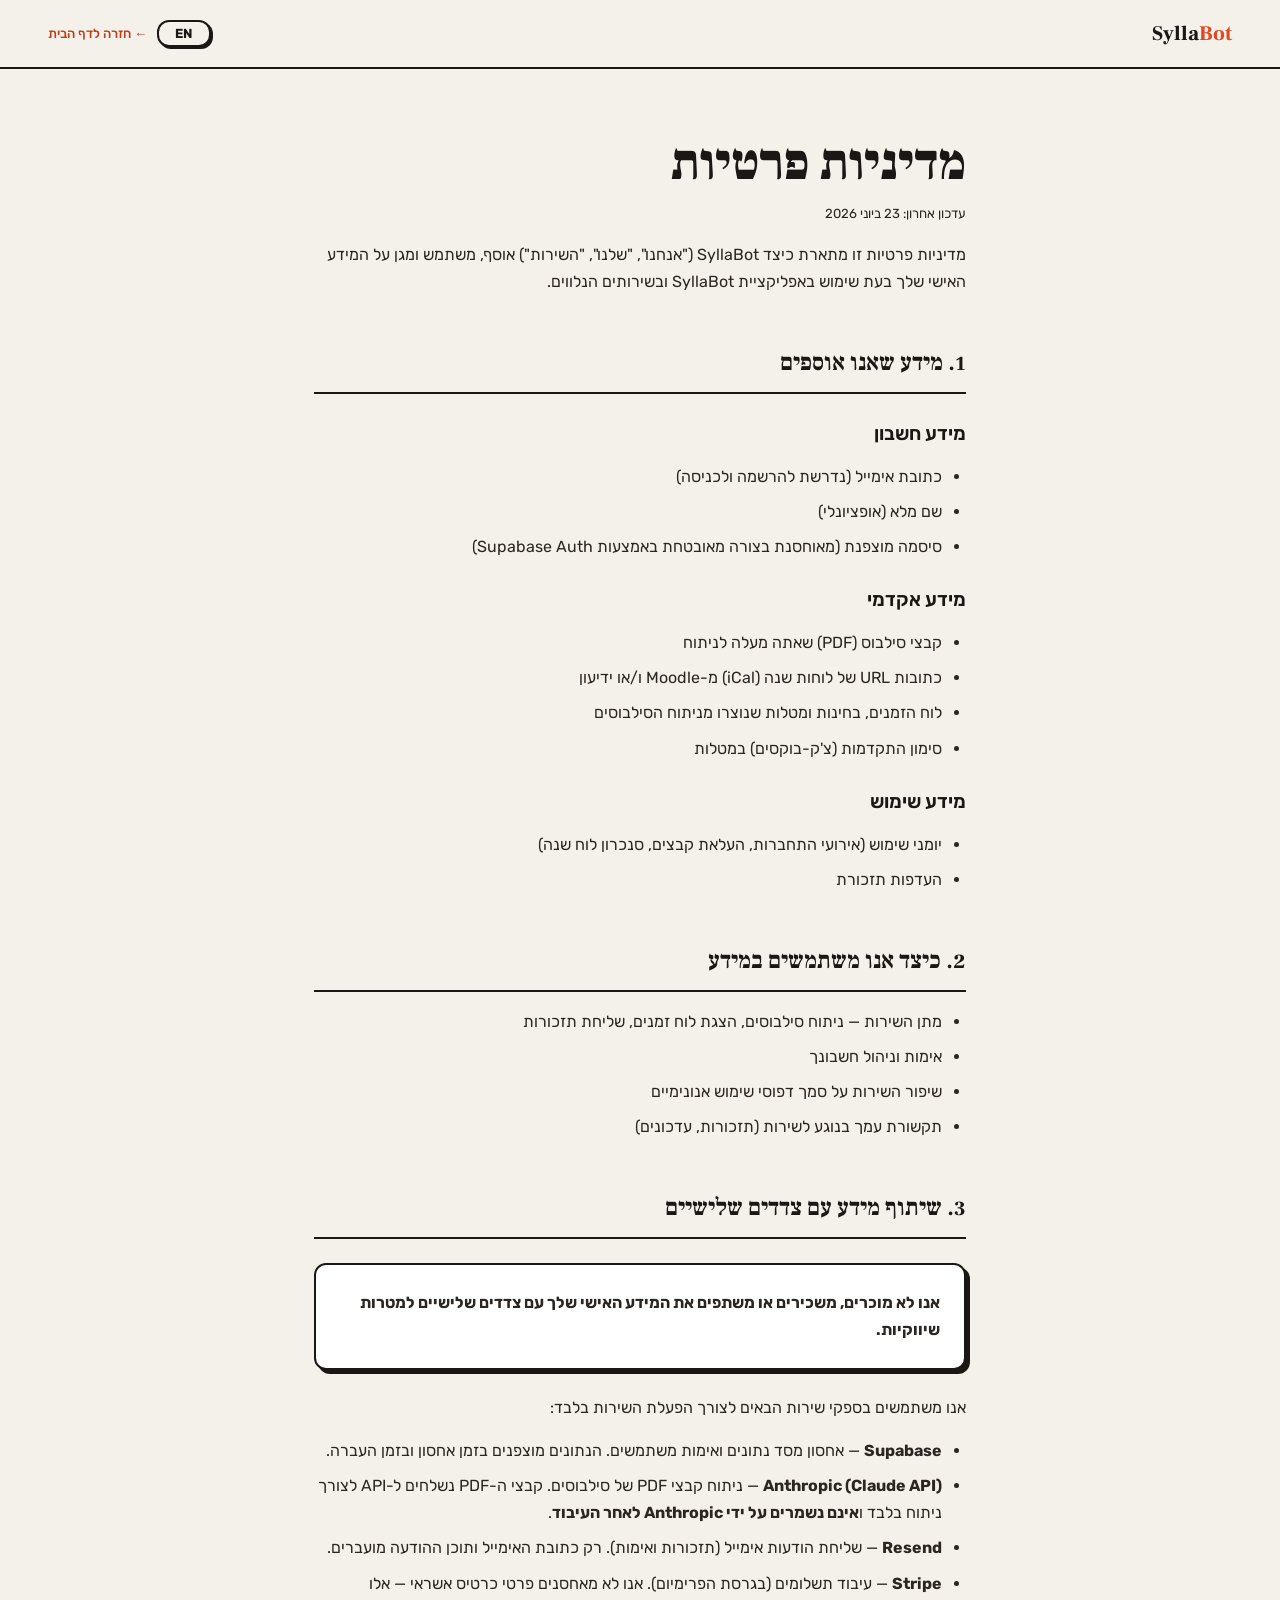
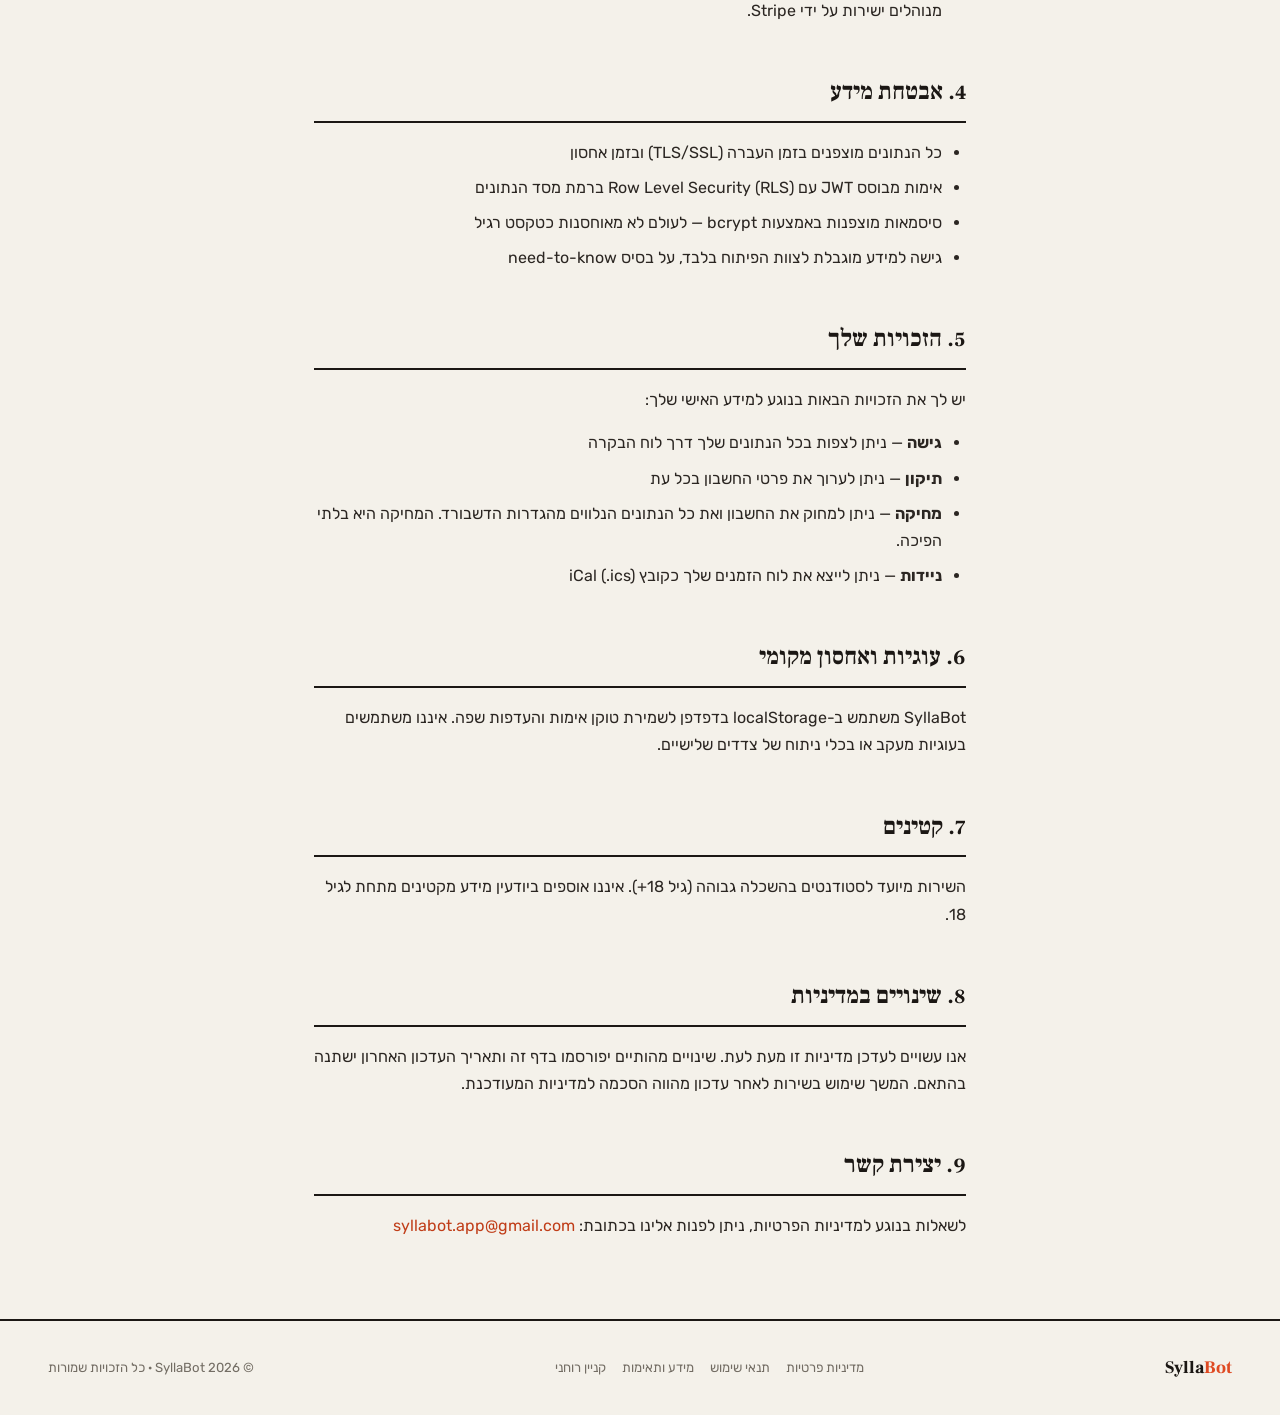
<file: privacy.html>
<!DOCTYPE html>
<html lang="he" dir="rtl">
<head>
<meta charset="UTF-8">
<meta name="viewport" content="width=device-width, initial-scale=1.0">
<meta name="theme-color" content="#1b1714">
<title>SyllaBot – מדיניות פרטיות</title>
<link rel="preconnect" href="https://fonts.googleapis.com">
<link rel="preconnect" href="https://fonts.gstatic.com" crossorigin>
<link href="https://fonts.googleapis.com/css2?family=Frank+Ruhl+Libre:wght@500;700;800;900&family=Rubik:wght@300;400;500;600;700;800;900&family=Heebo:wght@300;400;500;700;900&display=swap" rel="stylesheet">
<style>
  :root {
    --font-display:        'Frank Ruhl Libre', 'Rubik', serif;
    --font-body:           'Rubik', 'Heebo', sans-serif;
    --text-xs:             0.72rem;
    --text-sm:             0.82rem;
    --text-base:           1rem;
    --text-md:             1.05rem;
    --text-lg:             1.2rem;
    --text-xl:             1.5rem;
    --text-2xl:            2rem;
    --text-3xl:            clamp(2.4rem, 5vw, 3.2rem);
    --color-bg:            #f4f1ea;
    --color-bg-card:       #ffffff;
    --color-text:          #1b1714;
    --color-text-secondary:#2b2622;
    --color-text-muted:    #736d64;
    --color-text-link:     #c03d18;
    --color-accent:        #df4a22;
    --color-accent-hover:  #c03d18;
    --color-border:        rgba(27, 23, 20, 0.10);
    --color-border-ink:    #1b1714;
    --space-4:   8px;
    --space-5:   12px;
    --space-6:   16px;
    --space-7:   24px;
    --space-8:   32px;
    --space-9:   48px;
    --space-10:  64px;
    --space-11:  96px;
    --max-width-content:   700px;
    --radius-md:           12px;
    --border-structural:   2.5px solid var(--color-border-ink);
    --shadow-hard-md:      4px 4px 0 var(--color-border-ink);
  }

  * { margin: 0; padding: 0; box-sizing: border-box; }

  body {
    font-family: var(--font-body);
    background: var(--color-bg);
    color: var(--color-text);
    line-height: 1.7;
    min-height: 100vh;
    display: flex;
    flex-direction: column;
  }

  a { color: var(--color-text-link); text-decoration: none; }
  a:hover { text-decoration: underline; }

  /* ── NAV ── */
  nav {
    display: flex;
    justify-content: space-between;
    align-items: center;
    padding: var(--space-6) var(--space-9);
    border-bottom: var(--border-structural);
  }
  .logo {
    font-family: var(--font-display);
    font-size: 1.3rem;
    font-weight: 800;
    color: var(--color-text);
    text-decoration: none;
  }
  .logo span { color: var(--color-accent); }
  .nav-back {
    font-size: var(--text-sm);
    font-weight: 500;
  }

  /* ── CONTENT ── */
  .legal-page {
    flex: 1;
    max-width: var(--max-width-content);
    margin: 0 auto;
    padding: var(--space-10) var(--space-7);
    width: 100%;
  }

  .legal-page h1 {
    font-family: var(--font-display);
    font-size: var(--text-3xl);
    font-weight: 900;
    margin-bottom: var(--space-4);
    line-height: 1.2;
  }

  .legal-meta {
    font-size: var(--text-sm);
    color: var(--color-text-muted);
    margin-bottom: var(--space-9);
  }

  .legal-page h2 {
    font-family: var(--font-display);
    font-size: var(--text-xl);
    font-weight: 700;
    margin-top: var(--space-9);
    margin-bottom: var(--space-6);
    padding-bottom: var(--space-4);
    border-bottom: var(--border-structural);
  }

  .legal-page h3 {
    font-size: var(--text-lg);
    font-weight: 600;
    margin-top: var(--space-7);
    margin-bottom: var(--space-5);
  }

  .legal-page p {
    margin-bottom: var(--space-6);
    color: var(--color-text-secondary);
  }

  .legal-page ul {
    margin-bottom: var(--space-6);
    padding-right: var(--space-7);
    color: var(--color-text-secondary);
  }
  .legal-page ul li { margin-bottom: var(--space-4); }

  .legal-card {
    background: var(--color-bg-card);
    border: var(--border-structural);
    border-radius: var(--radius-md);
    box-shadow: var(--shadow-hard-md);
    padding: var(--space-7);
    margin: var(--space-7) 0;
  }
  .legal-card p:last-child { margin-bottom: 0; }

  /* ── FOOTER ── */
  footer {
    padding: var(--space-8) var(--space-9);
    display: flex;
    justify-content: space-between;
    align-items: center;
    border-top: var(--border-structural);
    flex-wrap: wrap;
    gap: var(--space-6);
  }
  footer .logo { font-size: 1.1rem; }
  footer p { font-size: var(--text-sm); color: var(--color-text-muted); }
  .footer-links { display: flex; gap: var(--space-6); flex-wrap: wrap; }
  .footer-links a { font-size: var(--text-sm); color: var(--color-text-muted); }
  .footer-links a:hover { color: var(--color-accent); }

  .lang-toggle {
    background: var(--color-bg);
    color: var(--color-text);
    border: var(--border-structural);
    padding: 4px var(--space-6);
    border-radius: var(--radius-md);
    font-family: var(--font-body);
    font-size: var(--text-sm);
    font-weight: 700;
    cursor: pointer;
    letter-spacing: 0.02em;
    box-shadow: 2px 2px 0 var(--color-border-ink);
    transition: transform 0.15s, box-shadow 0.15s;
  }
  .lang-toggle:hover {
    transform: translate(2px, 2px);
    box-shadow: none;
  }

  html[dir="ltr"] .legal-page ul {
    padding-right: 0;
    padding-left: var(--space-7);
  }

  @media (max-width: 768px) {
    nav { padding: var(--space-6) var(--space-7); }
    .legal-page { padding: var(--space-9) var(--space-7); }
    footer { flex-direction: column; text-align: center; }
  }
</style>
</head>
<body>

<nav>
  <a href="index.html" class="logo">Sylla<span>Bot</span></a>
  <div style="display:flex;gap:10px;align-items:center">
    <button class="lang-toggle" id="lang-toggle" onclick="toggleLang()" aria-label="Switch language">EN</button>
    <a href="index.html" class="nav-back" data-i18n="navBack">← חזרה לדף הבית</a>
  </div>
</nav>

<main class="legal-page">
  <h1 data-i18n="privacyTitle">מדיניות פרטיות</h1>
  <p class="legal-meta" data-i18n="privacyMeta">עדכון אחרון: 23 ביוני 2026</p>

  <p data-i18n="privacyIntro">מדיניות פרטיות זו מתארת כיצד SyllaBot ("אנחנו", "שלנו", "השירות") אוסף, משתמש ומגן על המידע האישי שלך בעת שימוש באפליקציית SyllaBot ובשירותים הנלווים.</p>

  <h2 data-i18n="privacyCollectTitle">1. מידע שאנו אוספים</h2>

  <h3 data-i18n="privacyAccountTitle">מידע חשבון</h3>
  <ul>
    <li data-i18n="privacyAccountEmail">כתובת אימייל (נדרשת להרשמה ולכניסה)</li>
    <li data-i18n="privacyAccountName">שם מלא (אופציונלי)</li>
    <li data-i18n="privacyAccountPassword">סיסמה מוצפנת (מאוחסנת בצורה מאובטחת באמצעות Supabase Auth)</li>
  </ul>

  <h3 data-i18n="privacyAcademicTitle">מידע אקדמי</h3>
  <ul>
    <li data-i18n="privacyAcademicSyllabus">קבצי סילבוס (PDF) שאתה מעלה לניתוח</li>
    <li data-i18n="privacyAcademicCalendar">כתובות URL של לוחות שנה (iCal) מ-Moodle ו/או ידיעון</li>
    <li data-i18n="privacyAcademicSchedule">לוח הזמנים, בחינות ומטלות שנוצרו מניתוח הסילבוסים</li>
    <li data-i18n="privacyAcademicProgress">סימון התקדמות (צ'ק-בוקסים) במטלות</li>
  </ul>

  <h3 data-i18n="privacyUsageTitle">מידע שימוש</h3>
  <ul>
    <li data-i18n="privacyUsageLogs">יומני שימוש (אירועי התחברות, העלאת קבצים, סנכרון לוח שנה)</li>
    <li data-i18n="privacyUsagePrefs">העדפות תזכורת</li>
  </ul>

  <h2 data-i18n="privacyUseTitle">2. כיצד אנו משתמשים במידע</h2>
  <ul>
    <li data-i18n="privacyUse1">מתן השירות — ניתוח סילבוסים, הצגת לוח זמנים, שליחת תזכורות</li>
    <li data-i18n="privacyUse2">אימות וניהול חשבונך</li>
    <li data-i18n="privacyUse3">שיפור השירות על סמך דפוסי שימוש אנונימיים</li>
    <li data-i18n="privacyUse4">תקשורת עמך בנוגע לשירות (תזכורות, עדכונים)</li>
  </ul>

  <h2 data-i18n="privacyThirdTitle">3. שיתוף מידע עם צדדים שלישיים</h2>

  <div class="legal-card">
    <p data-i18n="privacyThirdMain"><strong>אנו לא מוכרים, משכירים או משתפים את המידע האישי שלך עם צדדים שלישיים למטרות שיווקיות.</strong></p>
  </div>

  <p data-i18n="privacyThirdProviders">אנו משתמשים בספקי שירות הבאים לצורך הפעלת השירות בלבד:</p>
  <ul>
    <li data-i18n="privacyThirdSupabase"><strong>Supabase</strong> — אחסון מסד נתונים ואימות משתמשים. הנתונים מוצפנים בזמן אחסון ובזמן העברה.</li>
    <li data-i18n="privacyThirdAnthropic"><strong>Anthropic (Claude API)</strong> — ניתוח קבצי PDF של סילבוסים. קבצי ה-PDF נשלחים ל-API לצורך ניתוח בלבד ו<strong>אינם נשמרים על ידי Anthropic לאחר העיבוד</strong>.</li>
    <li data-i18n="privacyThirdResend"><strong>Resend</strong> — שליחת הודעות אימייל (תזכורות ואימות). רק כתובת האימייל ותוכן ההודעה מועברים.</li>
    <li data-i18n="privacyThirdStripe"><strong>Stripe</strong> — עיבוד תשלומים (בגרסת הפרימיום). אנו לא מאחסנים פרטי כרטיס אשראי — אלו מנוהלים ישירות על ידי Stripe.</li>
  </ul>

  <h2 data-i18n="privacySecurityTitle">4. אבטחת מידע</h2>
  <ul>
    <li data-i18n="privacySecurity1">כל הנתונים מוצפנים בזמן העברה (TLS/SSL) ובזמן אחסון</li>
    <li data-i18n="privacySecurity2">אימות מבוסס JWT עם Row Level Security (RLS) ברמת מסד הנתונים</li>
    <li data-i18n="privacySecurity3">סיסמאות מוצפנות באמצעות bcrypt — לעולם לא מאוחסנות כטקסט רגיל</li>
    <li data-i18n="privacySecurity4">גישה למידע מוגבלת לצוות הפיתוח בלבד, על בסיס need-to-know</li>
  </ul>

  <h2 data-i18n="privacyRightsTitle">5. הזכויות שלך</h2>
  <p data-i18n="privacyRightsIntro">יש לך את הזכויות הבאות בנוגע למידע האישי שלך:</p>
  <ul>
    <li data-i18n="privacyRights1"><strong>גישה</strong> — ניתן לצפות בכל הנתונים שלך דרך לוח הבקרה</li>
    <li data-i18n="privacyRights2"><strong>תיקון</strong> — ניתן לערוך את פרטי החשבון בכל עת</li>
    <li data-i18n="privacyRights3"><strong>מחיקה</strong> — ניתן למחוק את החשבון ואת כל הנתונים הנלווים מהגדרות הדשבורד. המחיקה היא בלתי הפיכה.</li>
    <li data-i18n="privacyRights4"><strong>ניידות</strong> — ניתן לייצא את לוח הזמנים שלך כקובץ iCal (.ics)</li>
  </ul>

  <h2 data-i18n="privacyCookiesTitle">6. עוגיות ואחסון מקומי</h2>
  <p data-i18n="privacyCookies">SyllaBot משתמש ב-localStorage בדפדפן לשמירת טוקן אימות והעדפות שפה. איננו משתמשים בעוגיות מעקב או בכלי ניתוח של צדדים שלישיים.</p>

  <h2 data-i18n="privacyChildrenTitle">7. קטינים</h2>
  <p data-i18n="privacyChildren">השירות מיועד לסטודנטים בהשכלה גבוהה (גיל 18+). איננו אוספים ביודעין מידע מקטינים מתחת לגיל 18.</p>

  <h2 data-i18n="privacyChangesTitle">8. שינויים במדיניות</h2>
  <p data-i18n="privacyChanges">אנו עשויים לעדכן מדיניות זו מעת לעת. שינויים מהותיים יפורסמו בדף זה ותאריך העדכון האחרון ישתנה בהתאם. המשך שימוש בשירות לאחר עדכון מהווה הסכמה למדיניות המעודכנת.</p>

  <h2 data-i18n="privacyContactTitle">9. יצירת קשר</h2>
  <p data-i18n="privacyContact">לשאלות בנוגע למדיניות הפרטיות, ניתן לפנות אלינו בכתובת: <a href="mailto:syllabot.app@gmail.com">syllabot.app@gmail.com</a></p>
</main>

<footer>
  <a href="index.html" class="logo">Sylla<span>Bot</span></a>
  <div class="footer-links">
    <a href="privacy.html" data-i18n="footerPrivacy">מדיניות פרטיות</a>
    <a href="terms.html" data-i18n="footerTerms">תנאי שימוש</a>
    <a href="compliance.html" data-i18n="footerCompliance">מידע ותאימות</a>
    <a href="ip.html" data-i18n="footerIP">קניין רוחני</a>
  </div>
  <p data-i18n="footerCopy">&copy; 2026 SyllaBot &middot; כל הזכויות שמורות</p>
</footer>

<script>
  const T = {
    he: {
      navBack: '← חזרה לדף הבית',
      privacyTitle: 'מדיניות פרטיות',
      privacyMeta: 'עדכון אחרון: 23 ביוני 2026',
      privacyIntro: 'מדיניות פרטיות זו מתארת כיצד SyllaBot ("אנחנו", "שלנו", "השירות") אוסף, משתמש ומגן על המידע האישי שלך בעת שימוש באפליקציית SyllaBot ובשירותים הנלווים.',
      privacyCollectTitle: '1. מידע שאנו אוספים',
      privacyAccountTitle: 'מידע חשבון',
      privacyAccountEmail: 'כתובת אימייל (נדרשת להרשמה ולכניסה)',
      privacyAccountName: 'שם מלא (אופציונלי)',
      privacyAccountPassword: 'סיסמה מוצפנת (מאוחסנת בצורה מאובטחת באמצעות Supabase Auth)',
      privacyAcademicTitle: 'מידע אקדמי',
      privacyAcademicSyllabus: 'קבצי סילבוס (PDF) שאתה מעלה לניתוח',
      privacyAcademicCalendar: 'כתובות URL של לוחות שנה (iCal) מ-Moodle ו/או ידיעון',
      privacyAcademicSchedule: 'לוח הזמנים, בחינות ומטלות שנוצרו מניתוח הסילבוסים',
      privacyAcademicProgress: 'סימון התקדמות (צ\'ק-בוקסים) במטלות',
      privacyUsageTitle: 'מידע שימוש',
      privacyUsageLogs: 'יומני שימוש (אירועי התחברות, העלאת קבצים, סנכרון לוח שנה)',
      privacyUsagePrefs: 'העדפות תזכורת',
      privacyUseTitle: '2. כיצד אנו משתמשים במידע',
      privacyUse1: 'מתן השירות — ניתוח סילבוסים, הצגת לוח זמנים, שליחת תזכורות',
      privacyUse2: 'אימות וניהול חשבונך',
      privacyUse3: 'שיפור השירות על סמך דפוסי שימוש אנונימיים',
      privacyUse4: 'תקשורת עמך בנוגע לשירות (תזכורות, עדכונים)',
      privacyThirdTitle: '3. שיתוף מידע עם צדדים שלישיים',
      privacyThirdMain: '<strong>אנו לא מוכרים, משכירים או משתפים את המידע האישי שלך עם צדדים שלישיים למטרות שיווקיות.</strong>',
      privacyThirdProviders: 'אנו משתמשים בספקי שירות הבאים לצורך הפעלת השירות בלבד:',
      privacyThirdSupabase: '<strong>Supabase</strong> — אחסון מסד נתונים ואימות משתמשים. הנתונים מוצפנים בזמן אחסון ובזמן העברה.',
      privacyThirdAnthropic: '<strong>Anthropic (Claude API)</strong> — ניתוח קבצי PDF של סילבוסים. קבצי ה-PDF נשלחים ל-API לצורך ניתוח בלבד ו<strong>אינם נשמרים על ידי Anthropic לאחר העיבוד</strong>.',
      privacyThirdResend: '<strong>Resend</strong> — שליחת הודעות אימייל (תזכורות ואימות). רק כתובת האימייל ותוכן ההודעה מועברים.',
      privacyThirdStripe: '<strong>Stripe</strong> — עיבוד תשלומים (בגרסת הפרימיום). אנו לא מאחסנים פרטי כרטיס אשראי — אלו מנוהלים ישירות על ידי Stripe.',
      privacySecurityTitle: '4. אבטחת מידע',
      privacySecurity1: 'כל הנתונים מוצפנים בזמן העברה (TLS/SSL) ובזמן אחסון',
      privacySecurity2: 'אימות מבוסס JWT עם Row Level Security (RLS) ברמת מסד הנתונים',
      privacySecurity3: 'סיסמאות מוצפנות באמצעות bcrypt — לעולם לא מאוחסנות כטקסט רגיל',
      privacySecurity4: 'גישה למידע מוגבלת לצוות הפיתוח בלבד, על בסיס need-to-know',
      privacyRightsTitle: '5. הזכויות שלך',
      privacyRightsIntro: 'יש לך את הזכויות הבאות בנוגע למידע האישי שלך:',
      privacyRights1: '<strong>גישה</strong> — ניתן לצפות בכל הנתונים שלך דרך לוח הבקרה',
      privacyRights2: '<strong>תיקון</strong> — ניתן לערוך את פרטי החשבון בכל עת',
      privacyRights3: '<strong>מחיקה</strong> — ניתן למחוק את החשבון ואת כל הנתונים הנלווים מהגדרות הדשבורד. המחיקה היא בלתי הפיכה.',
      privacyRights4: '<strong>ניידות</strong> — ניתן לייצא את לוח הזמנים שלך כקובץ iCal (.ics)',
      privacyCookiesTitle: '6. עוגיות ואחסון מקומי',
      privacyCookies: 'SyllaBot משתמש ב-localStorage בדפדפן לשמירת טוקן אימות והעדפות שפה. איננו משתמשים בעוגיות מעקב או בכלי ניתוח של צדדים שלישיים.',
      privacyChildrenTitle: '7. קטינים',
      privacyChildren: 'השירות מיועד לסטודנטים בהשכלה גבוהה (גיל 18+). איננו אוספים ביודעין מידע מקטינים מתחת לגיל 18.',
      privacyChangesTitle: '8. שינויים במדיניות',
      privacyChanges: 'אנו עשויים לעדכן מדיניות זו מעת לעת. שינויים מהותיים יפורסמו בדף זה ותאריך העדכון האחרון ישתנה בהתאם. המשך שימוש בשירות לאחר עדכון מהווה הסכמה למדיניות המעודכנת.',
      privacyContactTitle: '9. יצירת קשר',
      privacyContact: 'לשאלות בנוגע למדיניות הפרטיות, ניתן לפנות אלינו בכתובת: <a href="mailto:syllabot.app@gmail.com">syllabot.app@gmail.com</a>',
      footerPrivacy: 'מדיניות פרטיות',
      footerTerms: 'תנאי שימוש',
      footerCompliance: 'מידע ותאימות',
      footerIP: 'קניין רוחני',
      footerCopy: '\u00a9 2026 SyllaBot \u00b7 כל הזכויות שמורות',
    },
    en: {
      navBack: '\u2190 Back to home',
      privacyTitle: 'Privacy Policy',
      privacyMeta: 'Last updated: June 23, 2026',
      privacyIntro: 'This Privacy Policy describes how SyllaBot ("we", "our", "the Service") collects, uses, and protects your personal information when you use the SyllaBot application and related services.',
      privacyCollectTitle: '1. Information We Collect',
      privacyAccountTitle: 'Account Information',
      privacyAccountEmail: 'Email address (required for registration and login)',
      privacyAccountName: 'Full name (optional)',
      privacyAccountPassword: 'Encrypted password (stored securely via Supabase Auth)',
      privacyAcademicTitle: 'Academic Information',
      privacyAcademicSyllabus: 'Syllabus files (PDF) that you upload for analysis',
      privacyAcademicCalendar: 'Calendar URLs (iCal) from Moodle and/or Yedion',
      privacyAcademicSchedule: 'Schedule, exams, and assignments generated from syllabus analysis',
      privacyAcademicProgress: 'Task completion checkboxes',
      privacyUsageTitle: 'Usage Information',
      privacyUsageLogs: 'Usage logs (login events, file uploads, calendar sync)',
      privacyUsagePrefs: 'Reminder preferences',
      privacyUseTitle: '2. How We Use Information',
      privacyUse1: 'Providing the Service \u2014 analyzing syllabi, displaying schedules, sending reminders',
      privacyUse2: 'Authenticating and managing your account',
      privacyUse3: 'Improving the Service based on anonymous usage patterns',
      privacyUse4: 'Communicating with you regarding the Service (reminders, updates)',
      privacyThirdTitle: '3. Sharing Information with Third Parties',
      privacyThirdMain: '<strong>We do not sell, rent, or share your personal information with third parties for marketing purposes.</strong>',
      privacyThirdProviders: 'We use the following service providers solely for operating the Service:',
      privacyThirdSupabase: '<strong>Supabase</strong> \u2014 database storage and user authentication. Data is encrypted at rest and in transit.',
      privacyThirdAnthropic: '<strong>Anthropic (Claude API)</strong> \u2014 PDF syllabus analysis. PDF files are sent to the API for analysis only and <strong>are not retained by Anthropic after processing</strong>.',
      privacyThirdResend: '<strong>Resend</strong> \u2014 sending email messages (reminders and verification). Only the email address and message content are transmitted.',
      privacyThirdStripe: '<strong>Stripe</strong> \u2014 payment processing (premium version). We do not store credit card details \u2014 these are managed directly by Stripe.',
      privacySecurityTitle: '4. Data Security',
      privacySecurity1: 'All data is encrypted in transit (TLS/SSL) and at rest',
      privacySecurity2: 'JWT-based authentication with Row Level Security (RLS) at the database level',
      privacySecurity3: 'Passwords are hashed using bcrypt \u2014 never stored as plain text',
      privacySecurity4: 'Data access is limited to the development team on a need-to-know basis',
      privacyRightsTitle: '5. Your Rights',
      privacyRightsIntro: 'You have the following rights regarding your personal information:',
      privacyRights1: '<strong>Access</strong> \u2014 you can view all your data through the dashboard',
      privacyRights2: '<strong>Correction</strong> \u2014 you can edit your account details at any time',
      privacyRights3: '<strong>Deletion</strong> \u2014 you can delete your account and all associated data from the dashboard settings. Deletion is irreversible.',
      privacyRights4: '<strong>Portability</strong> \u2014 you can export your schedule as an iCal (.ics) file',
      privacyCookiesTitle: '6. Cookies and Local Storage',
      privacyCookies: 'SyllaBot uses browser localStorage to store authentication tokens and language preferences. We do not use tracking cookies or third-party analytics tools.',
      privacyChildrenTitle: '7. Minors',
      privacyChildren: 'The Service is intended for higher education students (age 18+). We do not knowingly collect information from minors under the age of 18.',
      privacyChangesTitle: '8. Policy Changes',
      privacyChanges: 'We may update this policy from time to time. Material changes will be posted on this page and the last updated date will be changed accordingly. Continued use of the Service after an update constitutes acceptance of the updated policy.',
      privacyContactTitle: '9. Contact',
      privacyContact: 'For questions about the Privacy Policy, contact us at: <a href="mailto:syllabot.app@gmail.com">syllabot.app@gmail.com</a>',
      footerPrivacy: 'Privacy Policy',
      footerTerms: 'Terms of Use',
      footerCompliance: 'Data & Compliance',
      footerIP: 'Intellectual Property',
      footerCopy: '\u00a9 2026 SyllaBot \u00b7 All rights reserved',
    }
  };

  let currentLang = localStorage.getItem('landing-lang') || 'he';

  function applyLang(lang) {
    currentLang = lang;
    const t = T[lang];
    const isHe = lang === 'he';
    document.documentElement.lang = lang;
    document.documentElement.dir = isHe ? 'rtl' : 'ltr';
    document.title = isHe ? 'SyllaBot \u2013 מדיניות פרטיות' : 'SyllaBot \u2013 Privacy Policy';
    document.getElementById('lang-toggle').textContent = isHe ? 'EN' : '\u05e2\u05d1';
    document.querySelectorAll('[data-i18n]').forEach(el => {
      const key = el.dataset.i18n;
      if (t[key] === undefined) return;
      if (t[key].includes('<')) { el.innerHTML = t[key]; } else { el.textContent = t[key]; }
    });
    localStorage.setItem('landing-lang', lang);
  }

  function toggleLang() {
    applyLang(currentLang === 'he' ? 'en' : 'he');
  }

  applyLang(currentLang);
</script>

</body>
</html>
</file>
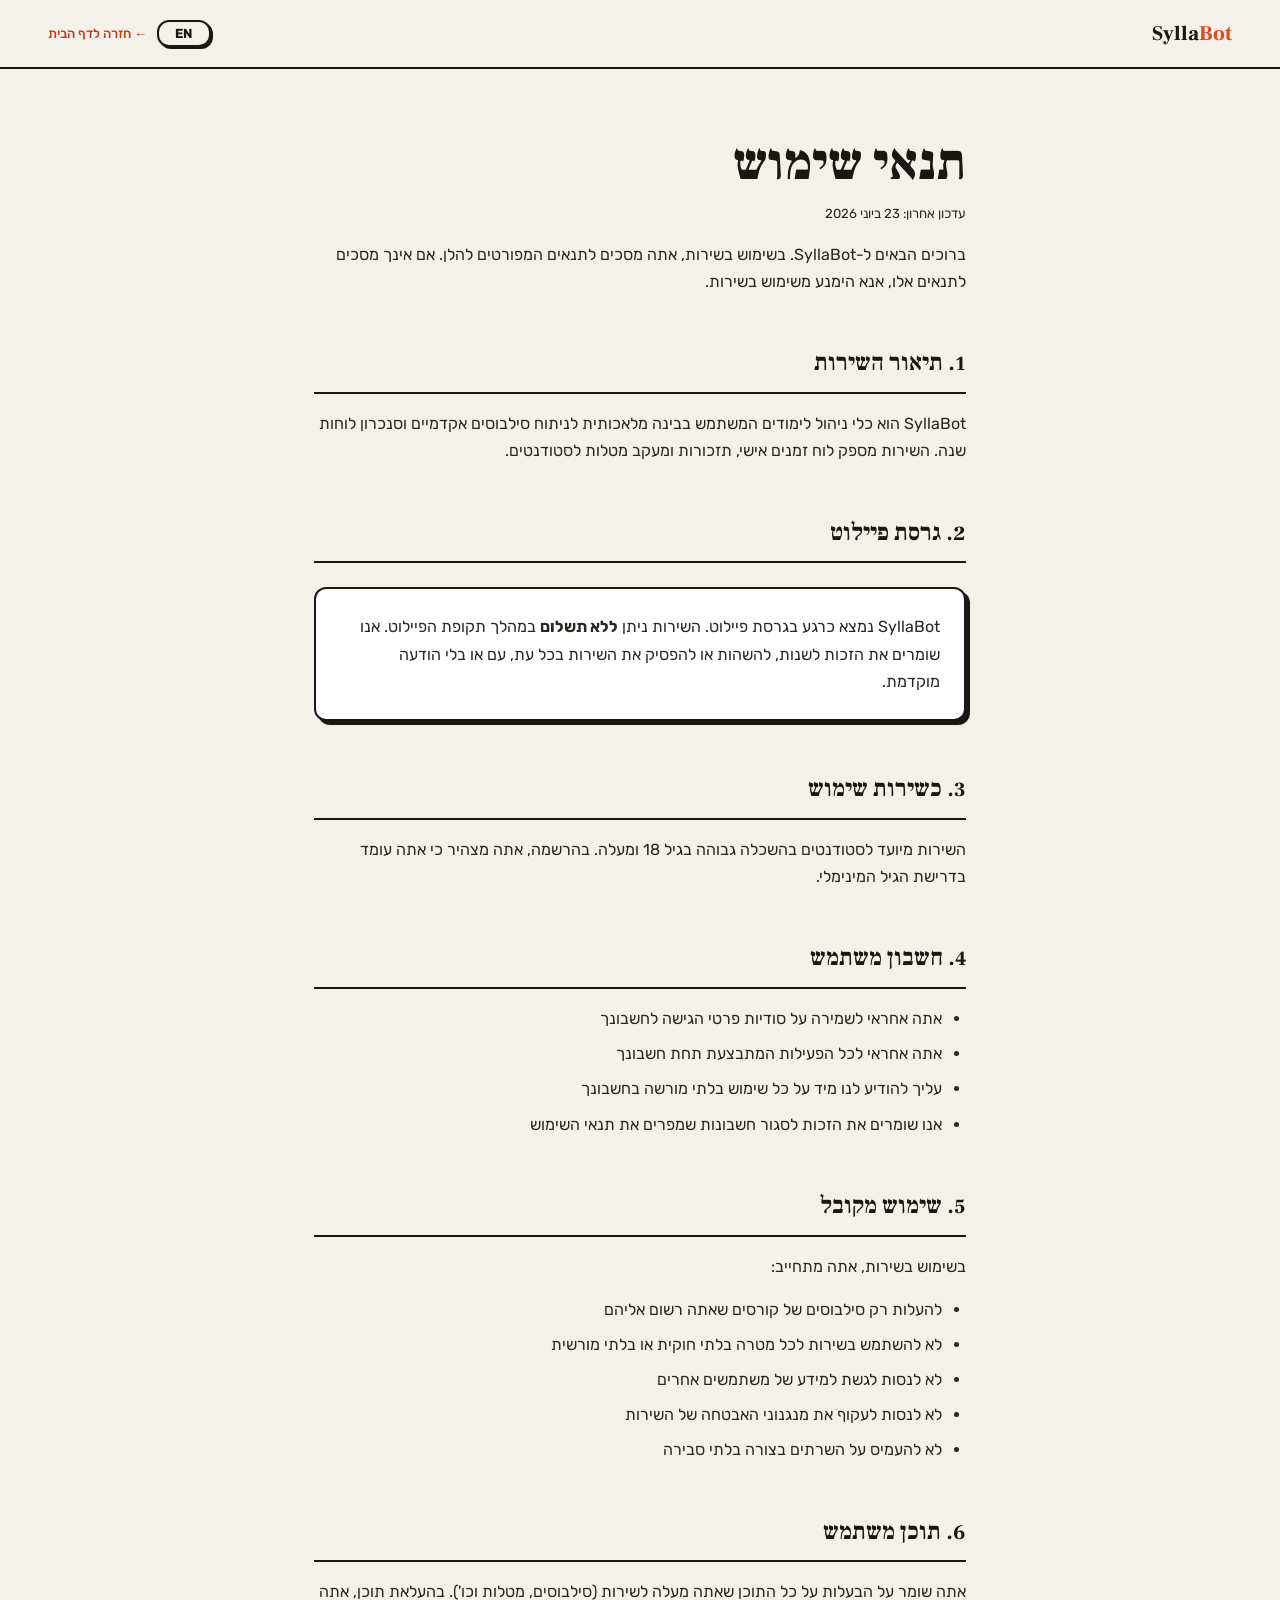
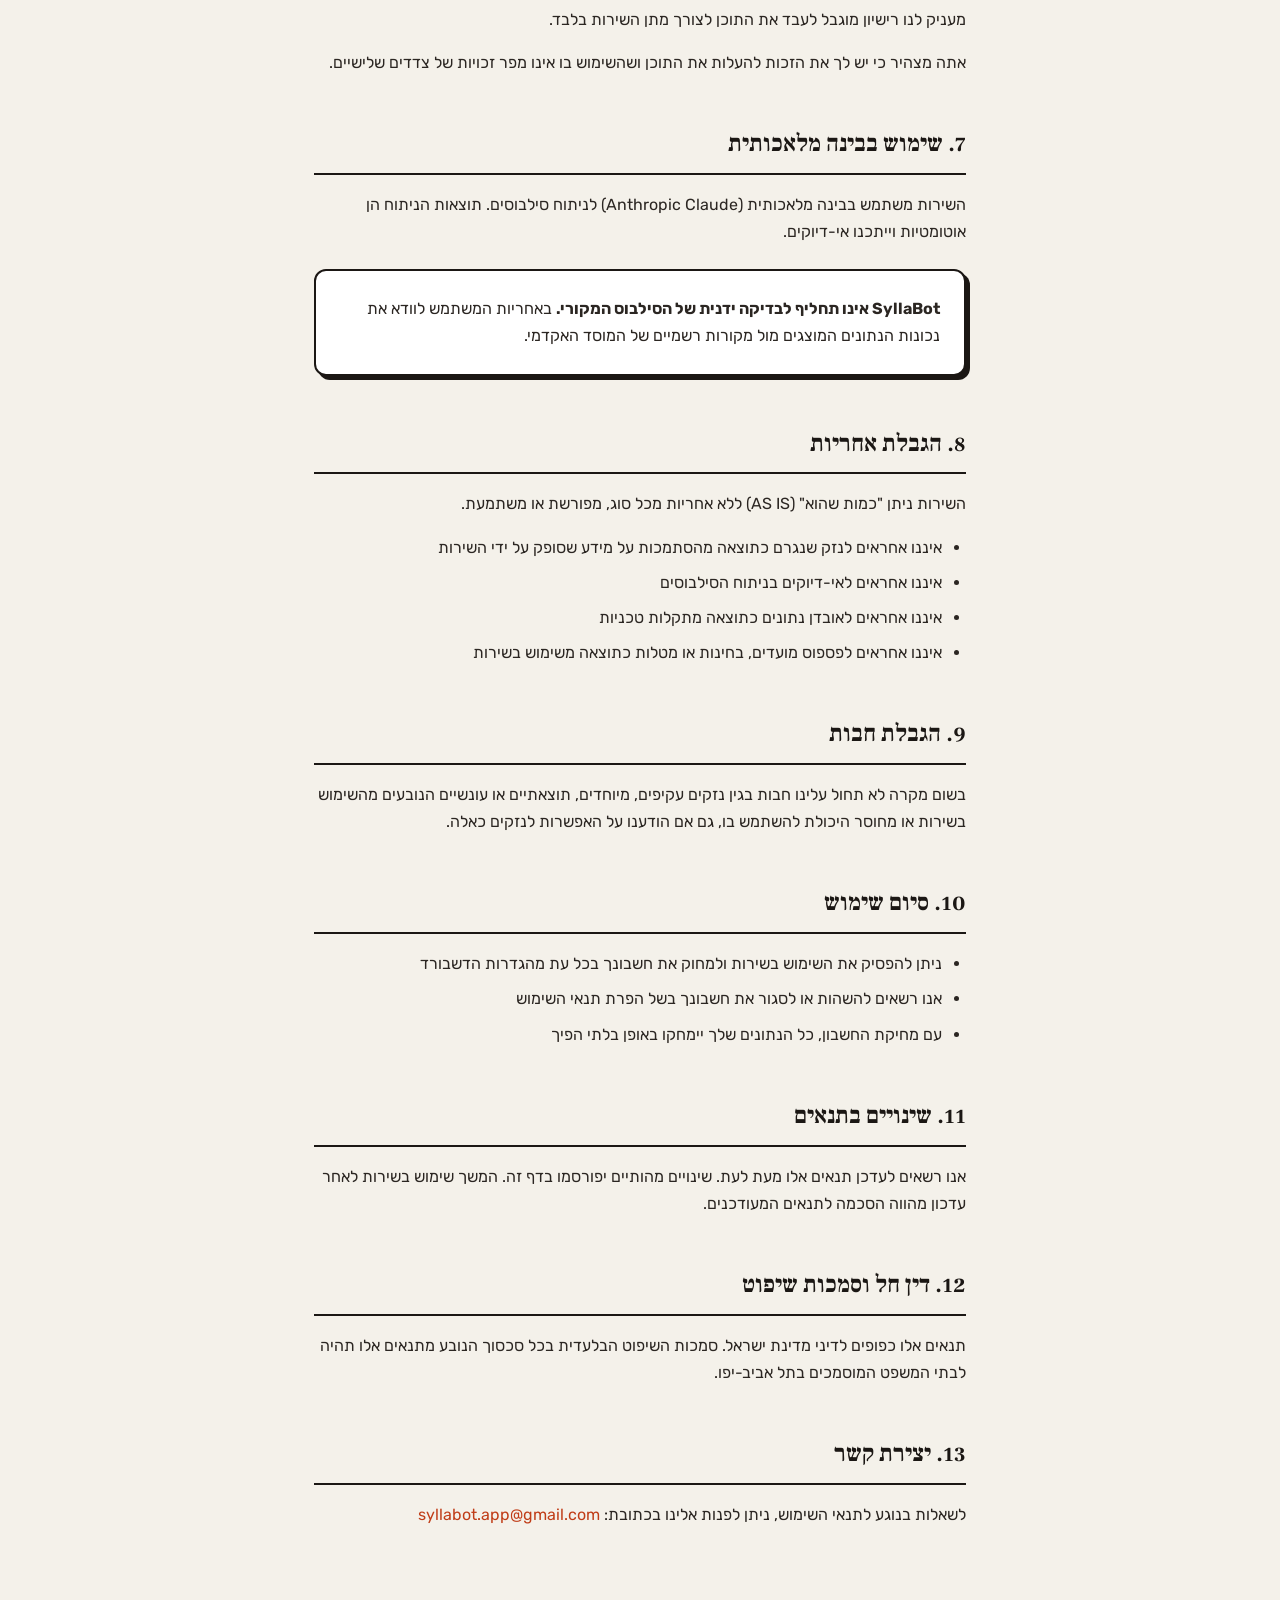
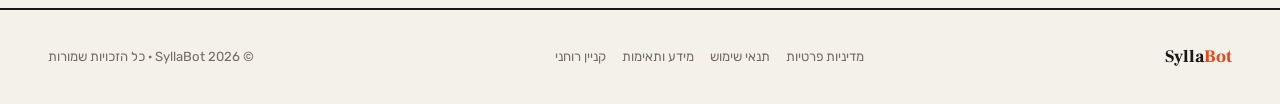
<file: terms.html>
<!DOCTYPE html>
<html lang="he" dir="rtl">
<head>
<meta charset="UTF-8">
<meta name="viewport" content="width=device-width, initial-scale=1.0">
<meta name="theme-color" content="#1b1714">
<title>SyllaBot – תנאי שימוש</title>
<link rel="preconnect" href="https://fonts.googleapis.com">
<link rel="preconnect" href="https://fonts.gstatic.com" crossorigin>
<link href="https://fonts.googleapis.com/css2?family=Frank+Ruhl+Libre:wght@500;700;800;900&family=Rubik:wght@300;400;500;600;700;800;900&family=Heebo:wght@300;400;500;700;900&display=swap" rel="stylesheet">
<style>
  :root {
    --font-display:        'Frank Ruhl Libre', 'Rubik', serif;
    --font-body:           'Rubik', 'Heebo', sans-serif;
    --text-xs:             0.72rem;
    --text-sm:             0.82rem;
    --text-base:           1rem;
    --text-md:             1.05rem;
    --text-lg:             1.2rem;
    --text-xl:             1.5rem;
    --text-2xl:            2rem;
    --text-3xl:            clamp(2.4rem, 5vw, 3.2rem);
    --color-bg:            #f4f1ea;
    --color-bg-card:       #ffffff;
    --color-text:          #1b1714;
    --color-text-secondary:#2b2622;
    --color-text-muted:    #736d64;
    --color-text-link:     #c03d18;
    --color-accent:        #df4a22;
    --color-accent-hover:  #c03d18;
    --color-border:        rgba(27, 23, 20, 0.10);
    --color-border-ink:    #1b1714;
    --space-4:   8px;
    --space-5:   12px;
    --space-6:   16px;
    --space-7:   24px;
    --space-8:   32px;
    --space-9:   48px;
    --space-10:  64px;
    --space-11:  96px;
    --max-width-content:   700px;
    --radius-md:           12px;
    --border-structural:   2.5px solid var(--color-border-ink);
    --shadow-hard-md:      4px 4px 0 var(--color-border-ink);
  }

  * { margin: 0; padding: 0; box-sizing: border-box; }

  body {
    font-family: var(--font-body);
    background: var(--color-bg);
    color: var(--color-text);
    line-height: 1.7;
    min-height: 100vh;
    display: flex;
    flex-direction: column;
  }

  a { color: var(--color-text-link); text-decoration: none; }
  a:hover { text-decoration: underline; }

  nav {
    display: flex;
    justify-content: space-between;
    align-items: center;
    padding: var(--space-6) var(--space-9);
    border-bottom: var(--border-structural);
  }
  .logo {
    font-family: var(--font-display);
    font-size: 1.3rem;
    font-weight: 800;
    color: var(--color-text);
    text-decoration: none;
  }
  .logo span { color: var(--color-accent); }
  .nav-back { font-size: var(--text-sm); font-weight: 500; }

  .legal-page {
    flex: 1;
    max-width: var(--max-width-content);
    margin: 0 auto;
    padding: var(--space-10) var(--space-7);
    width: 100%;
  }

  .legal-page h1 {
    font-family: var(--font-display);
    font-size: var(--text-3xl);
    font-weight: 900;
    margin-bottom: var(--space-4);
    line-height: 1.2;
  }

  .legal-meta {
    font-size: var(--text-sm);
    color: var(--color-text-muted);
    margin-bottom: var(--space-9);
  }

  .legal-page h2 {
    font-family: var(--font-display);
    font-size: var(--text-xl);
    font-weight: 700;
    margin-top: var(--space-9);
    margin-bottom: var(--space-6);
    padding-bottom: var(--space-4);
    border-bottom: var(--border-structural);
  }

  .legal-page h3 {
    font-size: var(--text-lg);
    font-weight: 600;
    margin-top: var(--space-7);
    margin-bottom: var(--space-5);
  }

  .legal-page p {
    margin-bottom: var(--space-6);
    color: var(--color-text-secondary);
  }

  .legal-page ul, .legal-page ol {
    margin-bottom: var(--space-6);
    padding-right: var(--space-7);
    color: var(--color-text-secondary);
  }
  .legal-page ul li, .legal-page ol li { margin-bottom: var(--space-4); }

  .legal-card {
    background: var(--color-bg-card);
    border: var(--border-structural);
    border-radius: var(--radius-md);
    box-shadow: var(--shadow-hard-md);
    padding: var(--space-7);
    margin: var(--space-7) 0;
  }
  .legal-card p:last-child { margin-bottom: 0; }

  footer {
    padding: var(--space-8) var(--space-9);
    display: flex;
    justify-content: space-between;
    align-items: center;
    border-top: var(--border-structural);
    flex-wrap: wrap;
    gap: var(--space-6);
  }
  footer .logo { font-size: 1.1rem; }
  footer p { font-size: var(--text-sm); color: var(--color-text-muted); }
  .footer-links { display: flex; gap: var(--space-6); flex-wrap: wrap; }
  .footer-links a { font-size: var(--text-sm); color: var(--color-text-muted); }
  .footer-links a:hover { color: var(--color-accent); }

  .lang-toggle {
    background: var(--color-bg);
    color: var(--color-text);
    border: var(--border-structural);
    padding: 4px var(--space-6);
    border-radius: var(--radius-md);
    font-family: var(--font-body);
    font-size: var(--text-sm);
    font-weight: 700;
    cursor: pointer;
    letter-spacing: 0.02em;
    box-shadow: 2px 2px 0 var(--color-border-ink);
    transition: transform 0.15s, box-shadow 0.15s;
  }
  .lang-toggle:hover {
    transform: translate(2px, 2px);
    box-shadow: none;
  }

  html[dir="ltr"] .legal-page ul,
  html[dir="ltr"] .legal-page ol {
    padding-right: 0;
    padding-left: var(--space-7);
  }

  @media (max-width: 768px) {
    nav { padding: var(--space-6) var(--space-7); }
    .legal-page { padding: var(--space-9) var(--space-7); }
    footer { flex-direction: column; text-align: center; }
  }
</style>
</head>
<body>

<nav>
  <a href="index.html" class="logo">Sylla<span>Bot</span></a>
  <div style="display:flex;gap:10px;align-items:center">
    <button class="lang-toggle" id="lang-toggle" onclick="toggleLang()" aria-label="Switch language">EN</button>
    <a href="index.html" class="nav-back" data-i18n="navBack">← חזרה לדף הבית</a>
  </div>
</nav>

<main class="legal-page">
  <h1 data-i18n="termsTitle">תנאי שימוש</h1>
  <p class="legal-meta" data-i18n="termsMeta">עדכון אחרון: 23 ביוני 2026</p>

  <p data-i18n="termsIntro">ברוכים הבאים ל-SyllaBot. בשימוש בשירות, אתה מסכים לתנאים המפורטים להלן. אם אינך מסכים לתנאים אלו, אנא הימנע משימוש בשירות.</p>

  <h2 data-i18n="termsServiceTitle">1. תיאור השירות</h2>
  <p data-i18n="termsService">SyllaBot הוא כלי ניהול לימודים המשתמש בבינה מלאכותית לניתוח סילבוסים אקדמיים וסנכרון לוחות שנה. השירות מספק לוח זמנים אישי, תזכורות ומעקב מטלות לסטודנטים.</p>

  <h2 data-i18n="termsPilotTitle">2. גרסת פיילוט</h2>
  <div class="legal-card">
    <p data-i18n="termsPilot">SyllaBot נמצא כרגע בגרסת פיילוט. השירות ניתן <strong>ללא תשלום</strong> במהלך תקופת הפיילוט. אנו שומרים את הזכות לשנות, להשהות או להפסיק את השירות בכל עת, עם או בלי הודעה מוקדמת.</p>
  </div>

  <h2 data-i18n="termsEligibilityTitle">3. כשירות שימוש</h2>
  <p data-i18n="termsEligibility">השירות מיועד לסטודנטים בהשכלה גבוהה בגיל 18 ומעלה. בהרשמה, אתה מצהיר כי אתה עומד בדרישת הגיל המינימלי.</p>

  <h2 data-i18n="termsAccountTitle">4. חשבון משתמש</h2>
  <ul>
    <li data-i18n="termsAccount1">אתה אחראי לשמירה על סודיות פרטי הגישה לחשבונך</li>
    <li data-i18n="termsAccount2">אתה אחראי לכל הפעילות המתבצעת תחת חשבונך</li>
    <li data-i18n="termsAccount3">עליך להודיע לנו מיד על כל שימוש בלתי מורשה בחשבונך</li>
    <li data-i18n="termsAccount4">אנו שומרים את הזכות לסגור חשבונות שמפרים את תנאי השימוש</li>
  </ul>

  <h2 data-i18n="termsAcceptableTitle">5. שימוש מקובל</h2>
  <p data-i18n="termsAcceptableIntro">בשימוש בשירות, אתה מתחייב:</p>
  <ul>
    <li data-i18n="termsAcceptable1">להעלות רק סילבוסים של קורסים שאתה רשום אליהם</li>
    <li data-i18n="termsAcceptable2">לא להשתמש בשירות לכל מטרה בלתי חוקית או בלתי מורשית</li>
    <li data-i18n="termsAcceptable3">לא לנסות לגשת למידע של משתמשים אחרים</li>
    <li data-i18n="termsAcceptable4">לא לנסות לעקוף את מנגנוני האבטחה של השירות</li>
    <li data-i18n="termsAcceptable5">לא להעמיס על השרתים בצורה בלתי סבירה</li>
  </ul>

  <h2 data-i18n="termsContentTitle">6. תוכן משתמש</h2>
  <p data-i18n="termsContent1">אתה שומר על הבעלות על כל התוכן שאתה מעלה לשירות (סילבוסים, מטלות וכו'). בהעלאת תוכן, אתה מעניק לנו רישיון מוגבל לעבד את התוכן לצורך מתן השירות בלבד.</p>
  <p data-i18n="termsContent2">אתה מצהיר כי יש לך את הזכות להעלות את התוכן ושהשימוש בו אינו מפר זכויות של צדדים שלישיים.</p>

  <h2 data-i18n="termsAITitle">7. שימוש בבינה מלאכותית</h2>
  <p data-i18n="termsAI1">השירות משתמש בבינה מלאכותית (Anthropic Claude) לניתוח סילבוסים. תוצאות הניתוח הן אוטומטיות וייתכנו אי-דיוקים.</p>
  <div class="legal-card">
    <p data-i18n="termsAI2"><strong>SyllaBot אינו תחליף לבדיקה ידנית של הסילבוס המקורי.</strong> באחריות המשתמש לוודא את נכונות הנתונים המוצגים מול מקורות רשמיים של המוסד האקדמי.</p>
  </div>

  <h2 data-i18n="termsDisclaimerTitle">8. הגבלת אחריות</h2>
  <p data-i18n="termsDisclaimer1">השירות ניתן "כמות שהוא" (AS IS) ללא אחריות מכל סוג, מפורשת או משתמעת.</p>
  <ul>
    <li data-i18n="termsDisclaimer2">איננו אחראים לנזק שנגרם כתוצאה מהסתמכות על מידע שסופק על ידי השירות</li>
    <li data-i18n="termsDisclaimer3">איננו אחראים לאי-דיוקים בניתוח הסילבוסים</li>
    <li data-i18n="termsDisclaimer4">איננו אחראים לאובדן נתונים כתוצאה מתקלות טכניות</li>
    <li data-i18n="termsDisclaimer5">איננו אחראים לפספוס מועדים, בחינות או מטלות כתוצאה משימוש בשירות</li>
  </ul>

  <h2 data-i18n="termsLiabilityTitle">9. הגבלת חבות</h2>
  <p data-i18n="termsLiability">בשום מקרה לא תחול עלינו חבות בגין נזקים עקיפים, מיוחדים, תוצאתיים או עונשיים הנובעים מהשימוש בשירות או מחוסר היכולת להשתמש בו, גם אם הודענו על האפשרות לנזקים כאלה.</p>

  <h2 data-i18n="termsTerminationTitle">10. סיום שימוש</h2>
  <ul>
    <li data-i18n="termsTermination1">ניתן להפסיק את השימוש בשירות ולמחוק את חשבונך בכל עת מהגדרות הדשבורד</li>
    <li data-i18n="termsTermination2">אנו רשאים להשהות או לסגור את חשבונך בשל הפרת תנאי השימוש</li>
    <li data-i18n="termsTermination3">עם מחיקת החשבון, כל הנתונים שלך יימחקו באופן בלתי הפיך</li>
  </ul>

  <h2 data-i18n="termsChangesTitle">11. שינויים בתנאים</h2>
  <p data-i18n="termsChanges">אנו רשאים לעדכן תנאים אלו מעת לעת. שינויים מהותיים יפורסמו בדף זה. המשך שימוש בשירות לאחר עדכון מהווה הסכמה לתנאים המעודכנים.</p>

  <h2 data-i18n="termsLawTitle">12. דין חל וסמכות שיפוט</h2>
  <p data-i18n="termsLaw">תנאים אלו כפופים לדיני מדינת ישראל. סמכות השיפוט הבלעדית בכל סכסוך הנובע מתנאים אלו תהיה לבתי המשפט המוסמכים בתל אביב-יפו.</p>

  <h2 data-i18n="termsContactTitle">13. יצירת קשר</h2>
  <p data-i18n="termsContact">לשאלות בנוגע לתנאי השימוש, ניתן לפנות אלינו בכתובת: <a href="mailto:syllabot.app@gmail.com">syllabot.app@gmail.com</a></p>
</main>

<footer>
  <a href="index.html" class="logo">Sylla<span>Bot</span></a>
  <div class="footer-links">
    <a href="privacy.html" data-i18n="footerPrivacy">מדיניות פרטיות</a>
    <a href="terms.html" data-i18n="footerTerms">תנאי שימוש</a>
    <a href="compliance.html" data-i18n="footerCompliance">מידע ותאימות</a>
    <a href="ip.html" data-i18n="footerIP">קניין רוחני</a>
  </div>
  <p data-i18n="footerCopy">&copy; 2026 SyllaBot &middot; כל הזכויות שמורות</p>
</footer>

<script>
  const T = {
    he: {
      navBack: '← חזרה לדף הבית',
      termsTitle: 'תנאי שימוש',
      termsMeta: 'עדכון אחרון: 23 ביוני 2026',
      termsIntro: 'ברוכים הבאים ל-SyllaBot. בשימוש בשירות, אתה מסכים לתנאים המפורטים להלן. אם אינך מסכים לתנאים אלו, אנא הימנע משימוש בשירות.',
      termsServiceTitle: '1. תיאור השירות',
      termsService: 'SyllaBot הוא כלי ניהול לימודים המשתמש בבינה מלאכותית לניתוח סילבוסים אקדמיים וסנכרון לוחות שנה. השירות מספק לוח זמנים אישי, תזכורות ומעקב מטלות לסטודנטים.',
      termsPilotTitle: '2. גרסת פיילוט',
      termsPilot: 'SyllaBot נמצא כרגע בגרסת פיילוט. השירות ניתן <strong>ללא תשלום</strong> במהלך תקופת הפיילוט. אנו שומרים את הזכות לשנות, להשהות או להפסיק את השירות בכל עת, עם או בלי הודעה מוקדמת.',
      termsEligibilityTitle: '3. כשירות שימוש',
      termsEligibility: 'השירות מיועד לסטודנטים בהשכלה גבוהה בגיל 18 ומעלה. בהרשמה, אתה מצהיר כי אתה עומד בדרישת הגיל המינימלי.',
      termsAccountTitle: '4. חשבון משתמש',
      termsAccount1: 'אתה אחראי לשמירה על סודיות פרטי הגישה לחשבונך',
      termsAccount2: 'אתה אחראי לכל הפעילות המתבצעת תחת חשבונך',
      termsAccount3: 'עליך להודיע לנו מיד על כל שימוש בלתי מורשה בחשבונך',
      termsAccount4: 'אנו שומרים את הזכות לסגור חשבונות שמפרים את תנאי השימוש',
      termsAcceptableTitle: '5. שימוש מקובל',
      termsAcceptableIntro: 'בשימוש בשירות, אתה מתחייב:',
      termsAcceptable1: 'להעלות רק סילבוסים של קורסים שאתה רשום אליהם',
      termsAcceptable2: 'לא להשתמש בשירות לכל מטרה בלתי חוקית או בלתי מורשית',
      termsAcceptable3: 'לא לנסות לגשת למידע של משתמשים אחרים',
      termsAcceptable4: 'לא לנסות לעקוף את מנגנוני האבטחה של השירות',
      termsAcceptable5: 'לא להעמיס על השרתים בצורה בלתי סבירה',
      termsContentTitle: '6. תוכן משתמש',
      termsContent1: 'אתה שומר על הבעלות על כל התוכן שאתה מעלה לשירות (סילבוסים, מטלות וכו\'). בהעלאת תוכן, אתה מעניק לנו רישיון מוגבל לעבד את התוכן לצורך מתן השירות בלבד.',
      termsContent2: 'אתה מצהיר כי יש לך את הזכות להעלות את התוכן ושהשימוש בו אינו מפר זכויות של צדדים שלישיים.',
      termsAITitle: '7. שימוש בבינה מלאכותית',
      termsAI1: 'השירות משתמש בבינה מלאכותית (Anthropic Claude) לניתוח סילבוסים. תוצאות הניתוח הן אוטומטיות וייתכנו אי-דיוקים.',
      termsAI2: '<strong>SyllaBot אינו תחליף לבדיקה ידנית של הסילבוס המקורי.</strong> באחריות המשתמש לוודא את נכונות הנתונים המוצגים מול מקורות רשמיים של המוסד האקדמי.',
      termsDisclaimerTitle: '8. הגבלת אחריות',
      termsDisclaimer1: 'השירות ניתן "כמות שהוא" (AS IS) ללא אחריות מכל סוג, מפורשת או משתמעת.',
      termsDisclaimer2: 'איננו אחראים לנזק שנגרם כתוצאה מהסתמכות על מידע שסופק על ידי השירות',
      termsDisclaimer3: 'איננו אחראים לאי-דיוקים בניתוח הסילבוסים',
      termsDisclaimer4: 'איננו אחראים לאובדן נתונים כתוצאה מתקלות טכניות',
      termsDisclaimer5: 'איננו אחראים לפספוס מועדים, בחינות או מטלות כתוצאה משימוש בשירות',
      termsLiabilityTitle: '9. הגבלת חבות',
      termsLiability: 'בשום מקרה לא תחול עלינו חבות בגין נזקים עקיפים, מיוחדים, תוצאתיים או עונשיים הנובעים מהשימוש בשירות או מחוסר היכולת להשתמש בו, גם אם הודענו על האפשרות לנזקים כאלה.',
      termsTerminationTitle: '10. סיום שימוש',
      termsTermination1: 'ניתן להפסיק את השימוש בשירות ולמחוק את חשבונך בכל עת מהגדרות הדשבורד',
      termsTermination2: 'אנו רשאים להשהות או לסגור את חשבונך בשל הפרת תנאי השימוש',
      termsTermination3: 'עם מחיקת החשבון, כל הנתונים שלך יימחקו באופן בלתי הפיך',
      termsChangesTitle: '11. שינויים בתנאים',
      termsChanges: 'אנו רשאים לעדכן תנאים אלו מעת לעת. שינויים מהותיים יפורסמו בדף זה. המשך שימוש בשירות לאחר עדכון מהווה הסכמה לתנאים המעודכנים.',
      termsLawTitle: '12. דין חל וסמכות שיפוט',
      termsLaw: 'תנאים אלו כפופים לדיני מדינת ישראל. סמכות השיפוט הבלעדית בכל סכסוך הנובע מתנאים אלו תהיה לבתי המשפט המוסמכים בתל אביב-יפו.',
      termsContactTitle: '13. יצירת קשר',
      termsContact: 'לשאלות בנוגע לתנאי השימוש, ניתן לפנות אלינו בכתובת: <a href="mailto:syllabot.app@gmail.com">syllabot.app@gmail.com</a>',
      footerPrivacy: 'מדיניות פרטיות',
      footerTerms: 'תנאי שימוש',
      footerCompliance: 'מידע ותאימות',
      footerIP: 'קניין רוחני',
      footerCopy: '\u00a9 2026 SyllaBot \u00b7 כל הזכויות שמורות',
    },
    en: {
      navBack: '\u2190 Back to home',
      termsTitle: 'Terms of Use',
      termsMeta: 'Last updated: June 23, 2026',
      termsIntro: 'Welcome to SyllaBot. By using the Service, you agree to the terms set forth below. If you do not agree to these terms, please refrain from using the Service.',
      termsServiceTitle: '1. Description of Service',
      termsService: 'SyllaBot is an academic management tool that uses artificial intelligence to analyze academic syllabi and synchronize calendars. The Service provides a personal schedule, reminders, and assignment tracking for students.',
      termsPilotTitle: '2. Pilot Version',
      termsPilot: 'SyllaBot is currently in pilot. The Service is provided <strong>free of charge</strong> during the pilot period. We reserve the right to modify, suspend, or discontinue the Service at any time, with or without prior notice.',
      termsEligibilityTitle: '3. Eligibility',
      termsEligibility: 'The Service is intended for higher education students aged 18 and over. By registering, you represent that you meet the minimum age requirement.',
      termsAccountTitle: '4. User Account',
      termsAccount1: 'You are responsible for maintaining the confidentiality of your account credentials',
      termsAccount2: 'You are responsible for all activity conducted under your account',
      termsAccount3: 'You must notify us immediately of any unauthorized use of your account',
      termsAccount4: 'We reserve the right to close accounts that violate the Terms of Use',
      termsAcceptableTitle: '5. Acceptable Use',
      termsAcceptableIntro: 'By using the Service, you agree to:',
      termsAcceptable1: 'Upload only syllabi from courses in which you are enrolled',
      termsAcceptable2: 'Not use the Service for any illegal or unauthorized purpose',
      termsAcceptable3: 'Not attempt to access other users\u2019 data',
      termsAcceptable4: 'Not attempt to bypass the Service\u2019s security mechanisms',
      termsAcceptable5: 'Not place unreasonable load on the servers',
      termsContentTitle: '6. User Content',
      termsContent1: 'You retain ownership of all content you upload to the Service (syllabi, assignments, etc.). By uploading content, you grant us a limited license to process the content solely for the purpose of providing the Service.',
      termsContent2: 'You represent that you have the right to upload the content and that its use does not infringe the rights of any third party.',
      termsAITitle: '7. Use of Artificial Intelligence',
      termsAI1: 'The Service uses artificial intelligence (Anthropic Claude) to analyze syllabi. Analysis results are automated and may contain inaccuracies.',
      termsAI2: '<strong>SyllaBot is not a substitute for manually checking the original syllabus.</strong> It is the user\u2019s responsibility to verify the accuracy of displayed data against official sources from the academic institution.',
      termsDisclaimerTitle: '8. Disclaimer',
      termsDisclaimer1: 'The Service is provided "as is" without warranties of any kind, express or implied.',
      termsDisclaimer2: 'We are not liable for damages resulting from reliance on information provided by the Service',
      termsDisclaimer3: 'We are not liable for inaccuracies in syllabus analysis',
      termsDisclaimer4: 'We are not liable for data loss resulting from technical failures',
      termsDisclaimer5: 'We are not liable for missed deadlines, exams, or assignments resulting from use of the Service',
      termsLiabilityTitle: '9. Limitation of Liability',
      termsLiability: 'In no event shall we be liable for indirect, special, consequential, or punitive damages arising from the use of or inability to use the Service, even if we have been advised of the possibility of such damages.',
      termsTerminationTitle: '10. Termination',
      termsTermination1: 'You may stop using the Service and delete your account at any time from the dashboard settings',
      termsTermination2: 'We may suspend or close your account for violation of the Terms of Use',
      termsTermination3: 'Upon account deletion, all your data will be permanently and irreversibly deleted',
      termsChangesTitle: '11. Changes to Terms',
      termsChanges: 'We may update these terms from time to time. Material changes will be posted on this page. Continued use of the Service after an update constitutes acceptance of the updated terms.',
      termsLawTitle: '12. Governing Law and Jurisdiction',
      termsLaw: 'These terms are governed by the laws of the State of Israel. Exclusive jurisdiction for any dispute arising from these terms shall be the competent courts in Tel Aviv-Jaffa.',
      termsContactTitle: '13. Contact',
      termsContact: 'For questions about the Terms of Use, contact us at: <a href="mailto:syllabot.app@gmail.com">syllabot.app@gmail.com</a>',
      footerPrivacy: 'Privacy Policy',
      footerTerms: 'Terms of Use',
      footerCompliance: 'Data & Compliance',
      footerIP: 'Intellectual Property',
      footerCopy: '\u00a9 2026 SyllaBot \u00b7 All rights reserved',
    }
  };

  let currentLang = localStorage.getItem('landing-lang') || 'he';

  function applyLang(lang) {
    currentLang = lang;
    const t = T[lang];
    const isHe = lang === 'he';
    document.documentElement.lang = lang;
    document.documentElement.dir = isHe ? 'rtl' : 'ltr';
    document.title = isHe ? 'SyllaBot \u2013 תנאי שימוש' : 'SyllaBot \u2013 Terms of Use';
    document.getElementById('lang-toggle').textContent = isHe ? 'EN' : '\u05e2\u05d1';
    document.querySelectorAll('[data-i18n]').forEach(el => {
      const key = el.dataset.i18n;
      if (t[key] === undefined) return;
      if (t[key].includes('<')) { el.innerHTML = t[key]; } else { el.textContent = t[key]; }
    });
    localStorage.setItem('landing-lang', lang);
  }

  function toggleLang() {
    applyLang(currentLang === 'he' ? 'en' : 'he');
  }

  applyLang(currentLang);
</script>

</body>
</html>
</file>
